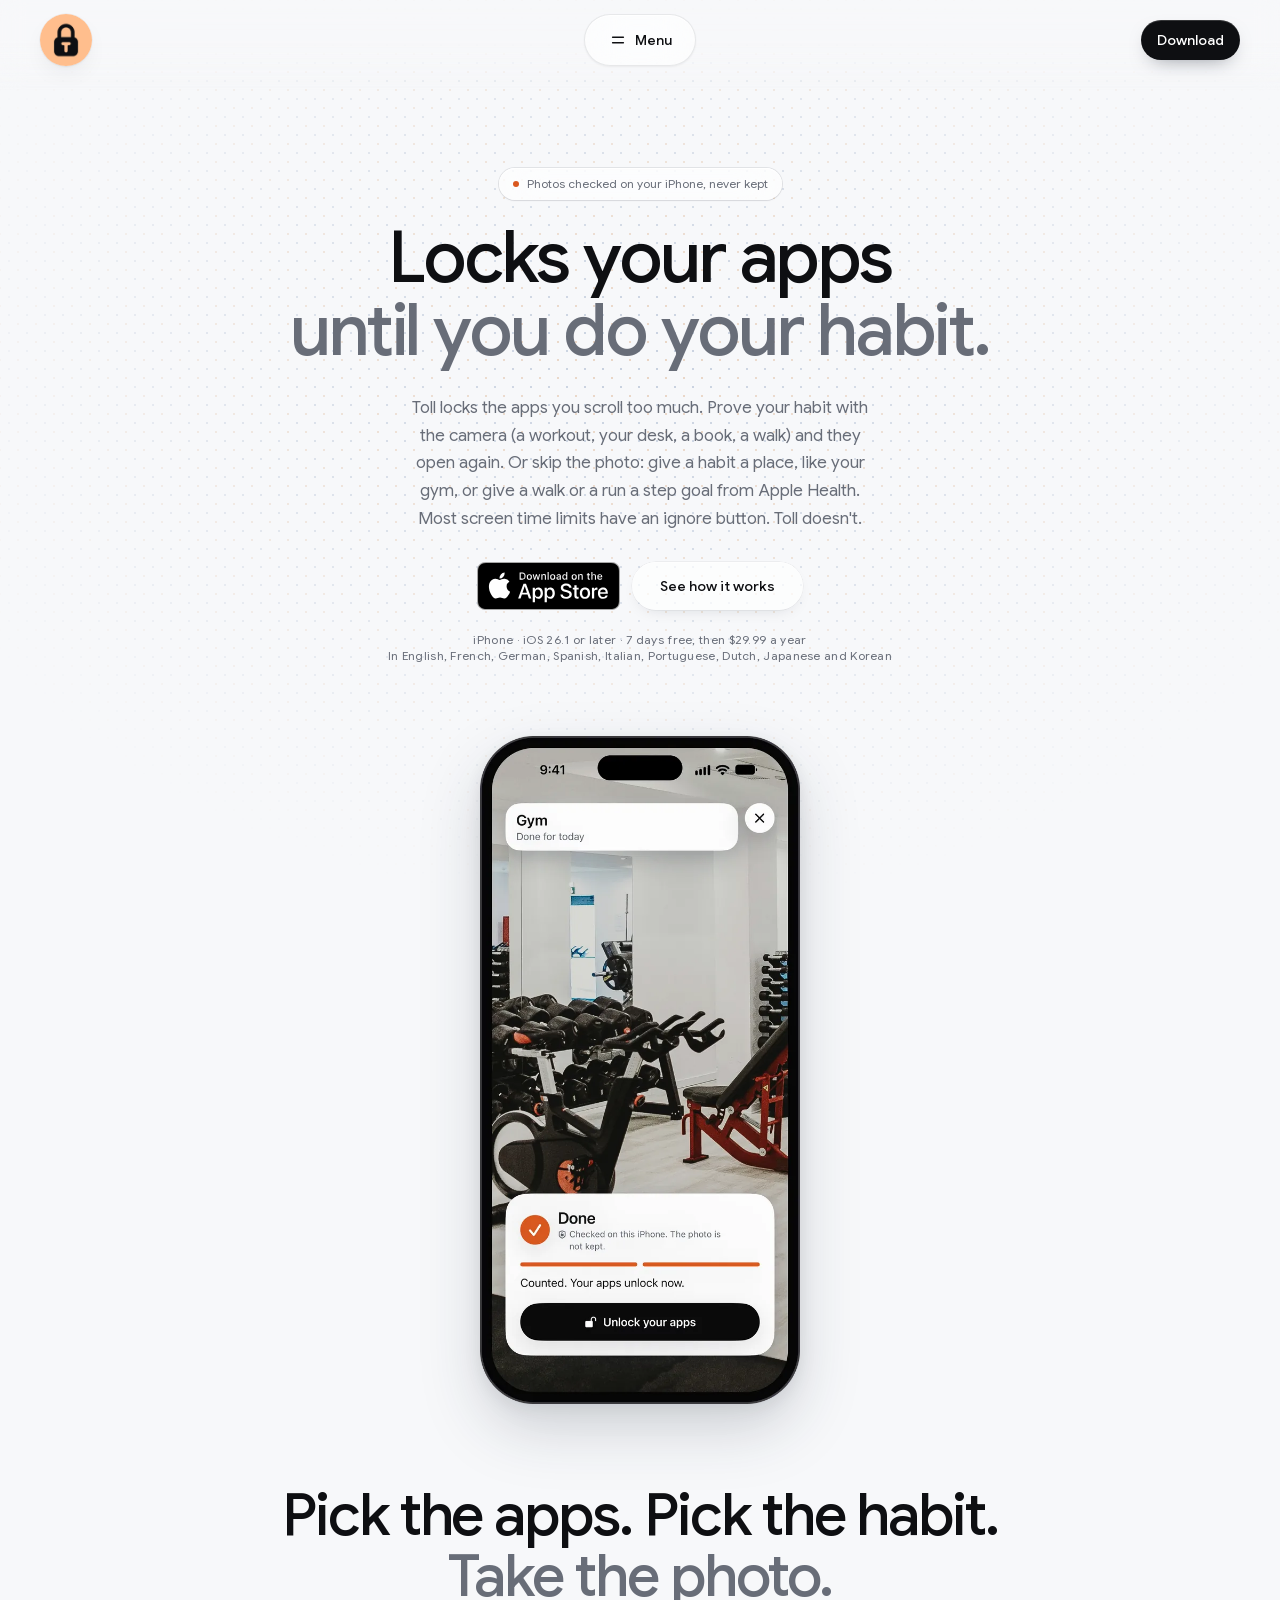
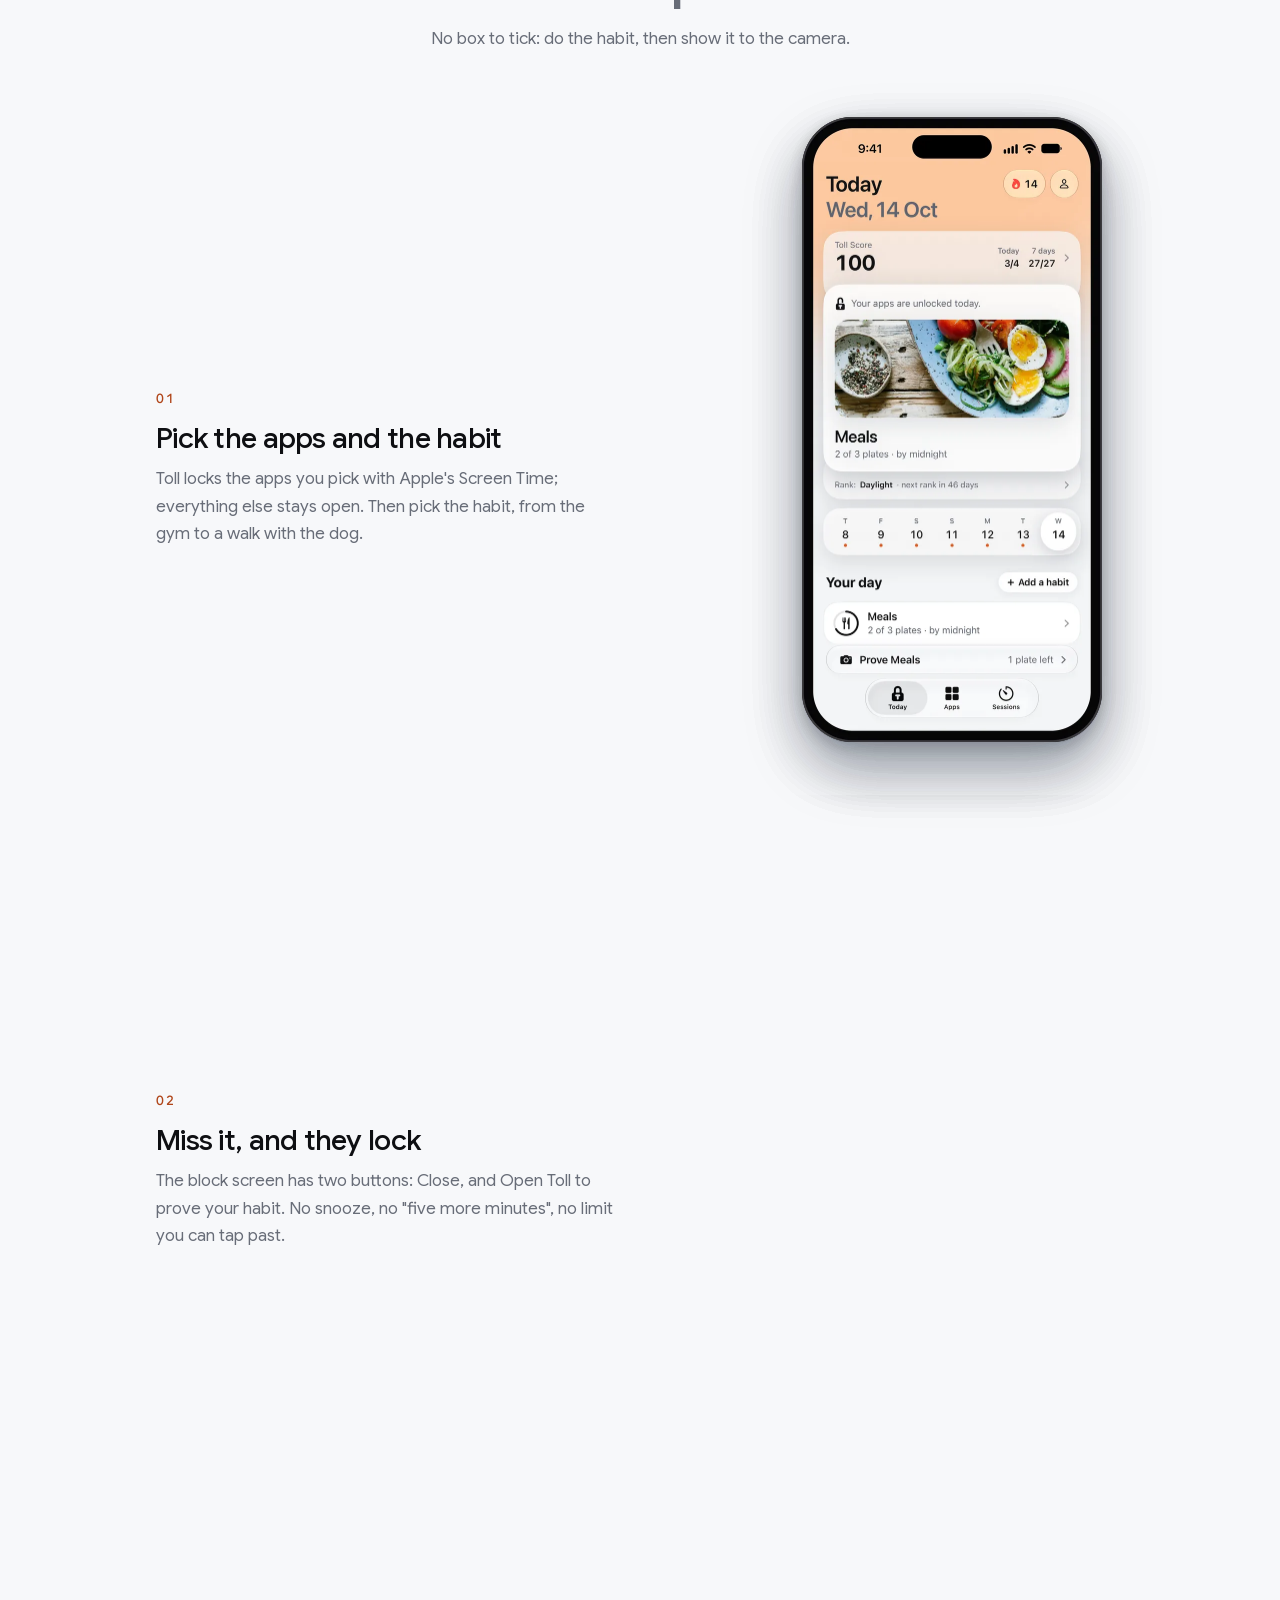
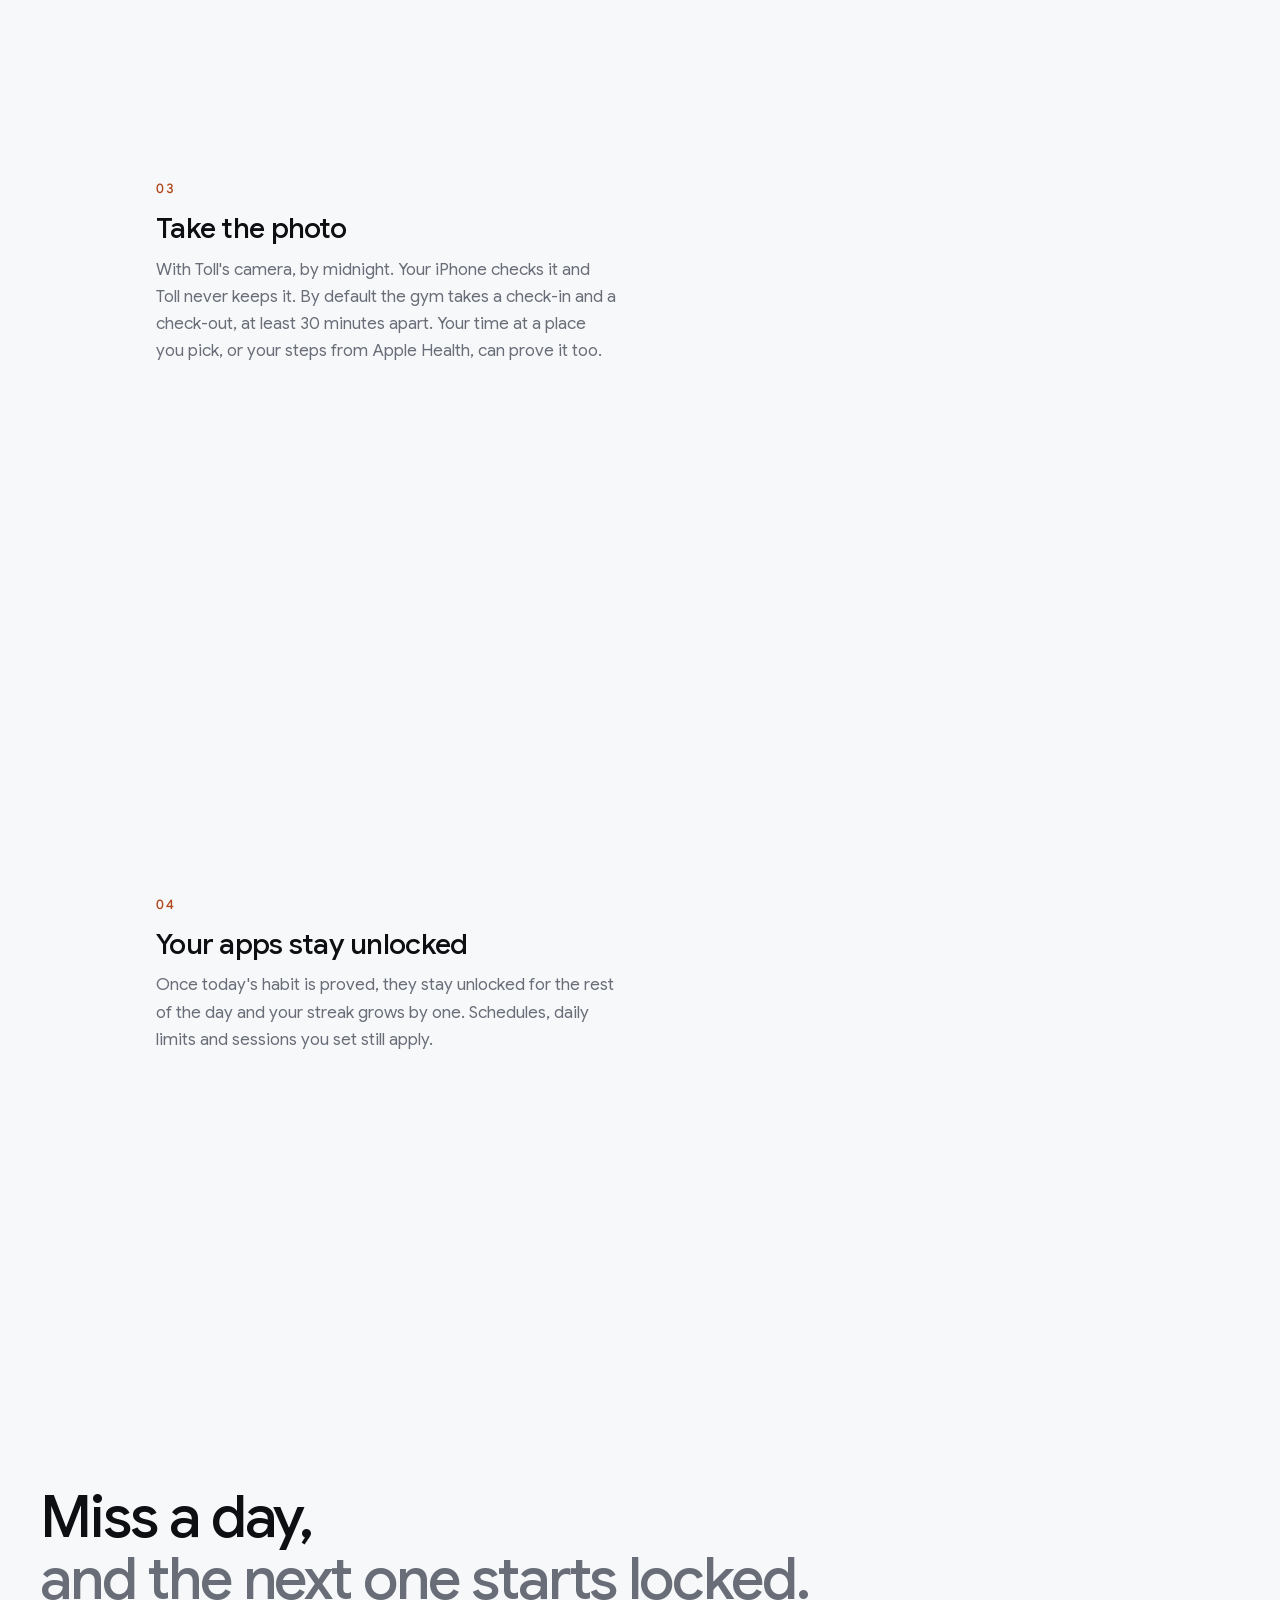
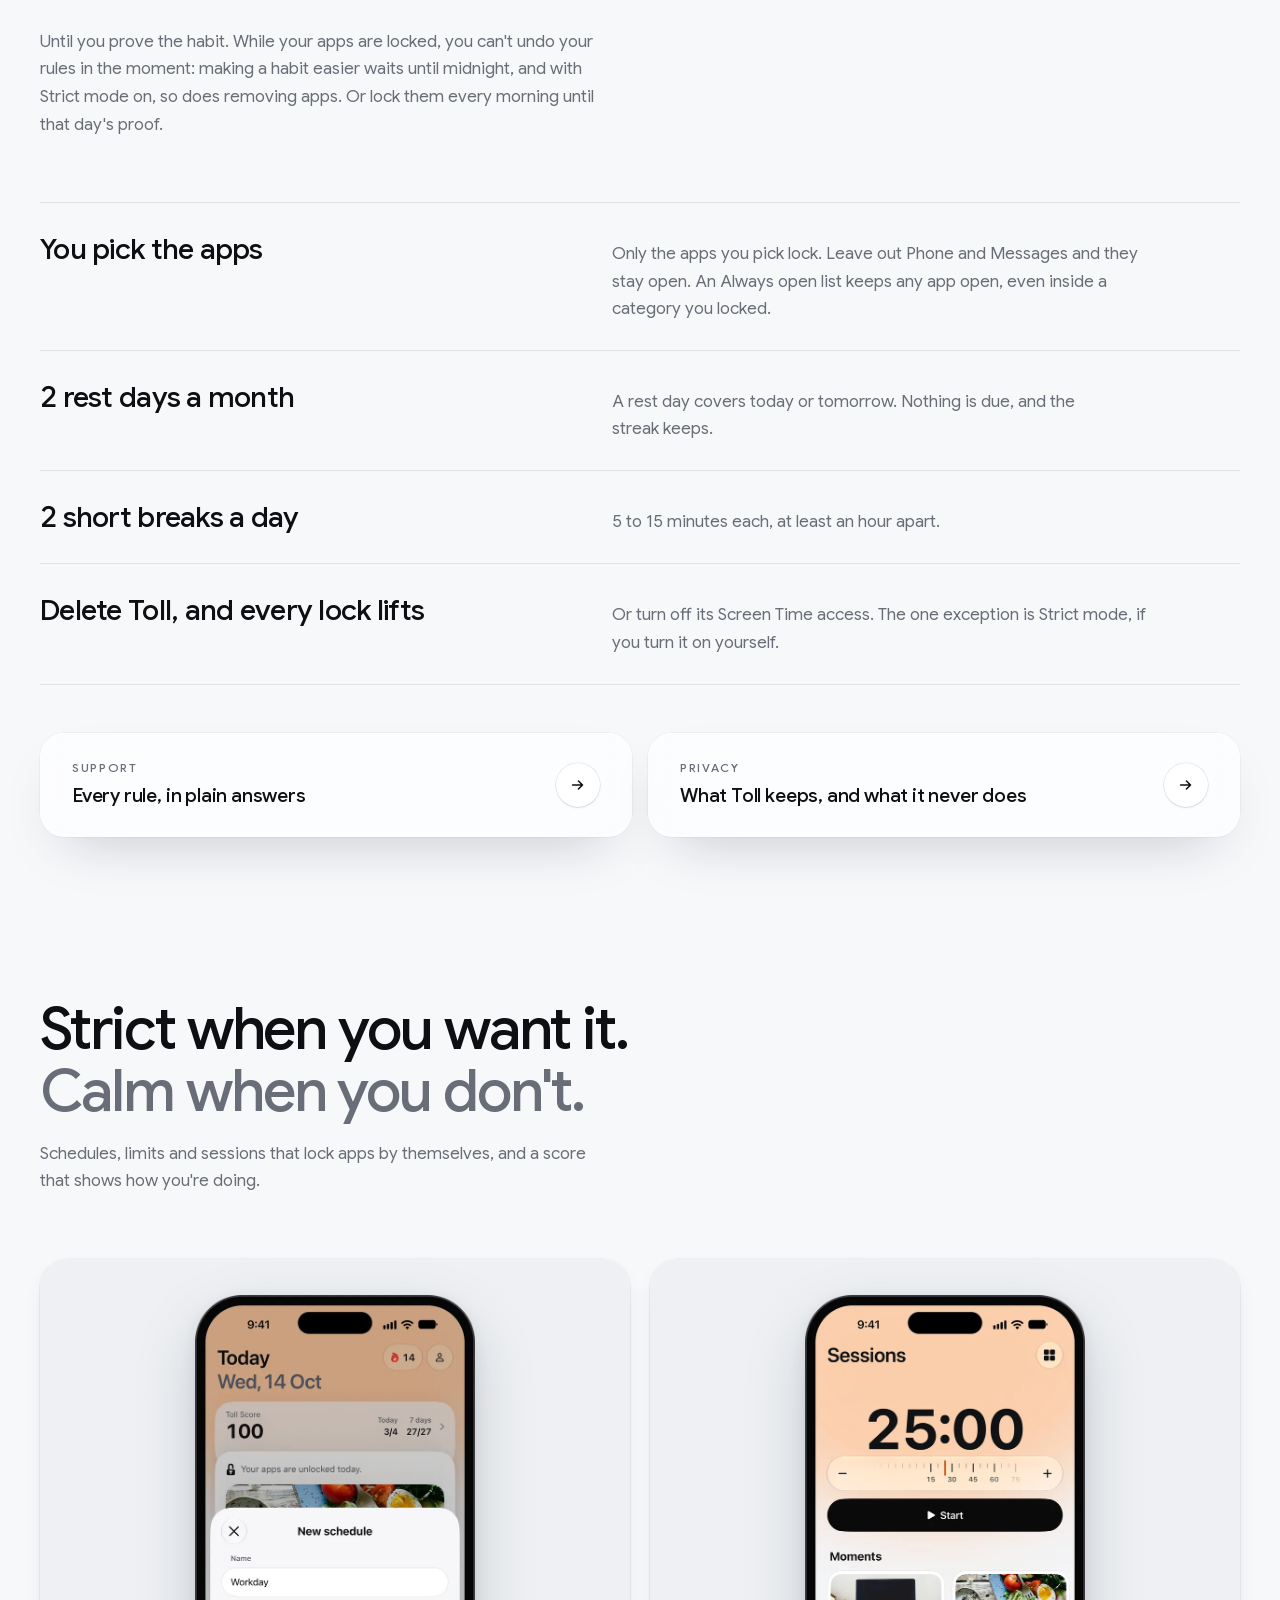
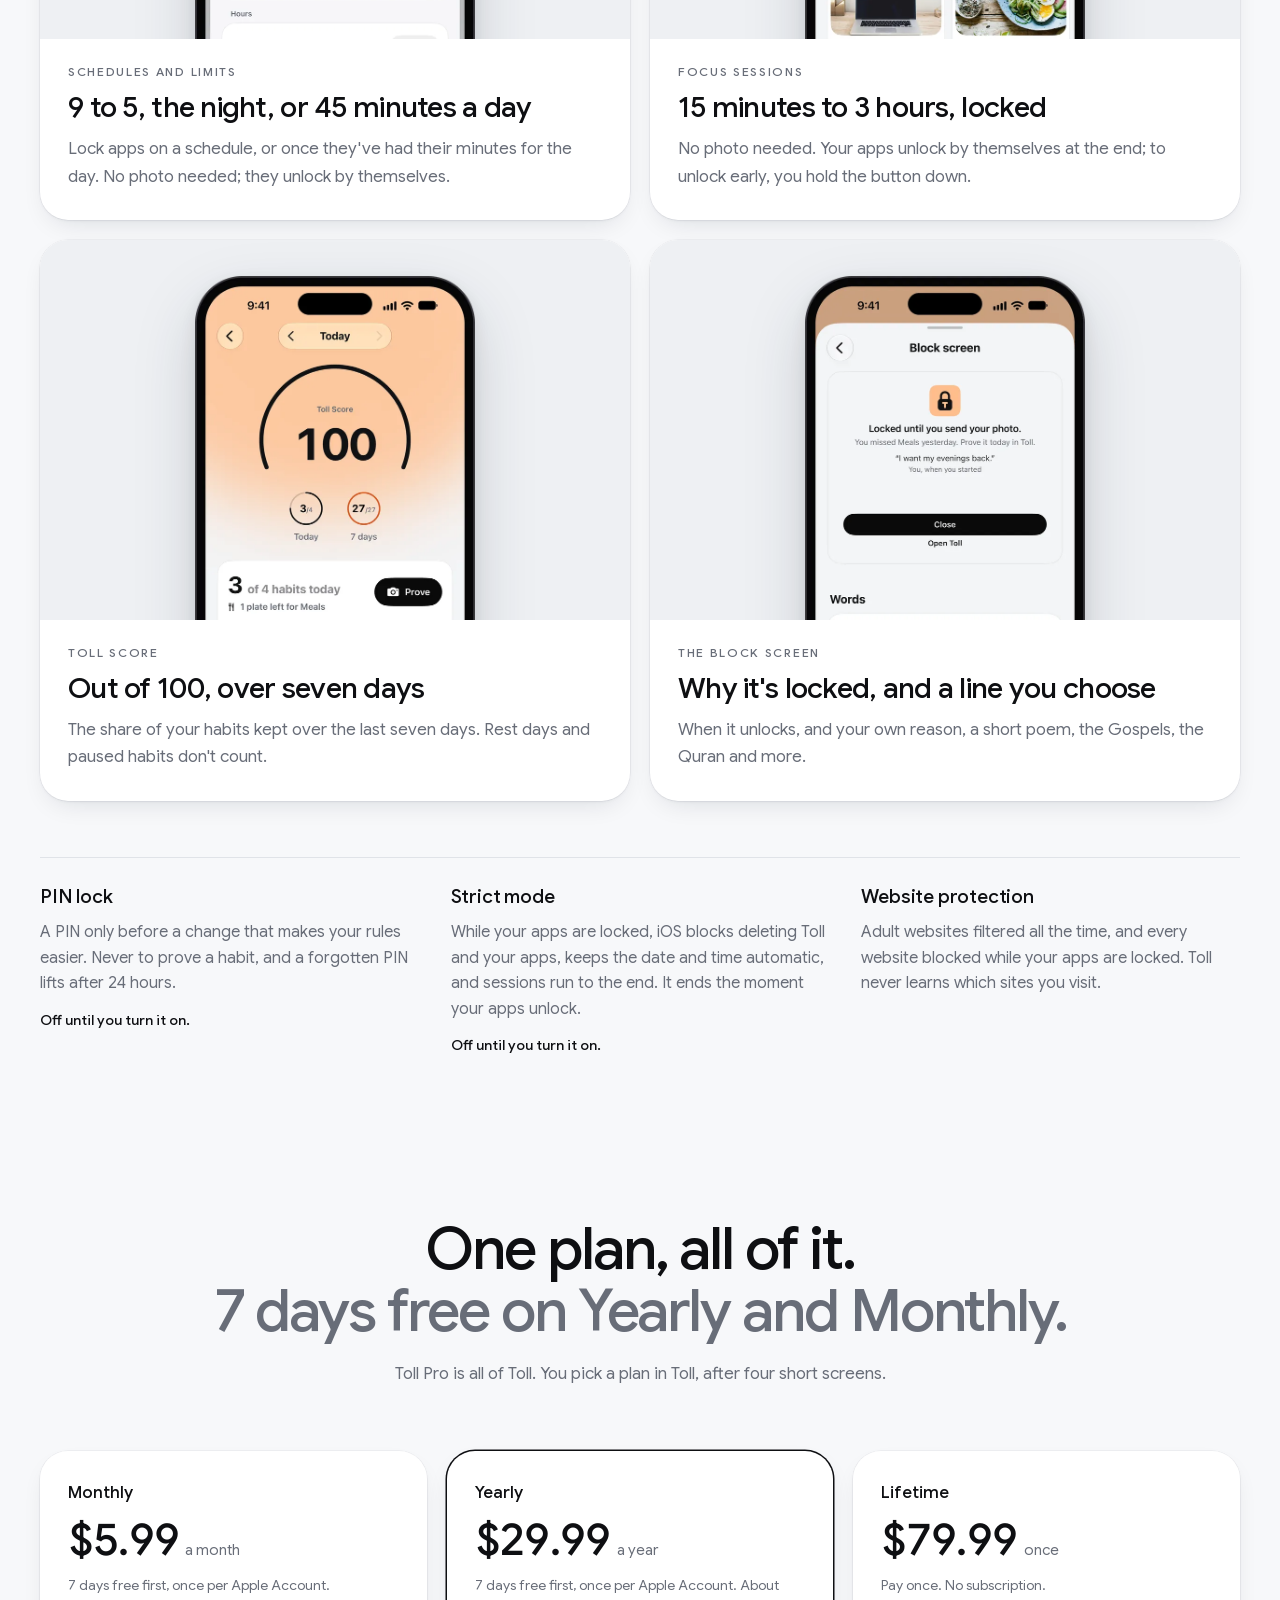
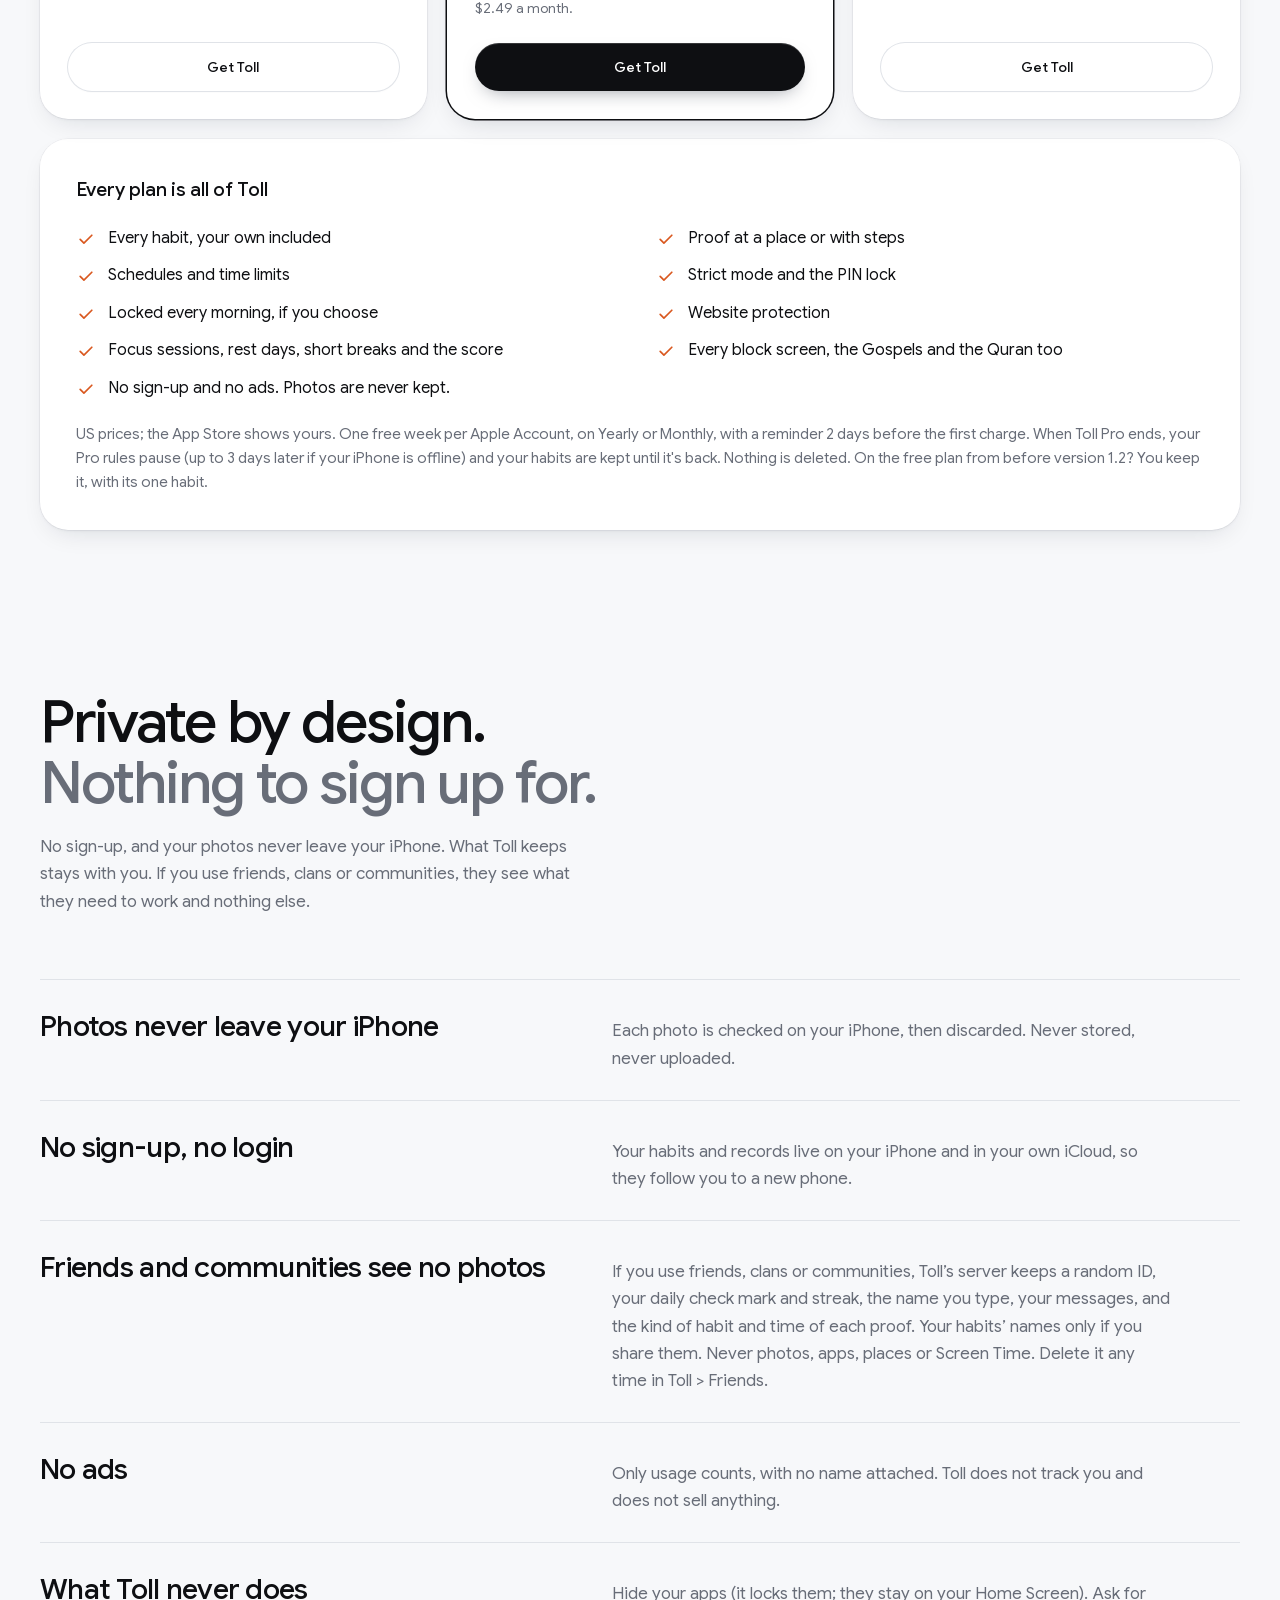
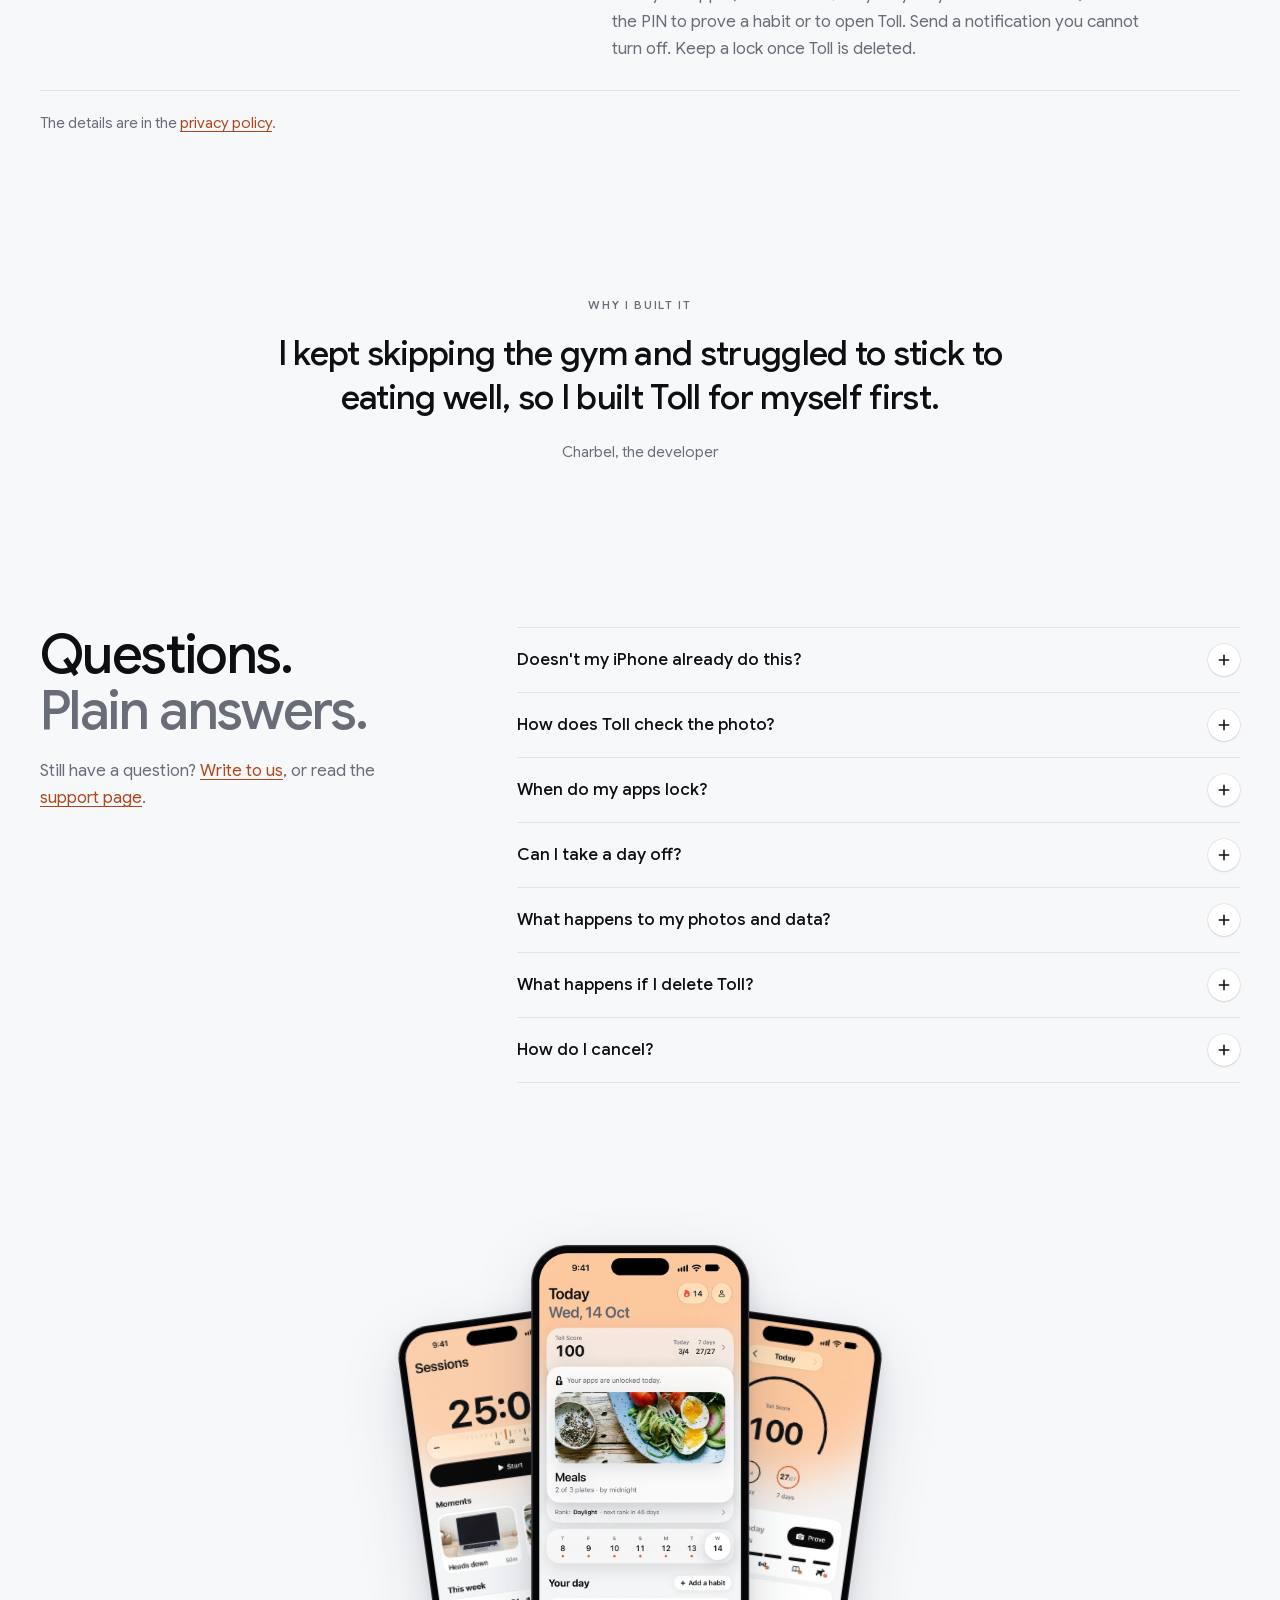
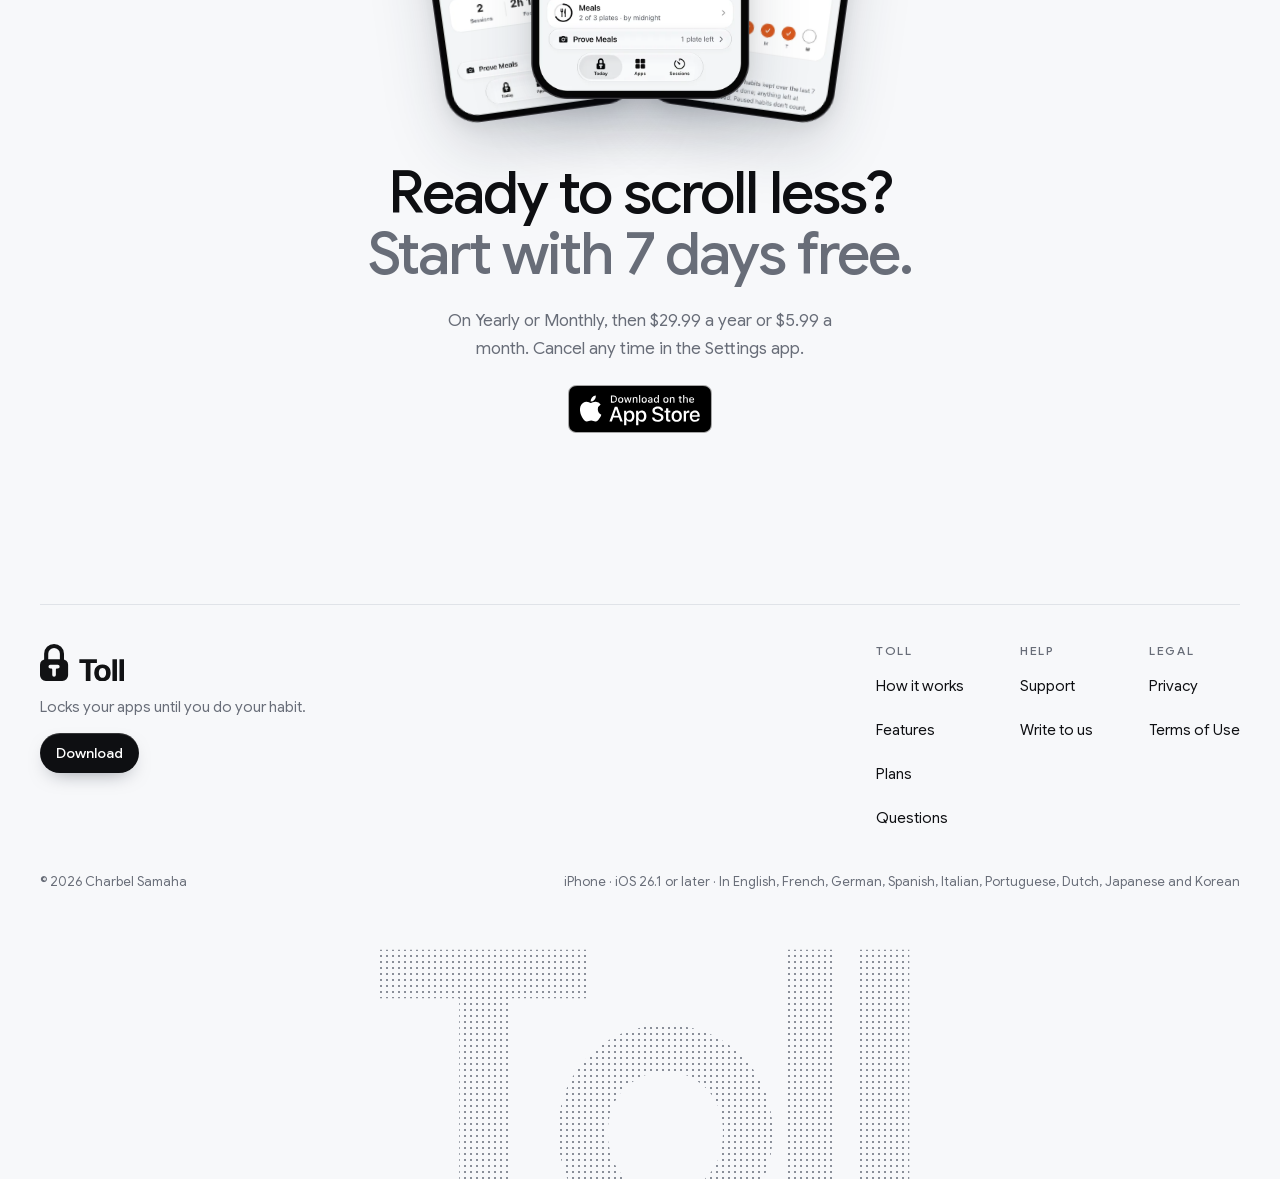
<file: index.html>
<!doctype html>
<html lang="en" data-theme="light">
<head>
  <meta charset="utf-8">
  <meta name="viewport" content="width=device-width, initial-scale=1, viewport-fit=cover">
  <title>Toll · Habit photos unlock your apps</title>
  <meta name="description" content="Toll locks the apps you scroll too much until you prove your habit with the camera, at a place like your gym, or with your steps. No ignore button. 7 days free, then $29.99 a year.">
  <link rel="canonical" href="https://tollapp.github.io/">
  <meta name="apple-itunes-app" content="app-id=6814730604">
  <meta name="theme-color" content="#F7F8FA">
  <meta name="color-scheme" content="light">
  <meta property="og:title" content="Toll: Habit Photos Unlock Apps">
  <meta property="og:description" content="It locks the apps you scroll too much until you prove your habit with the camera, at a place like your gym, or with your steps.">
  <meta property="og:type" content="website">
  <meta property="og:url" content="https://tollapp.github.io/">
  <meta property="og:image" content="https://tollapp.github.io/assets/og.png">
  <meta property="og:image:width" content="1200">
  <meta property="og:image:height" content="630">
  <meta property="og:image:alt" content="Toll's lock beside the line: Locks your apps until you do your habit. An iPhone shows a gym photo checked, with the button Unlock your apps.">
  <meta name="twitter:card" content="summary_large_image">
  <link rel="icon" href="assets/favicon.svg" type="image/svg+xml">
  <link rel="icon" href="assets/favicon-32.png" type="image/png" sizes="32x32">
  <link rel="apple-touch-icon" href="assets/apple-touch-icon.png">
  <link rel="preload" href="assets/fonts/google-sans-latin.woff2" as="font" type="font/woff2" crossorigin>
  <link rel="stylesheet" href="assets/style.css">
</head>
<body>
  <a class="skip" href="#main">Skip to the page</a>

  <div class="feather" aria-hidden="true"></div>
  <header class="nav">
    <a class="logo" href="./" aria-label="Toll, home"><img src="assets/icon.webp" width="52" height="52" alt=""></a>
    <button class="menu-pill glass-control" type="button" popovertarget="menu">
      <svg viewBox="0 0 20 20" aria-hidden="true"><path d="M4 7h12M4 13h12" stroke="currentColor" stroke-width="1.6" stroke-linecap="round"/></svg>
      <span>Menu</span>
    </button>
    <a class="btn btn-primary btn-sm nav-get" href="https://apps.apple.com/app/id6814730604">Download</a>
  </header>
  <div class="menu" id="menu" popover>
    <button class="menu-close" type="button" popovertarget="menu" popovertargetaction="hide">
      <svg viewBox="0 0 20 20" aria-hidden="true"><path d="M5.5 5.5l9 9M14.5 5.5l-9 9" stroke="currentColor" stroke-width="1.6" stroke-linecap="round"/></svg>
      <span>Close</span>
    </button>
    <nav class="menu-body" aria-label="Pages">
      <div class="menu-group">
        <p class="label item" style="--i:0">Toll</p>
        <a class="item" style="--i:1" href="./?to=how#how">How it works</a>
        <a class="item" style="--i:2" href="./?to=features#features">Features</a>
        <a class="item" style="--i:3" href="./?to=plans#plans">Plans</a>
        <a class="item" style="--i:4" href="./?to=questions#questions">Questions</a>
      </div>
      <div class="menu-group">
        <p class="label item" style="--i:1">Help</p>
        <a class="item" style="--i:2" href="support/">Support</a>
        <a class="item" style="--i:3" href="privacy/">Privacy</a>
        <a class="item" style="--i:4" href="mailto:csamaha655@gmail.com?subject=Toll">Write to us</a>
      </div>
      <div class="menu-foot item" style="--i:5">
        <a href="https://apps.apple.com/app/id6814730604">Download on the App Store</a>
        <a href="https://www.apple.com/legal/internet-services/itunes/dev/stdeula/">Terms of Use</a>
      </div>
    </nav>
  </div>

  <main id="main">
    <section class="hero" id="top" aria-labelledby="hero-title">
      <div class="hero-field" aria-hidden="true"></div>
      <div class="wrap hero-copy">
        <p class="chip rise" style="--d:0"><span class="chip-dot" aria-hidden="true"></span>Photos checked on your iPhone, never kept</p>
        <h1 id="hero-title" class="display two-tone rise" style="--d:1"><span>Locks your apps</span> <span>until you do your habit.</span></h1>
        <p class="lede rise" style="--d:2">Toll locks the apps you scroll too much. Prove your habit with the camera (a workout, your desk, a book, a walk) and they open again. Or skip the photo: give a habit a place, like your gym, or give a walk or a run a step goal from Apple Health. Most screen time limits have an ignore button. Toll doesn't.</p>
        <div class="hero-actions rise" style="--d:3">
          <a class="store-badge" href="https://apps.apple.com/app/id6814730604"><img src="assets/app-store-badge.svg" width="144" height="48" alt="Download on the App Store"></a>
          <a class="btn btn-glass" href="#how">See how it works</a>
        </div>
        <p class="meta rise" style="--d:4">iPhone · iOS 26.1 or later · 7 days free, then $29.99 a year<br>In English, French, German, Spanish, Italian, Portuguese, Dutch, Japanese and Korean</p>
      </div>
      <div class="hero-phone rise" style="--d:5">
        <img class="phone" src="assets/screens/unlock.webp" srcset="assets/screens/unlock.webp 600w, assets/screens/unlock-840.webp 840w" sizes="(max-width: 639px) 280px, 320px" width="600" height="1251" fetchpriority="high" alt="Toll's camera in a gym: a photo of dumbbell racks, a spin bike and a weight bench, marked Done and checked on this iPhone, the photo not kept. Counted. Your apps unlock now. A black button: Unlock your apps.">
      </div>
    </section>

    <section class="section story" id="how" aria-labelledby="how-title">
      <div class="wrap">
        <div class="head center reveal">
          <h2 id="how-title" class="title two-tone"><span>Pick the apps. Pick the habit.</span> <span>Take the photo.</span></h2>
          <p class="lede">No box to tick: do the habit, then show it to the camera.</p>
        </div>
        <div class="story-grid">
          <ol class="story-steps">
            <li class="story-step">
              <img class="phone step-phone" src="assets/screens/habits.webp" srcset="assets/screens/habits.webp 600w, assets/screens/habits-840.webp 840w" sizes="280px" width="600" height="1251" loading="lazy" decoding="async" alt="What will you prove? Pick one or more: Gym, Study, Read, Run, Outside, Meals, Walk the dog and Journal, each with what its photo shows.">
              <div class="step-text">
                <p class="step-num"><span class="sr">Step </span>01</p>
                <h3 class="heading">Pick the apps and the habit</h3>
                <p>Toll locks the apps you pick with Apple's Screen Time; everything else stays open. Then pick the habit, from the gym to a walk with the dog.</p>
              </div>
            </li>
            <li class="story-step">
              <img class="phone step-phone" src="assets/screens/shield.webp" srcset="assets/screens/shield.webp 600w, assets/screens/shield-840.webp 840w" sizes="280px" width="600" height="1251" loading="lazy" decoding="async" alt="Toll's block screen over a locked app: the Toll lock, Instagram is locked. Gym is still due today. Open Toll to prove it. Two buttons: Close and Open Toll.">
              <div class="step-text">
                <p class="step-num"><span class="sr">Step </span>02</p>
                <h3 class="heading">Miss it, and they lock</h3>
                <p>The block screen has two buttons: Close, and Open Toll to prove your habit. No snooze, no "five more minutes", no limit you can tap past.</p>
              </div>
            </li>
            <li class="story-step">
              <img class="phone step-phone" src="assets/screens/checkin.webp" srcset="assets/screens/checkin.webp 600w, assets/screens/checkin-840.webp 840w" sizes="280px" width="600" height="1251" loading="lazy" decoding="async" alt="Toll's camera in a gym: a photo of dumbbell racks, a spin bike and a weight bench, Checked in, checked on this iPhone, the photo not kept. Counted. Check out after 10:11 AM to finish.">
              <div class="step-text">
                <p class="step-num"><span class="sr">Step </span>03</p>
                <h3 class="heading">Take the photo</h3>
                <p>With Toll's camera, by midnight. Your iPhone checks it and Toll never keeps it. By default the gym takes a check-in and a check-out, at least 30 minutes apart. Your time at a place you pick, or your steps from Apple Health, can prove it too.</p>
              </div>
            </li>
            <li class="story-step">
              <img class="phone step-phone" src="assets/screens/home.webp" srcset="assets/screens/home.webp 600w, assets/screens/home-840.webp 840w" sizes="280px" width="600" height="1251" loading="lazy" decoding="async" alt="Toll's Today page: a 14-day streak, a score of 100, Your apps are unlocked today, a photo of Meals at 2 of 3 plates by midnight, the week strip with every day kept, and Prove Meals in the bar at the bottom.">
              <div class="step-text">
                <p class="step-num"><span class="sr">Step </span>04</p>
                <h3 class="heading">Your apps stay unlocked</h3>
                <p>Once today's habit is proved, they stay unlocked for the rest of the day and your streak grows by one. Schedules, daily limits and sessions you set still apply.</p>
              </div>
            </li>
          </ol>
          <div class="story-stage" aria-hidden="true">
            <div class="stage-pin">
              <div class="stage-dots"></div>
              <div class="stage-progress"><span><i></i></span><span><i></i></span><span><i></i></span><span><i></i></span></div>
              <div class="stage-phone">
                <img class="phone s1" src="assets/screens/habits.webp" srcset="assets/screens/habits.webp 600w, assets/screens/habits-840.webp 840w" sizes="300px" width="600" height="1251" loading="lazy" decoding="async" alt="">
                <img class="phone s2" src="assets/screens/shield.webp" srcset="assets/screens/shield.webp 600w, assets/screens/shield-840.webp 840w" sizes="300px" width="600" height="1251" loading="lazy" decoding="async" alt="">
                <img class="phone s3" src="assets/screens/checkin.webp" srcset="assets/screens/checkin.webp 600w, assets/screens/checkin-840.webp 840w" sizes="300px" width="600" height="1251" loading="lazy" decoding="async" alt="">
                <img class="phone s4" src="assets/screens/home.webp" srcset="assets/screens/home.webp 600w, assets/screens/home-840.webp 840w" sizes="300px" width="600" height="1251" loading="lazy" decoding="async" alt="">
              </div>
              <div class="stage-captions">
                <div class="stage-cap c1"><p class="step-num">01</p><h3 class="heading">Pick the apps and the habit</h3><p>Toll locks the apps you pick with Apple's Screen Time; everything else stays open. Then pick the habit, from the gym to a walk with the dog.</p></div>
                <div class="stage-cap c2"><p class="step-num">02</p><h3 class="heading">Miss it, and they lock</h3><p>The block screen has two buttons: Close, and Open Toll to prove your habit. No snooze, no "five more minutes", no limit you can tap past.</p></div>
                <div class="stage-cap c3"><p class="step-num">03</p><h3 class="heading">Take the photo</h3><p>With Toll's camera, by midnight. Your iPhone checks it and Toll never keeps it. By default the gym takes a check-in and a check-out, at least 30 minutes apart. Your time at a place you pick, or your steps from Apple Health, can prove it too.</p></div>
                <div class="stage-cap c4"><p class="step-num">04</p><h3 class="heading">Your apps stay unlocked</h3><p>Once today's habit is proved, they stay unlocked for the rest of the day and your streak grows by one. Schedules, daily limits and sessions you set still apply.</p></div>
              </div>
            </div>
          </div>
        </div>
      </div>
    </section>

    <section class="section" id="rules" aria-labelledby="rules-title">
      <div class="wrap">
        <div class="head reveal">
          <h2 id="rules-title" class="title two-tone"><span>Miss a day,</span> <span>and the next one starts locked.</span></h2>
          <p class="lede">Until you prove the habit. While your apps are locked, you can't undo your rules in the moment: making a habit easier waits until midnight, and with Strict mode on, so does removing apps. Or lock them every morning until that day's proof.</p>
        </div>
        <ul class="rows">
          <li class="row reveal"><h3 class="heading">You pick the apps</h3><p>Only the apps you pick lock. Leave out Phone and Messages and they stay open. An Always open list keeps any app open, even inside a category you locked.</p></li>
          <li class="row reveal"><h3 class="heading"><span class="num">2</span> rest days a month</h3><p>A rest day covers today or tomorrow. Nothing is due, and the streak keeps.</p></li>
          <li class="row reveal"><h3 class="heading"><span class="num">2</span> short breaks a day</h3><p>5 to 15 minutes each, at least an hour apart.</p></li>
          <li class="row reveal"><h3 class="heading">Delete Toll, and every lock lifts</h3><p>Or turn off its Screen Time access. The one exception is Strict mode, if you turn it on yourself.</p></li>
        </ul>
        <div class="link-cards">
          <a class="glass-card link-card reveal" href="support/">
            <span><span class="label">Support</span><b>Every rule, in plain answers</b></span>
            <span class="circle-arrow" aria-hidden="true"><svg class="arrow" viewBox="0 0 20 20"><path d="M4 10h11M10.5 5.5 15 10l-4.5 4.5" fill="none" stroke="currentColor" stroke-width="1.7" stroke-linecap="round" stroke-linejoin="round"/></svg></span>
          </a>
          <a class="glass-card link-card reveal" href="privacy/">
            <span><span class="label">Privacy</span><b>What Toll keeps, and what it never does</b></span>
            <span class="circle-arrow" aria-hidden="true"><svg class="arrow" viewBox="0 0 20 20"><path d="M4 10h11M10.5 5.5 15 10l-4.5 4.5" fill="none" stroke="currentColor" stroke-width="1.7" stroke-linecap="round" stroke-linejoin="round"/></svg></span>
          </a>
        </div>
      </div>
    </section>

    <section class="section" id="features" aria-labelledby="features-title">
      <div class="wrap">
        <div class="head reveal">
          <h2 id="features-title" class="title two-tone"><span>Strict when you want it.</span> <span>Calm when you don't.</span></h2>
          <p class="lede">Schedules, limits and sessions that lock apps by themselves, and a score that shows how you're doing.</p>
        </div>
        <div class="feature-grid">
          <article class="card feature reveal">
            <div class="feature-well"><img class="phone" src="assets/screens/schedule.webp" srcset="assets/screens/schedule.webp 600w, assets/screens/schedule-840.webp 840w" sizes="(max-width: 759px) 240px, 280px" width="600" height="1251" loading="lazy" decoding="async" alt="A new schedule in Toll: Workday, from 9:00 AM to 5:00 PM, Monday to Friday. Your apps lock from 9:00 AM to 5:00 PM on weekdays. They unlock by themselves after."></div>
            <div class="feature-text">
              <p class="label">Schedules and limits</p>
              <h3 class="heading">9 to 5, the night, or 45 minutes a day</h3>
              <p>Lock apps on a schedule, or once they've had their minutes for the day. No photo needed; they unlock by themselves.</p>
            </div>
          </article>
          <article class="card feature reveal">
            <div class="feature-well"><img class="phone" src="assets/screens/sessions.webp" srcset="assets/screens/sessions.webp 600w, assets/screens/sessions-840.webp 840w" sizes="(max-width: 759px) 240px, 280px" width="600" height="1251" loading="lazy" decoding="async" alt="Sessions in Toll: 25:00 on a dial of minutes and a Start button, Moments such as Heads down for 50 minutes and At the table for 45, and this week's 2 sessions, 2 hours 15 minutes of focus."></div>
            <div class="feature-text">
              <p class="label">Focus sessions</p>
              <h3 class="heading">15 minutes to 3 hours, locked</h3>
              <p>No photo needed. Your apps unlock by themselves at the end; to unlock early, you hold the button down.</p>
            </div>
          </article>
          <article class="card feature reveal">
            <div class="feature-well"><img class="phone" src="assets/screens/score.webp" srcset="assets/screens/score.webp 600w, assets/screens/score-840.webp 840w" sizes="(max-width: 759px) 240px, 280px" width="600" height="1251" loading="lazy" decoding="async" alt="Toll Score in Toll: 100, with 3 of 4 habits today and 27 of 27 kept over the last 7 days, a Prove button for the plate Meals still needs, and how the score works."></div>
            <div class="feature-text">
              <p class="label">Toll Score</p>
              <h3 class="heading">Out of 100, over seven days</h3>
              <p>The share of your habits kept over the last seven days. Rest days and paused habits don't count.</p>
            </div>
          </article>
          <article class="card feature reveal">
            <div class="feature-well"><img class="phone" src="assets/screens/blockscreens.webp" srcset="assets/screens/blockscreens.webp 600w, assets/screens/blockscreens-840.webp 840w" sizes="(max-width: 759px) 240px, 280px" width="600" height="1251" loading="lazy" decoding="async" alt="The Block screen page in Toll: a preview, Locked until you send your photo, with your own reason quoted, then the words to choose from: Just the basics, Your reason, Short poems, Did you know, The Gospels, The Quran."></div>
            <div class="feature-text">
              <p class="label">The block screen</p>
              <h3 class="heading">Why it's locked, and a line you choose</h3>
              <p>When it unlocks, and your own reason, a short poem, the Gospels, the Quran and more.</p>
            </div>
          </article>
        </div>
        <ul class="notes">
          <li class="reveal"><h3>PIN lock</h3><p>A PIN only before a change that makes your rules easier. Never to prove a habit, and a forgotten PIN lifts after 24 hours.</p><p class="off">Off until you turn it on.</p></li>
          <li class="reveal"><h3>Strict mode</h3><p>While your apps are locked, iOS blocks deleting Toll and your apps, keeps the date and time automatic, and sessions run to the end. It ends the moment your apps unlock.</p><p class="off">Off until you turn it on.</p></li>
          <li class="reveal"><h3>Website protection</h3><p>Adult websites filtered all the time, and every website blocked while your apps are locked. Toll never learns which sites you visit.</p></li>
        </ul>
      </div>
    </section>

    <section class="section" id="plans" aria-labelledby="plans-title">
      <div class="wrap">
        <div class="head center reveal">
          <h2 id="plans-title" class="title two-tone"><span>One plan, all of it.</span> <span>7 days free on Yearly and Monthly.</span></h2>
          <p class="lede">Toll Pro is all of Toll. You pick a plan in Toll, after four short screens.</p>
        </div>
        <div class="plans">
          <article class="card plan featured reveal">
            <h3>Yearly</h3>
            <p class="amount"><span class="num">$29.99</span> a year</p>
            <p class="plan-note">7 days free first, once per Apple Account. About $2.49 a month.</p>
            <a class="btn btn-primary" href="https://apps.apple.com/app/id6814730604">Get Toll</a>
          </article>
          <article class="card plan reveal">
            <h3>Monthly</h3>
            <p class="amount"><span class="num">$5.99</span> a month</p>
            <p class="plan-note">7 days free first, once per Apple Account.</p>
            <a class="btn btn-white" href="https://apps.apple.com/app/id6814730604">Get Toll</a>
          </article>
          <article class="card plan reveal">
            <h3>Lifetime</h3>
            <p class="amount"><span class="num">$79.99</span> once</p>
            <p class="plan-note">Pay once. No subscription.</p>
            <a class="btn btn-white" href="https://apps.apple.com/app/id6814730604">Get Toll</a>
          </article>
        </div>
        <div class="card included reveal">
          <h3>Every plan is all of Toll</h3>
          <ul class="checks">
            <li><svg viewBox="0 0 24 24" fill="none" stroke="currentColor" stroke-width="2" stroke-linecap="round" stroke-linejoin="round" aria-hidden="true"><path d="M5 12.5l4.5 4.5L19 7.5"/></svg><span>Every habit, your own included</span></li>
            <li><svg viewBox="0 0 24 24" fill="none" stroke="currentColor" stroke-width="2" stroke-linecap="round" stroke-linejoin="round" aria-hidden="true"><path d="M5 12.5l4.5 4.5L19 7.5"/></svg><span>Proof at a place or with steps</span></li>
            <li><svg viewBox="0 0 24 24" fill="none" stroke="currentColor" stroke-width="2" stroke-linecap="round" stroke-linejoin="round" aria-hidden="true"><path d="M5 12.5l4.5 4.5L19 7.5"/></svg><span>Schedules and time limits</span></li>
            <li><svg viewBox="0 0 24 24" fill="none" stroke="currentColor" stroke-width="2" stroke-linecap="round" stroke-linejoin="round" aria-hidden="true"><path d="M5 12.5l4.5 4.5L19 7.5"/></svg><span>Strict mode and the PIN lock</span></li>
            <li><svg viewBox="0 0 24 24" fill="none" stroke="currentColor" stroke-width="2" stroke-linecap="round" stroke-linejoin="round" aria-hidden="true"><path d="M5 12.5l4.5 4.5L19 7.5"/></svg><span>Locked every morning, if you choose</span></li>
            <li><svg viewBox="0 0 24 24" fill="none" stroke="currentColor" stroke-width="2" stroke-linecap="round" stroke-linejoin="round" aria-hidden="true"><path d="M5 12.5l4.5 4.5L19 7.5"/></svg><span>Website protection</span></li>
            <li><svg viewBox="0 0 24 24" fill="none" stroke="currentColor" stroke-width="2" stroke-linecap="round" stroke-linejoin="round" aria-hidden="true"><path d="M5 12.5l4.5 4.5L19 7.5"/></svg><span>Focus sessions, rest days, short breaks and the score</span></li>
            <li><svg viewBox="0 0 24 24" fill="none" stroke="currentColor" stroke-width="2" stroke-linecap="round" stroke-linejoin="round" aria-hidden="true"><path d="M5 12.5l4.5 4.5L19 7.5"/></svg><span>Every block screen, the Gospels and the Quran too</span></li>
            <li><svg viewBox="0 0 24 24" fill="none" stroke="currentColor" stroke-width="2" stroke-linecap="round" stroke-linejoin="round" aria-hidden="true"><path d="M5 12.5l4.5 4.5L19 7.5"/></svg><span>No sign-up and no ads. Photos are never kept.</span></li>
          </ul>
          <p class="small">US prices; the App Store shows yours. One free week per Apple Account, on Yearly or Monthly, with a reminder 2 days before the first charge. When Toll Pro ends, your Pro rules pause (up to 3 days later if your iPhone is offline) and your habits are kept until it's back. Nothing is deleted. On the free plan from before version 1.2? You keep it, with its one habit.</p>
        </div>
      </div>
    </section>

    <section class="section" id="private" aria-labelledby="private-title">
      <div class="wrap">
        <div class="head reveal">
          <h2 id="private-title" class="title two-tone"><span>Private by design.</span> <span>Nothing to sign up for.</span></h2>
          <p class="lede">No sign-up, and your photos never leave your iPhone. What Toll keeps stays with you. If you use friends, clans or communities, they see what they need to work and nothing else.</p>
        </div>
        <ul class="rows">
          <li class="row reveal"><h3 class="heading">Photos never leave your iPhone</h3><p>Each photo is checked on your iPhone, then discarded. Never stored, never uploaded.</p></li>
          <li class="row reveal"><h3 class="heading">No sign-up, no login</h3><p>Your habits and records live on your iPhone and in your own iCloud, so they follow you to a new phone.</p></li>
          <li class="row reveal"><h3 class="heading">Friends and communities see no photos</h3><p>If you use friends, clans or communities, Toll&rsquo;s server keeps a random ID, your daily check mark and streak, the name you type, your messages, and the kind of habit and time of each proof. Your habits&rsquo; names only if you share them. Never photos, apps, places or Screen&nbsp;Time. Delete it any time in Toll&nbsp;&gt;&nbsp;Friends.</p></li>
          <li class="row reveal"><h3 class="heading">No ads</h3><p>Only usage counts, with no name attached. Toll does not track you and does not sell anything.</p></li>
          <li class="row reveal"><h3 class="heading">What Toll never does</h3><p>Hide your apps (it locks them; they stay on your Home Screen). Ask for the PIN to prove a habit or to open Toll. Send a notification you cannot turn off. Keep a lock once Toll is deleted.</p></li>
        </ul>
        <p class="small after-rows">The details are in the <a class="link" href="privacy/">privacy policy</a>.</p>
      </div>
    </section>

    <section class="section" aria-labelledby="why-title">
      <div class="wrap">
        <figure class="founder reveal">
          <h2 id="why-title" class="label">Why I built it</h2>
          <blockquote><p>I kept skipping the gym and struggled to stick to eating well, so I built Toll for myself first.</p></blockquote>
          <figcaption>Charbel, the developer</figcaption>
        </figure>
      </div>
    </section>

    <section class="section" id="questions" aria-labelledby="questions-title">
      <div class="wrap faq-layout">
        <div class="faq-side">
          <h2 id="questions-title" class="title-2 two-tone"><span>Questions.</span> <span>Plain answers.</span></h2>
          <p class="muted">Still have a question? <a class="link" href="mailto:csamaha655@gmail.com?subject=Toll">Write to us</a>, or read the <a class="link" href="support/">support page</a>.</p>
        </div>
        <div class="faq">
          <details>
            <summary>Doesn't my iPhone already do this?<i aria-hidden="true"><svg viewBox="0 0 14 14" fill="none" stroke="currentColor" stroke-width="1.8" stroke-linecap="round"><path d="M7 1.5v11M1.5 7h11"/></svg></i></summary>
            <div><p>Screen Time's own limits come with Ignore Limit: one more minute, or the rest of the day. Toll uses Screen Time to lock the apps, but its block screen has no such button: Close, or Open Toll to take the photo.</p></div>
          </details>
          <details>
            <summary>How does Toll check the photo?<i aria-hidden="true"><svg viewBox="0 0 14 14" fill="none" stroke="currentColor" stroke-width="1.8" stroke-linecap="round"><path d="M7 1.5v11M1.5 7h11"/></svg></i></summary>
            <div><p>With Toll's own camera, live only: there is no photo library, so an old photo can't count. Your iPhone checks that the photo shows the habit, with Apple's on-device model on iPhones with Apple Intelligence and Apple's on-device image analysis on others. Then the photo is discarded.</p><p>By default the gym takes a check-in and a check-out at least 30 minutes apart, meals one photo per meal, study one photo of your desk with a laptop, book or notes.</p><p>Or skip the photo. At a place: Toll checks you in when you arrive, and the habit is done once you've stayed 15 minutes to 2 hours, as you choose. With steps: a walk or a run is done once Apple Health counts your goal, from 3,000 to 15,000 steps a day; steps typed into Health by hand don't count.</p></div>
          </details>
          <details>
            <summary>When do my apps lock?<i aria-hidden="true"><svg viewBox="0 0 14 14" fill="none" stroke="currentColor" stroke-width="1.8" stroke-linecap="round"><path d="M7 1.5v11M1.5 7h11"/></svg></i></summary>
            <div><p>After a missed day: take each day's photos by midnight and the next day starts unlocked; miss one, and the next day starts locked until that day's habits are done. A habit never locks anything on the day it was made. To lock every morning until that day's photo instead: Settings, When apps lock, Every morning.</p><p>Schedules lock between their times, time limits once their minutes are used, and sessions until they end.</p></div>
          </details>
          <details>
            <summary>Can I take a day off?<i aria-hidden="true"><svg viewBox="0 0 14 14" fill="none" stroke="currentColor" stroke-width="1.8" stroke-linecap="round"><path d="M7 1.5v11M1.5 7h11"/></svg></i></summary>
            <div><p>Two rest days a month. A rest day covers one day: nothing is due and the streak keeps. For a few minutes instead, take a short break: up to two a day, 5 to 15 minutes each, at least an hour apart (not while Strict mode holds your apps).</p></div>
          </details>
          <details>
            <summary>What happens to my photos and data?<i aria-hidden="true"><svg viewBox="0 0 14 14" fill="none" stroke="currentColor" stroke-width="1.8" stroke-linecap="round"><path d="M7 1.5v11M1.5 7h11"/></svg></i></summary>
            <div><p>Photos are checked on your iPhone and never stored or uploaded. Your habits and records stay on your iPhone and in your own iCloud. Toll has no sign-up and no ads; its usage counts carry no name. If you use friends, clans or communities, Toll&rsquo;s server keeps a random ID, your daily check mark and streak, the name you type, your messages, and the kind of habit and time of each proof; your habits&rsquo; names only if you share them; never photos, apps, places or Screen&nbsp;Time. Delete it any time in Toll&nbsp;&gt;&nbsp;Friends. The <a class="link" href="privacy/">privacy policy</a> lists every count.</p></div>
          </details>
          <details>
            <summary>What happens if I delete Toll?<i aria-hidden="true"><svg viewBox="0 0 14 14" fill="none" stroke="currentColor" stroke-width="1.8" stroke-linecap="round"><path d="M7 1.5v11M1.5 7h11"/></svg></i></summary>
            <div><p>Every lock goes with it. With Strict mode on, iOS lets you delete apps only while they're unlocked. With iCloud on, your habits, rules and photo records come back when you install Toll again; you pick the apps to lock again.</p></div>
          </details>
          <details>
            <summary>How do I cancel?<i aria-hidden="true"><svg viewBox="0 0 14 14" fill="none" stroke="currentColor" stroke-width="1.8" stroke-linecap="round"><path d="M7 1.5v11M1.5 7h11"/></svg></i></summary>
            <div><p>Open the Settings app, tap your name, then Subscriptions, then Toll. During a free week, Toll reminds you 2 days before the first charge. Cancel at least 24 hours before the period ends to avoid the next charge.</p></div>
          </details>
        </div>
      </div>
    </section>

    <section class="final" aria-labelledby="final-title">
      <div class="wrap final-inner">
        <div class="fan" aria-hidden="true">
          <img class="phone f1" src="assets/screens/sessions.webp" srcset="assets/screens/sessions.webp 600w, assets/screens/sessions-840.webp 840w" sizes="220px" width="600" height="1251" loading="lazy" decoding="async" alt="">
          <img class="phone f3" src="assets/screens/score.webp" srcset="assets/screens/score.webp 600w, assets/screens/score-840.webp 840w" sizes="220px" width="600" height="1251" loading="lazy" decoding="async" alt="">
          <img class="phone f2" src="assets/screens/home.webp" srcset="assets/screens/home.webp 600w, assets/screens/home-840.webp 840w" sizes="240px" width="600" height="1251" loading="lazy" decoding="async" alt="">
        </div>
        <div class="final-copy reveal">
          <h2 id="final-title" class="title two-tone"><span>Ready to scroll less?</span> <span>Start with 7 days free.</span></h2>
          <p class="lede">On Yearly or Monthly, then $29.99 a year or $5.99 a month. Cancel any time in the Settings app.</p>
          <a class="store-badge" href="https://apps.apple.com/app/id6814730604"><img src="assets/app-store-badge.svg" width="144" height="48" loading="lazy" alt="Download on the App Store"></a>
        </div>
      </div>
    </section>
  </main>

  <footer class="footer">
    <div class="wrap foot-grid">
      <div class="foot-brand">
        <img src="assets/lockup.svg" width="222" height="100" alt="Toll">
        <p>Locks your apps until you do your habit.</p>
        <a class="btn btn-primary btn-sm" href="https://apps.apple.com/app/id6814730604">Download</a>
      </div>
      <nav class="foot-cols" aria-label="More">
        <div><p class="label">Toll</p><a href="#how">How it works</a><a href="#features">Features</a><a href="#plans">Plans</a><a href="#questions">Questions</a></div>
        <div><p class="label">Help</p><a href="support/">Support</a><a href="mailto:csamaha655@gmail.com?subject=Toll">Write to us</a></div>
        <div><p class="label">Legal</p><a href="privacy/">Privacy</a><a href="https://www.apple.com/legal/internet-services/itunes/dev/stdeula/">Terms of Use</a></div>
      </nav>
    </div>
    <div class="wrap foot-row"><p>© 2026 Charbel Samaha</p><p>iPhone · iOS 26.1 or later · In English, French, German, Spanish, Italian, Portuguese, Dutch, Japanese and Korean</p></div>
    <div class="wordmark dot-matrix" aria-hidden="true">Toll</div>
  </footer>
</body>
</html>
</file>
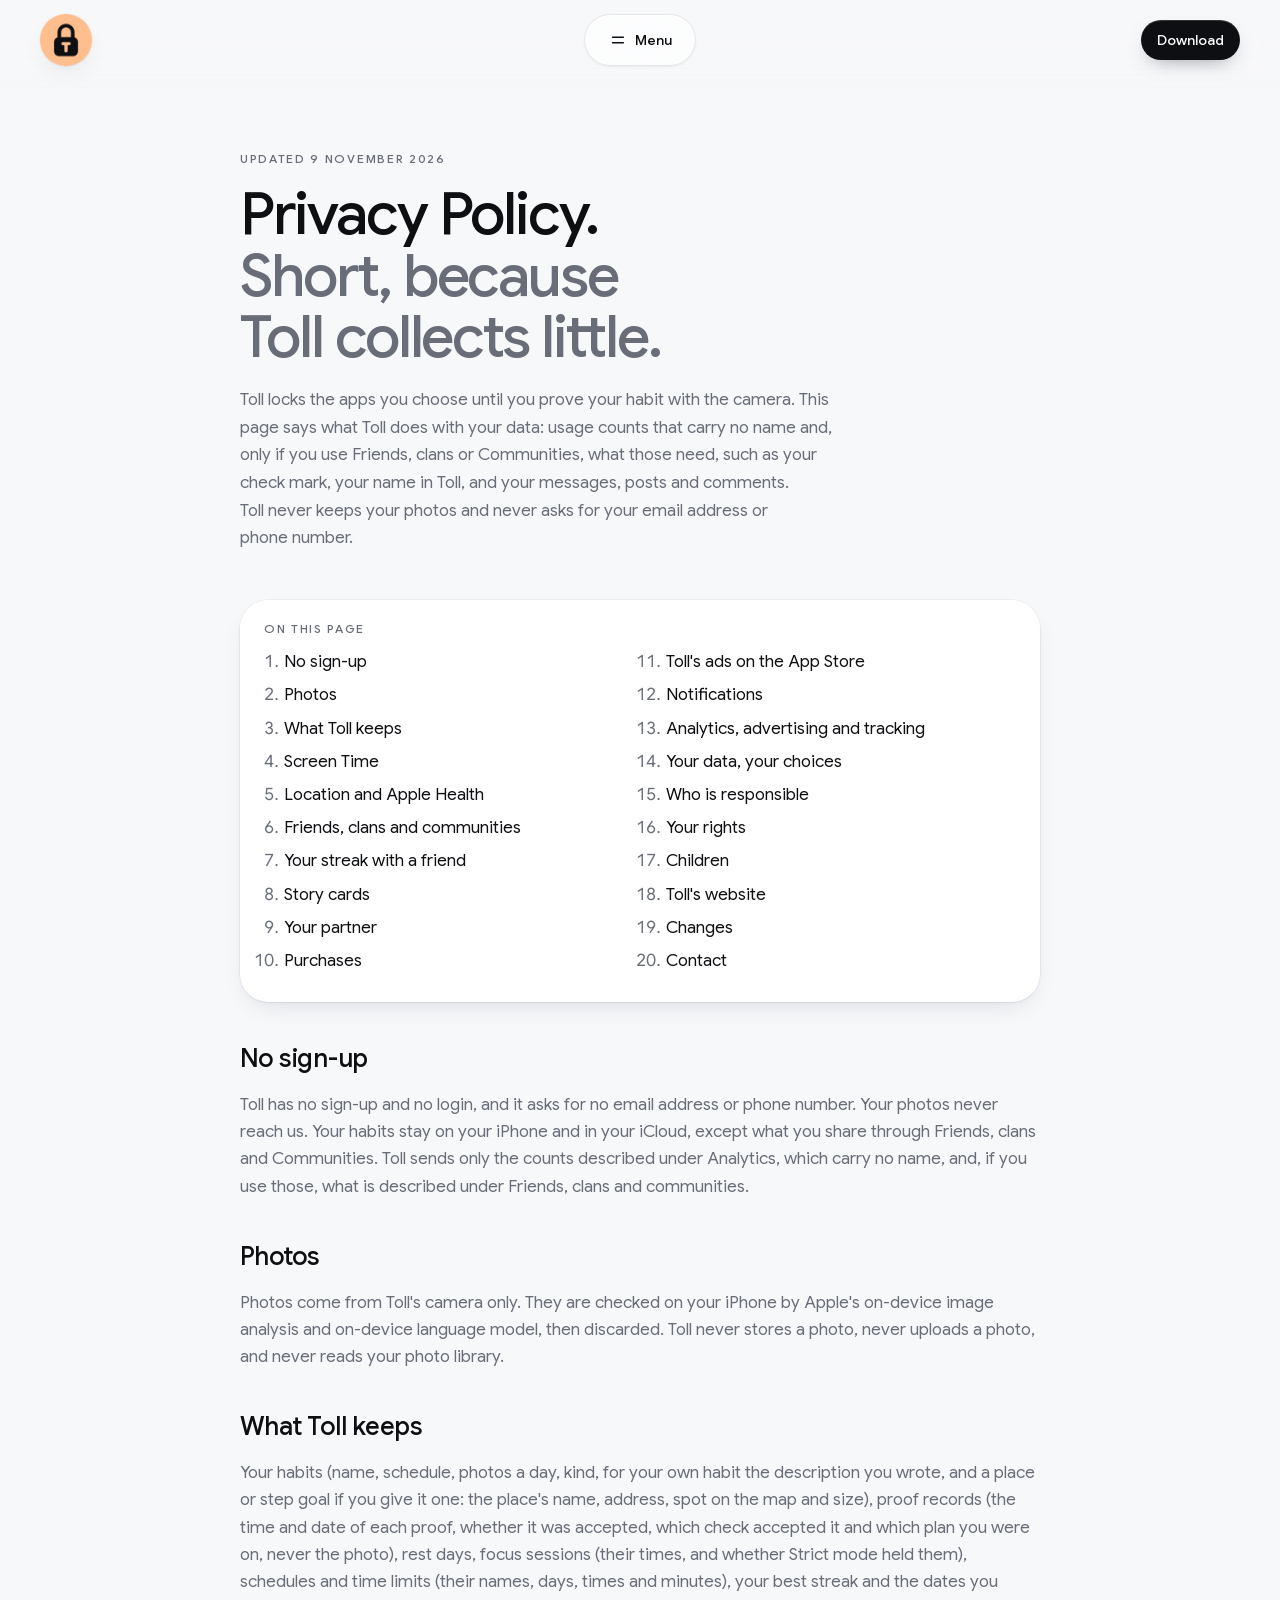
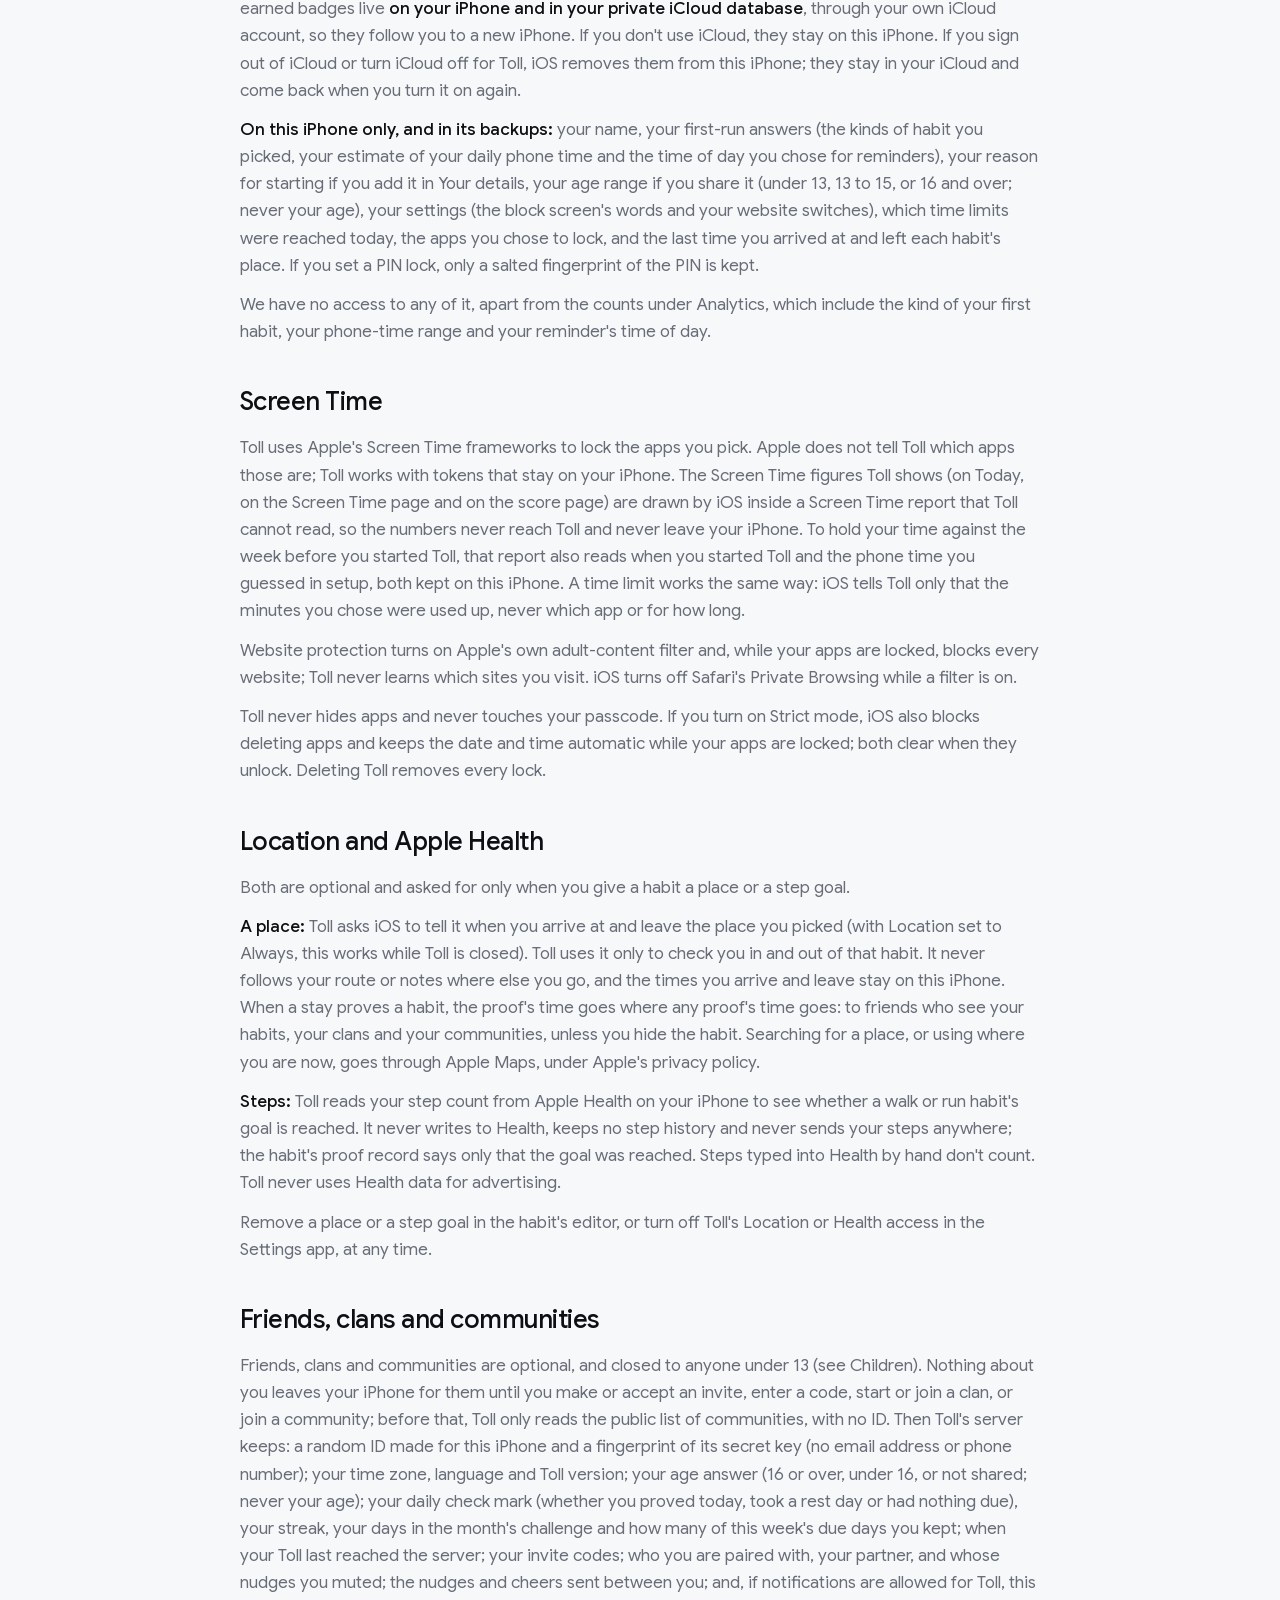
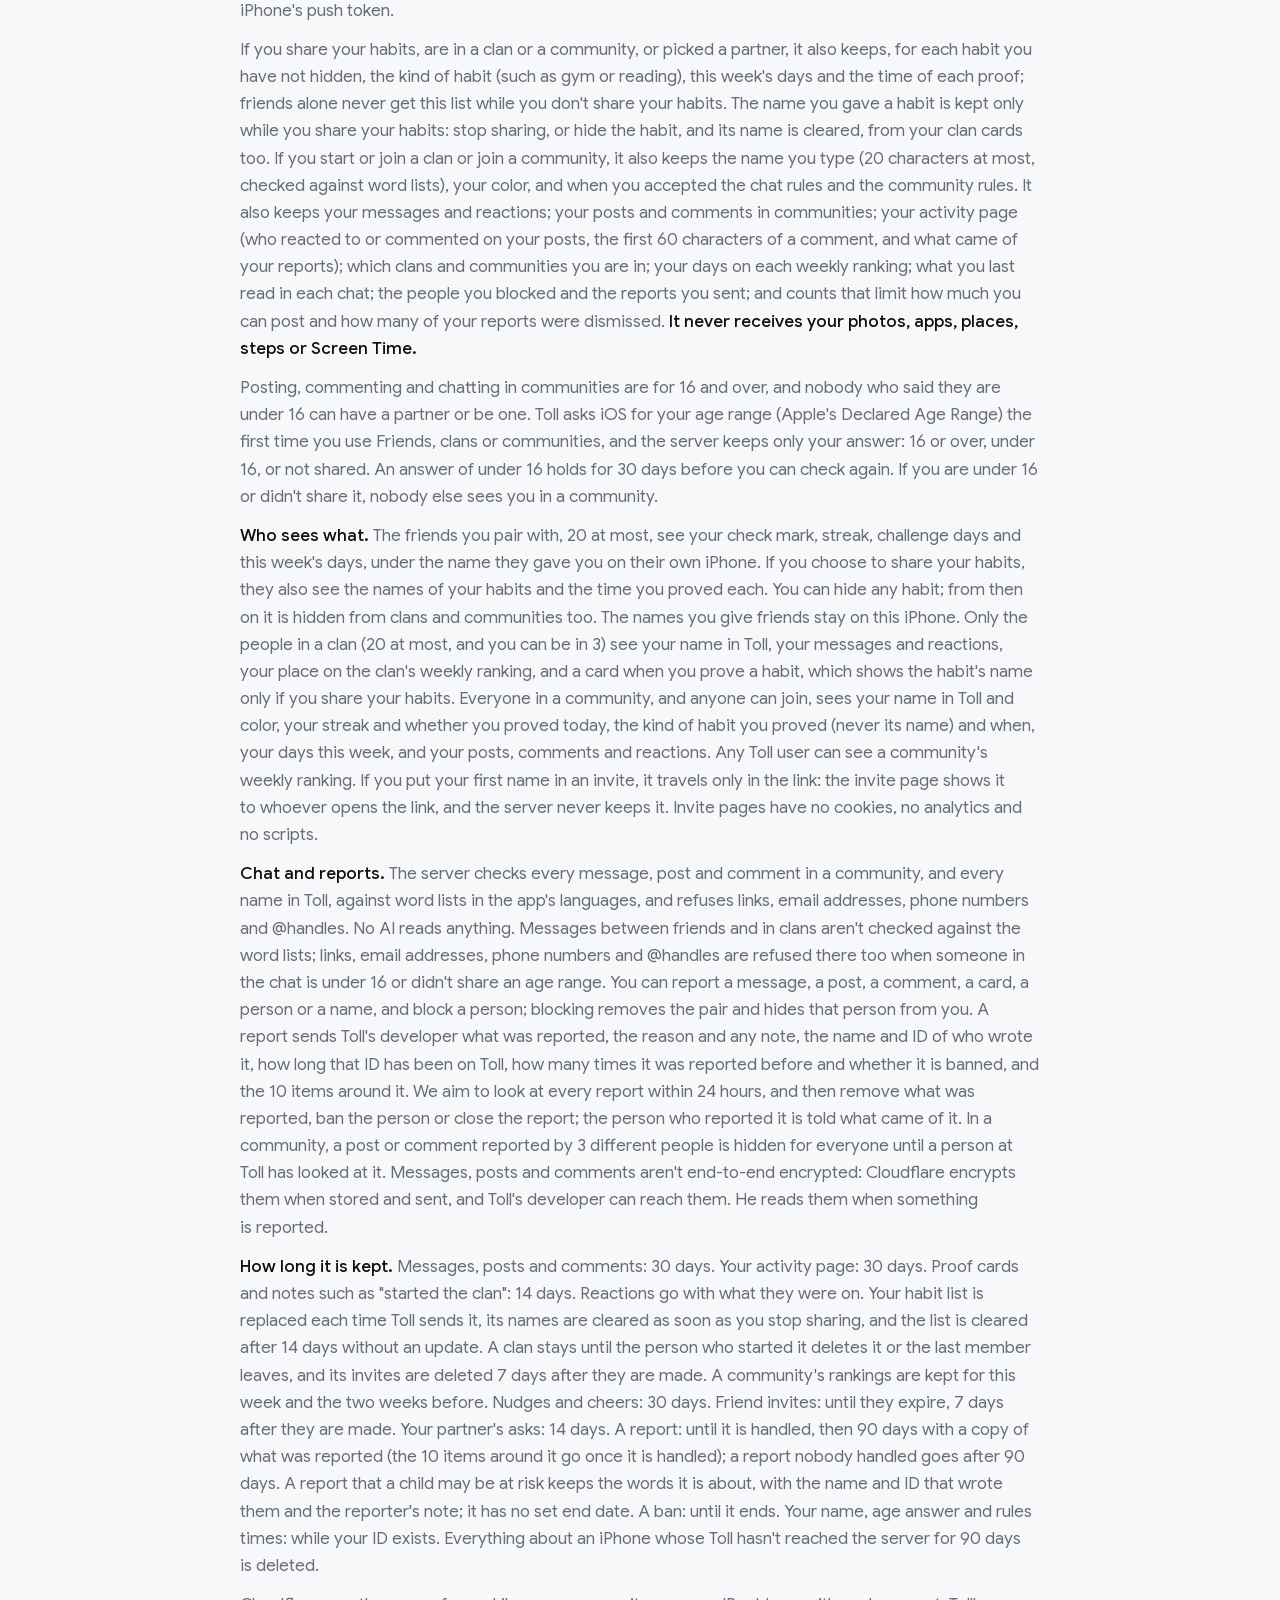
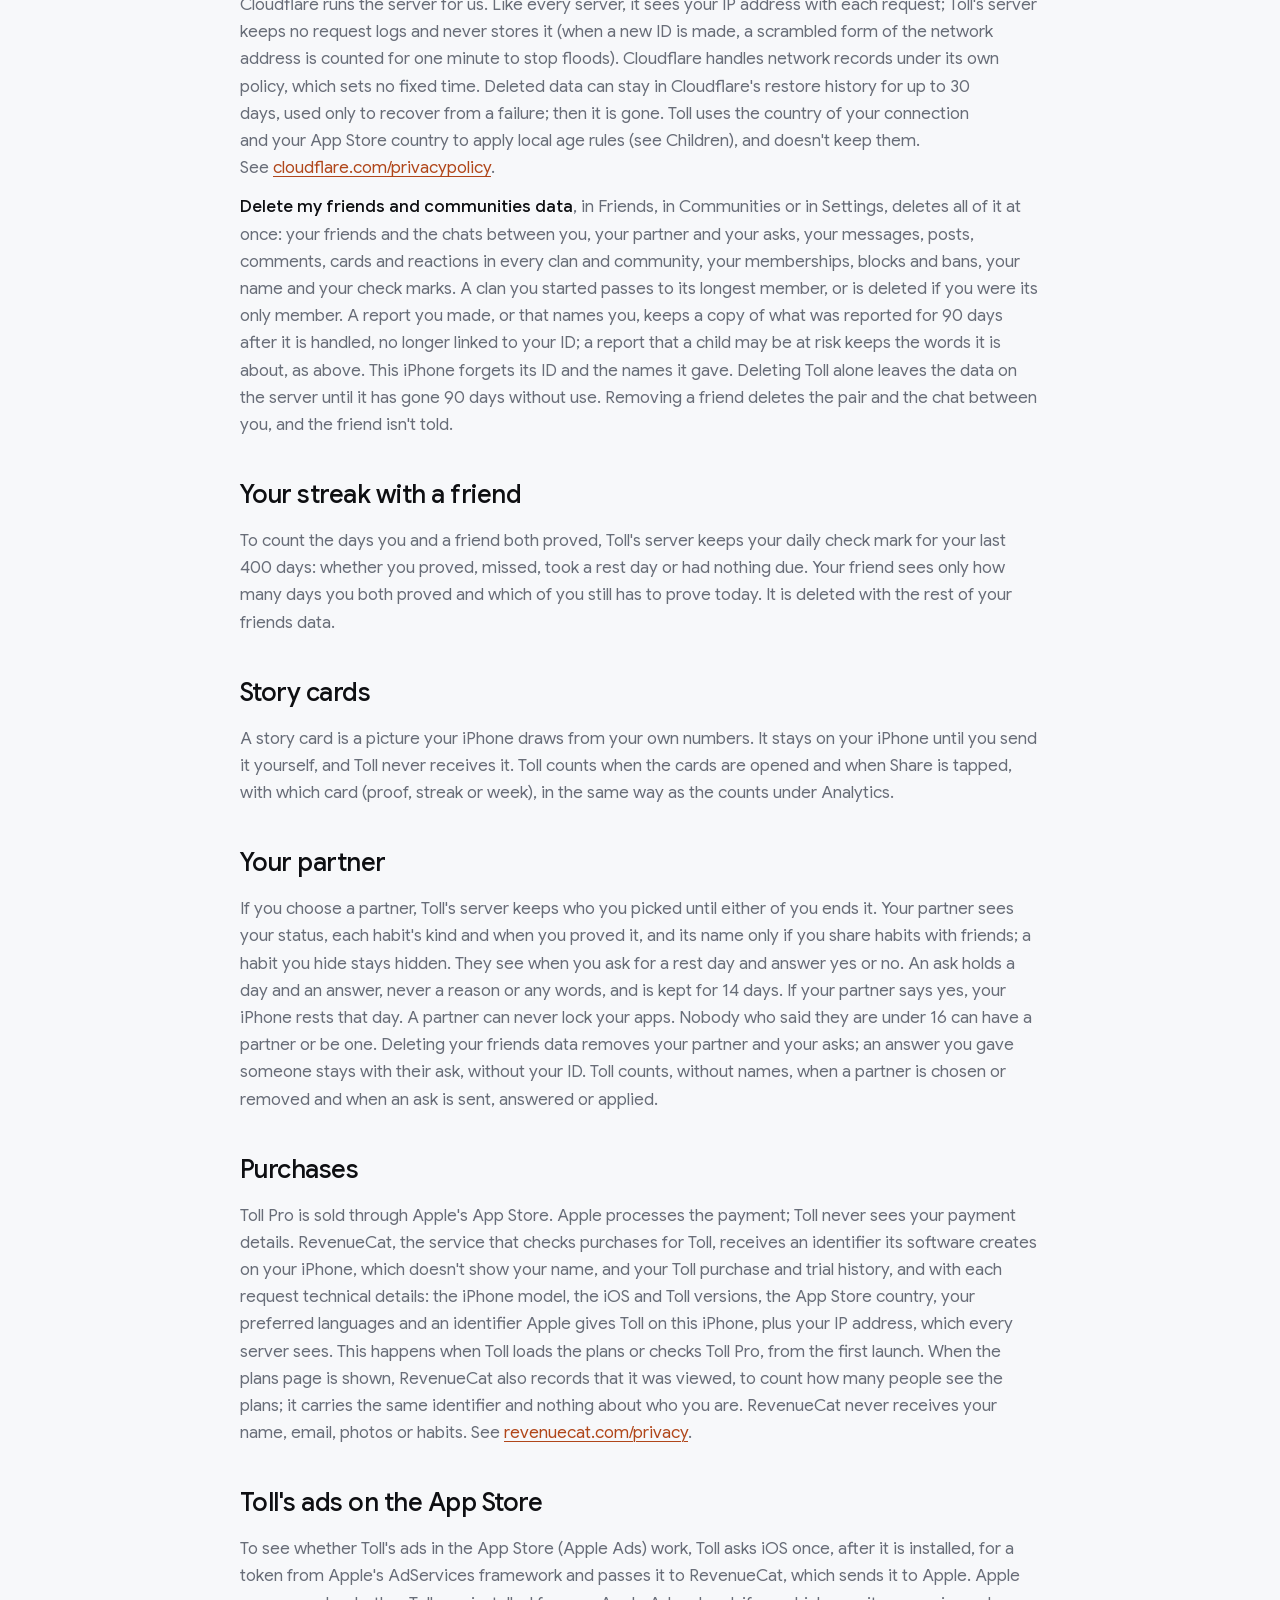
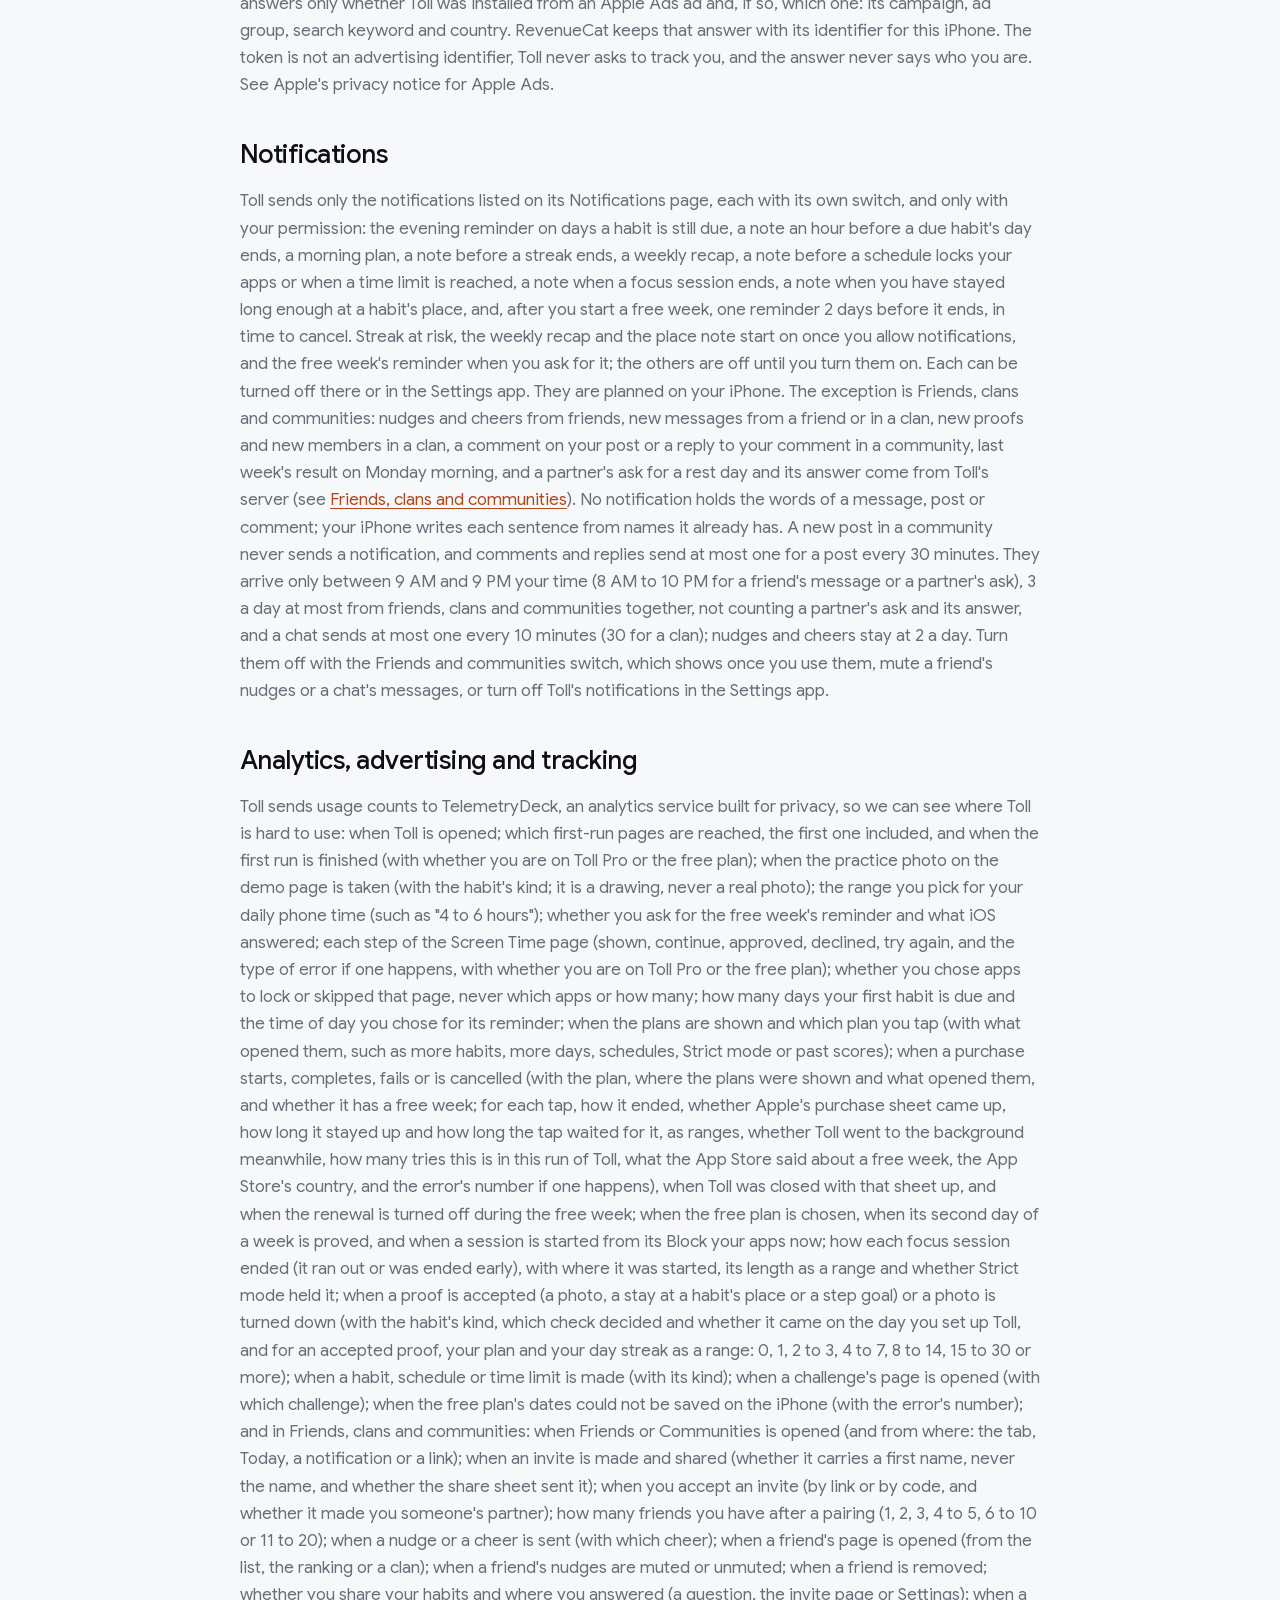
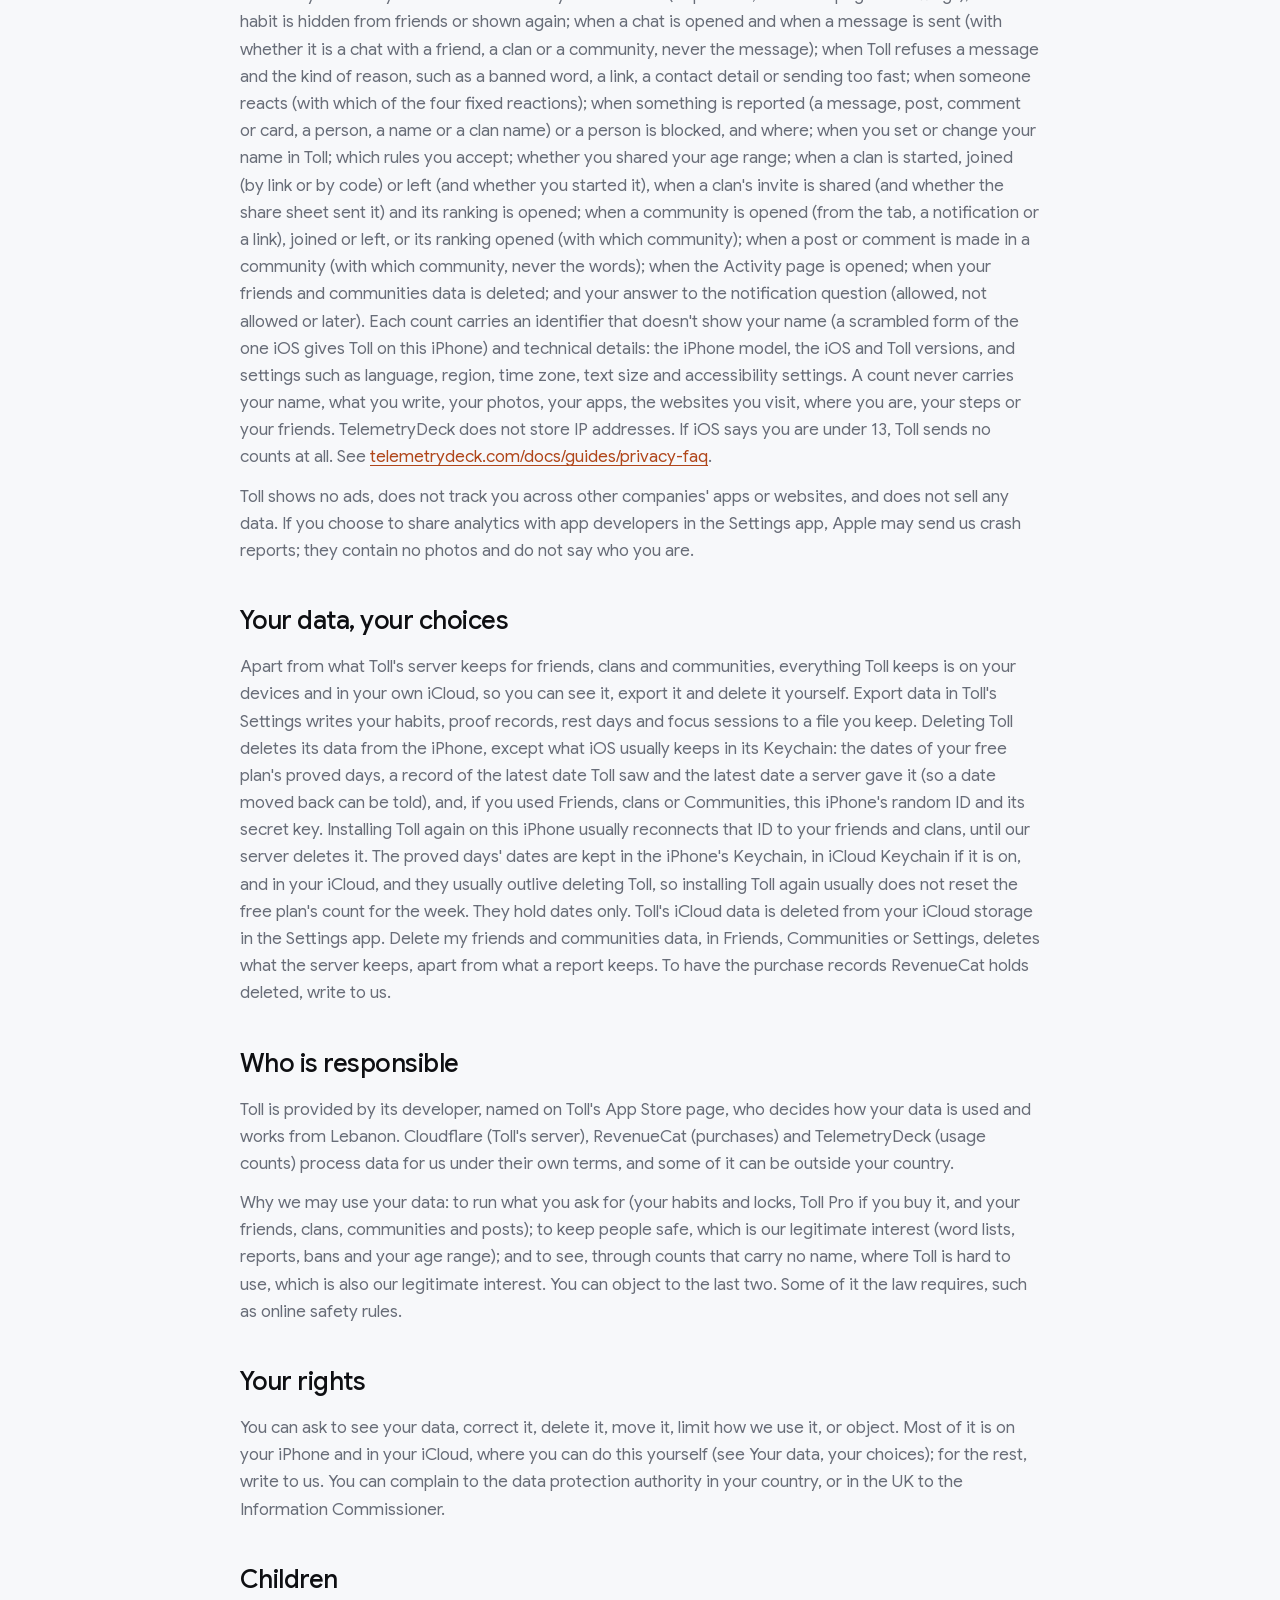
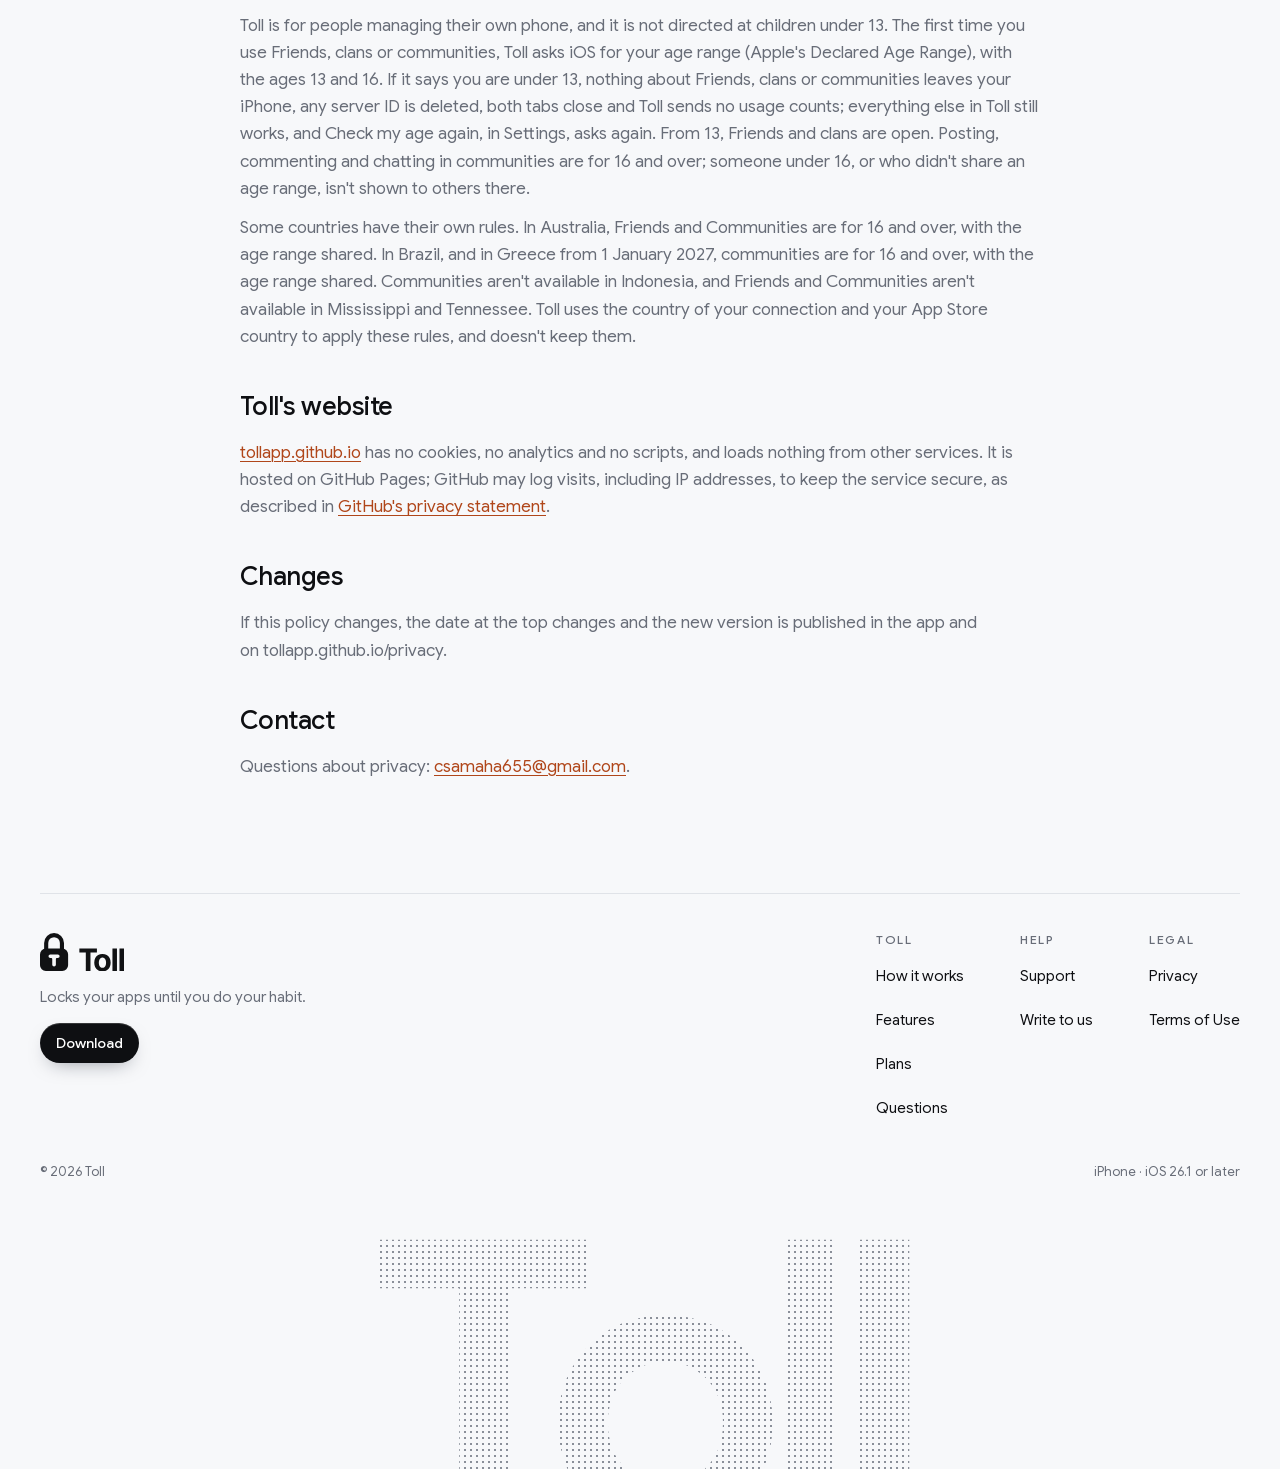
<file: privacy/index.html>
<!doctype html>
<html lang="en" data-theme="light">
<head>
  <meta charset="utf-8">
  <meta name="viewport" content="width=device-width, initial-scale=1, viewport-fit=cover">
  <title>Privacy Policy · Toll</title>
  <meta name="description" content="What Toll does with your data. No sign-up, photos checked on your iPhone and never stored, and for friends, clans and communities only what they need to work.">
  <meta name="theme-color" content="#F7F8FA">
  <meta name="color-scheme" content="light">
  <link rel="icon" href="../assets/favicon.svg" type="image/svg+xml">
  <link rel="icon" href="../assets/favicon-32.png" type="image/png" sizes="32x32">
  <link rel="apple-touch-icon" href="../assets/apple-touch-icon.png">
  <link rel="preload" href="../assets/fonts/google-sans-latin.woff2" as="font" type="font/woff2" crossorigin>
  <link rel="stylesheet" href="../assets/style.css">
</head>
<body>
  <a class="skip" href="#main">Skip to the policy</a>

  <div class="feather" aria-hidden="true"></div>
  <header class="nav">
    <a class="logo" href="../" aria-label="Toll, home"><img src="../assets/icon.webp" width="52" height="52" alt=""></a>
    <button class="menu-pill glass-control" type="button" popovertarget="menu">
      <svg viewBox="0 0 20 20" aria-hidden="true"><path d="M4 7h12M4 13h12" stroke="currentColor" stroke-width="1.6" stroke-linecap="round"/></svg>
      <span>Menu</span>
    </button>
    <a class="btn btn-primary btn-sm nav-get" href="https://apps.apple.com/app/id6814730604">Download</a>
  </header>
  <div class="menu" id="menu" popover>
    <button class="menu-close" type="button" popovertarget="menu" popovertargetaction="hide">
      <svg viewBox="0 0 20 20" aria-hidden="true"><path d="M5.5 5.5l9 9M14.5 5.5l-9 9" stroke="currentColor" stroke-width="1.6" stroke-linecap="round"/></svg>
      <span>Close</span>
    </button>
    <nav class="menu-body" aria-label="Pages">
      <div class="menu-group">
        <p class="label item" style="--i:0">Toll</p>
        <a class="item" style="--i:1" href="../#how">How it works</a>
        <a class="item" style="--i:2" href="../#features">Features</a>
        <a class="item" style="--i:3" href="../#plans">Plans</a>
        <a class="item" style="--i:4" href="../#questions">Questions</a>
      </div>
      <div class="menu-group">
        <p class="label item" style="--i:1">Help</p>
        <a class="item" style="--i:2" href="../support/">Support</a>
        <a class="item" style="--i:3" href="../privacy/" aria-current="page">Privacy</a>
        <a class="item" style="--i:4" href="mailto:csamaha655@gmail.com?subject=Toll">Write to us</a>
      </div>
      <div class="menu-foot item" style="--i:5">
        <a href="https://apps.apple.com/app/id6814730604">Download on the App Store</a>
        <a href="https://www.apple.com/legal/internet-services/itunes/dev/stdeula/">Terms of Use</a>
      </div>
    </nav>
  </div>

  <main id="main" class="page">
    <div class="wrap narrow">
      <div class="page-head">
        <p class="label">Updated 9 November 2026</p>
        <h1 class="title two-tone"><span>Privacy Policy.</span> <span>Short, because Toll collects little.</span></h1>
        <p class="lede">Toll locks the apps you choose until you prove your habit with the camera. This page says what Toll does with your data: usage counts that carry no name and, only if you use Friends, clans or Communities, what those need, such as your check mark, your name in Toll, and your messages, posts and comments. Toll never keeps your photos and never asks for your email address or phone number.</p>
      </div>
      <nav class="card toc" aria-label="On this page">
        <p class="label" style="margin-bottom:12px">On this page</p>
        <ol>
            <li><a href="#no-account">No sign-up</a></li>
            <li><a href="#photos">Photos</a></li>
            <li><a href="#keeps">What Toll keeps</a></li>
            <li><a href="#screen-time">Screen Time</a></li>
            <li><a href="#location-health">Location and Apple Health</a></li>
            <li><a href="#friends">Friends, clans and communities</a></li>
            <li><a href="#friend-streak">Your streak with a friend</a></li>
            <li><a href="#story-cards">Story cards</a></li>
            <li><a href="#partner">Your partner</a></li>
            <li><a href="#purchases">Purchases</a></li>
            <li><a href="#apple-ads">Toll's ads on the App Store</a></li>
            <li><a href="#notifications">Notifications</a></li>
            <li><a href="#analytics">Analytics, advertising and tracking</a></li>
            <li><a href="#choices">Your data, your choices</a></li>
            <li><a href="#responsible">Who is responsible</a></li>
            <li><a href="#rights">Your rights</a></li>
            <li><a href="#children">Children</a></li>
            <li><a href="#website">Toll's website</a></li>
            <li><a href="#changes">Changes</a></li>
            <li><a href="#contact">Contact</a></li>
        </ol>
      </nav>
      <div class="prose">
        <section aria-labelledby="no-account-t"><h2 id="no-account" class="sr-anchor"><span id="no-account-t">No sign-up</span></h2><p>Toll has no sign-up and no login, and it asks for no email address or phone number. Your photos never reach us. Your habits stay on your iPhone and in your iCloud, except what you share through Friends, clans and Communities. Toll sends only the counts described under Analytics, which carry no name, and, if you use those, what is described under Friends, clans and communities.</p></section>
        <section aria-labelledby="photos-t"><h2 id="photos" class="sr-anchor"><span id="photos-t">Photos</span></h2><p>Photos come from Toll's camera only. They are checked on your iPhone by Apple's on-device image analysis and on-device language model, then discarded. Toll never stores a photo, never uploads a photo, and never reads your photo library.</p></section>
        <section aria-labelledby="keeps-t"><h2 id="keeps" class="sr-anchor"><span id="keeps-t">What Toll keeps</span></h2><p>Your habits (name, schedule, photos a day, kind, for your own habit the description you wrote, and a place or step goal if you give it one: the place's name, address, spot on the map and size), proof records (the time and date of each proof, whether it was accepted, which check accepted it and which plan you were on, never the photo), rest days, focus sessions (their times, and whether Strict mode held them), schedules and time limits (their names, days, times and minutes), your best streak and the dates you earned badges live <strong>on your iPhone and in your private iCloud database</strong>, through your own iCloud account, so they follow you to a new iPhone. If you don't use iCloud, they stay on this iPhone. If you sign out of iCloud or turn iCloud off for Toll, iOS removes them from this iPhone; they stay in your iCloud and come back when you turn it on again.</p><p><strong>On this iPhone only, and in its backups:</strong> your name, your first-run answers (the kinds of habit you picked, your estimate of your daily phone time and the time of day you chose for reminders), your reason for starting if you add it in Your details, your age range if you share it (under 13, 13 to 15, or 16 and over; never your age), your settings (the block screen's words and your website switches), which time limits were reached today, the apps you chose to lock, and the last time you arrived at and left each habit's place. If you set a PIN lock, only a salted fingerprint of the PIN is kept.</p><p>We have no access to any of it, apart from the counts under Analytics, which include the kind of your first habit, your phone-time range and your reminder's time of day.</p></section>
        <section aria-labelledby="screen-time-t"><h2 id="screen-time" class="sr-anchor"><span id="screen-time-t">Screen Time</span></h2><p>Toll uses Apple's Screen Time frameworks to lock the apps you pick. Apple does not tell Toll which apps those are; Toll works with tokens that stay on your iPhone. The Screen Time figures Toll shows (on Today, on the Screen Time page and on the score page) are drawn by iOS inside a Screen Time report that Toll cannot read, so the numbers never reach Toll and never leave your iPhone. To hold your time against the week before you started Toll, that report also reads when you started Toll and the phone time you guessed in setup, both kept on this iPhone. A time limit works the same way: iOS tells Toll only that the minutes you chose were used up, never which app or for how long.</p><p>Website protection turns on Apple's own adult-content filter and, while your apps are locked, blocks every website; Toll never learns which sites you visit. iOS turns off Safari's Private Browsing while a filter is on.</p><p>Toll never hides apps and never touches your passcode. If you turn on Strict mode, iOS also blocks deleting apps and keeps the date and time automatic while your apps are locked; both clear when they unlock. Deleting Toll removes every lock.</p></section>
        <section aria-labelledby="location-health-t"><h2 id="location-health" class="sr-anchor"><span id="location-health-t">Location and Apple Health</span></h2><p>Both are optional and asked for only when you give a habit a place or a step goal.</p><p><strong>A place:</strong> Toll asks iOS to tell it when you arrive at and leave the place you picked (with Location set to Always, this works while Toll is closed). Toll uses it only to check you in and out of that habit. It never follows your route or notes where else you go, and the times you arrive and leave stay on this iPhone. When a stay proves a habit, the proof's time goes where any proof's time goes: to friends who see your habits, your clans and your communities, unless you hide the habit. Searching for a place, or using where you are now, goes through Apple Maps, under Apple's privacy policy.</p><p><strong>Steps:</strong> Toll reads your step count from Apple Health on your iPhone to see whether a walk or run habit's goal is reached. It never writes to Health, keeps no step history and never sends your steps anywhere; the habit's proof record says only that the goal was reached. Steps typed into Health by hand don't count. Toll never uses Health data for advertising.</p><p>Remove a place or a step goal in the habit's editor, or turn off Toll's Location or Health access in the Settings app, at any time.</p></section>
        <section aria-labelledby="friends-t"><h2 id="friends" class="sr-anchor"><span id="friends-t">Friends, clans and communities</span></h2><p>Friends, clans and communities are optional, and closed to anyone under 13 (see Children). Nothing about you leaves your iPhone for them until you make or accept an invite, enter a code, start or join a clan, or join a community; before that, Toll only reads the public list of communities, with no ID. Then Toll's server keeps: a random ID made for this iPhone and a fingerprint of its secret key (no email address or phone number); your time zone, language and Toll version; your age answer (16 or over, under 16, or not shared; never your age); your daily check mark (whether you proved today, took a rest day or had nothing due), your streak, your days in the month's challenge and how many of this week's due days you kept; when your Toll last reached the server; your invite codes; who you are paired with, your partner, and whose nudges you muted; the nudges and cheers sent between you; and, if notifications are allowed for Toll, this iPhone's push token.</p><p>If you share your habits, are in a clan or a community, or picked a partner, it also keeps, for each habit you have not hidden, the kind of habit (such as gym or reading), this week's days and the time of each proof; friends alone never get this list while you don't share your habits. The name you gave a habit is kept only while you share your habits: stop sharing, or hide the habit, and its name is cleared, from your clan cards too. If you start or join a clan or join a community, it also keeps the name you type (20 characters at most, checked against word lists), your color, and when you accepted the chat rules and the community rules. It also keeps your messages and reactions; your posts and comments in communities; your activity page (who reacted to or commented on your posts, the first 60 characters of a comment, and what came of your reports); which clans and communities you are in; your days on each weekly ranking; what you last read in each chat; the people you blocked and the reports you sent; and counts that limit how much you can post and how many of your reports were dismissed. <strong>It never receives your photos, apps, places, steps or Screen Time.</strong></p><p>Posting, commenting and chatting in communities are for 16 and over, and nobody who said they are under 16 can have a partner or be one. Toll asks iOS for your age range (Apple's Declared Age Range) the first time you use Friends, clans or communities, and the server keeps only your answer: 16 or over, under 16, or not shared. An answer of under 16 holds for 30 days before you can check again. If you are under 16 or didn't share it, nobody else sees you in a community.</p><p><strong>Who sees what.</strong> The friends you pair with, 20 at most, see your check mark, streak, challenge days and this week's days, under the name they gave you on their own iPhone. If you choose to share your habits, they also see the names of your habits and the time you proved each. You can hide any habit; from then on it is hidden from clans and communities too. The names you give friends stay on this iPhone. Only the people in a clan (20 at most, and you can be in 3) see your name in Toll, your messages and reactions, your place on the clan's weekly ranking, and a card when you prove a habit, which shows the habit's name only if you share your habits. Everyone in a community, and anyone can join, sees your name in Toll and color, your streak and whether you proved today, the kind of habit you proved (never its name) and when, your days this week, and your posts, comments and reactions. Any Toll user can see a community's weekly ranking. If you put your first name in an invite, it travels only in the link: the invite page shows it to whoever opens the link, and the server never keeps it. Invite pages have no cookies, no analytics and no scripts.</p><p><strong>Chat and reports.</strong> The server checks every message, post and comment in a community, and every name in Toll, against word lists in the app's languages, and refuses links, email addresses, phone numbers and @handles. No AI reads anything. Messages between friends and in clans aren't checked against the word lists; links, email addresses, phone numbers and @handles are refused there too when someone in the chat is under 16 or didn't share an age range. You can report a message, a post, a comment, a card, a person or a name, and block a person; blocking removes the pair and hides that person from you. A report sends Toll's developer what was reported, the reason and any note, the name and ID of who wrote it, how long that ID has been on Toll, how many times it was reported before and whether it is banned, and the 10 items around it. We aim to look at every report within 24 hours, and then remove what was reported, ban the person or close the report; the person who reported it is told what came of it. In a community, a post or comment reported by 3 different people is hidden for everyone until a person at Toll has looked at it. Messages, posts and comments aren't end-to-end encrypted: Cloudflare encrypts them when stored and sent, and Toll's developer can reach them. He reads them when something is reported.</p><p><strong>How long it is kept.</strong> Messages, posts and comments: 30 days. Your activity page: 30 days. Proof cards and notes such as "started the clan": 14 days. Reactions go with what they were on. Your habit list is replaced each time Toll sends it, its names are cleared as soon as you stop sharing, and the list is cleared after 14 days without an update. A clan stays until the person who started it deletes it or the last member leaves, and its invites are deleted 7 days after they are made. A community's rankings are kept for this week and the two weeks before. Nudges and cheers: 30 days. Friend invites: until they expire, 7 days after they are made. Your partner's asks: 14 days. A report: until it is handled, then 90 days with a copy of what was reported (the 10 items around it go once it is handled); a report nobody handled goes after 90 days. A report that a child may be at risk keeps the words it is about, with the name and ID that wrote them and the reporter's note; it has no set end date. A ban: until it ends. Your name, age answer and rules times: while your ID exists. Everything about an iPhone whose Toll hasn't reached the server for 90 days is deleted.</p><p>Cloudflare runs the server for us. Like every server, it sees your IP address with each request; Toll's server keeps no request logs and never stores it (when a new ID is made, a scrambled form of the network address is counted for one minute to stop floods). Cloudflare handles network records under its own policy, which sets no fixed time. Deleted data can stay in Cloudflare's restore history for up to 30 days, used only to recover from a failure; then it is gone. Toll uses the country of your connection and your App Store country to apply local age rules (see Children), and doesn't keep them. See <a class="link" href="https://www.cloudflare.com/privacypolicy/">cloudflare.com/privacypolicy</a>.</p><p><strong>Delete my friends and communities data</strong>, in Friends, in Communities or in Settings, deletes all of it at once: your friends and the chats between you, your partner and your asks, your messages, posts, comments, cards and reactions in every clan and community, your memberships, blocks and bans, your name and your check marks. A clan you started passes to its longest member, or is deleted if you were its only member. A report you made, or that names you, keeps a copy of what was reported for 90 days after it is handled, no longer linked to your ID; a report that a child may be at risk keeps the words it is about, as above. This iPhone forgets its ID and the names it gave. Deleting Toll alone leaves the data on the server until it has gone 90 days without use. Removing a friend deletes the pair and the chat between you, and the friend isn't told.</p></section>
        <section aria-labelledby="friend-streak-t"><h2 id="friend-streak" class="sr-anchor"><span id="friend-streak-t">Your streak with a friend</span></h2><p>To count the days you and a friend both proved, Toll's server keeps your daily check mark for your last 400 days: whether you proved, missed, took a rest day or had nothing due. Your friend sees only how many days you both proved and which of you still has to prove today. It is deleted with the rest of your friends data.</p></section>
        <section aria-labelledby="story-cards-t"><h2 id="story-cards" class="sr-anchor"><span id="story-cards-t">Story cards</span></h2><p>A story card is a picture your iPhone draws from your own numbers. It stays on your iPhone until you send it yourself, and Toll never receives it. Toll counts when the cards are opened and when Share is tapped, with which card (proof, streak or week), in the same way as the counts under Analytics.</p></section>
        <section aria-labelledby="partner-t"><h2 id="partner" class="sr-anchor"><span id="partner-t">Your partner</span></h2><p>If you choose a partner, Toll's server keeps who you picked until either of you ends it. Your partner sees your status, each habit's kind and when you proved it, and its name only if you share habits with friends; a habit you hide stays hidden. They see when you ask for a rest day and answer yes or no. An ask holds a day and an answer, never a reason or any words, and is kept for 14 days. If your partner says yes, your iPhone rests that day. A partner can never lock your apps. Nobody who said they are under 16 can have a partner or be one. Deleting your friends data removes your partner and your asks; an answer you gave someone stays with their ask, without your ID. Toll counts, without names, when a partner is chosen or removed and when an ask is sent, answered or applied.</p></section>
        <section aria-labelledby="purchases-t"><h2 id="purchases" class="sr-anchor"><span id="purchases-t">Purchases</span></h2><p>Toll Pro is sold through Apple's App Store. Apple processes the payment; Toll never sees your payment details. RevenueCat, the service that checks purchases for Toll, receives an identifier its software creates on your iPhone, which doesn't show your name, and your Toll purchase and trial history, and with each request technical details: the iPhone model, the iOS and Toll versions, the App Store country, your preferred languages and an identifier Apple gives Toll on this iPhone, plus your IP address, which every server sees. This happens when Toll loads the plans or checks Toll Pro, from the first launch. When the plans page is shown, RevenueCat also records that it was viewed, to count how many people see the plans; it carries the same identifier and nothing about who you are. RevenueCat never receives your name, email, photos or habits. See <a class="link" href="https://www.revenuecat.com/privacy">revenuecat.com/privacy</a>.</p></section>
        <section aria-labelledby="apple-ads-t"><h2 id="apple-ads" class="sr-anchor"><span id="apple-ads-t">Toll's ads on the App Store</span></h2><p>To see whether Toll's ads in the App Store (Apple Ads) work, Toll asks iOS once, after it is installed, for a token from Apple's AdServices framework and passes it to RevenueCat, which sends it to Apple. Apple answers only whether Toll was installed from an Apple Ads ad and, if so, which one: its campaign, ad group, search keyword and country. RevenueCat keeps that answer with its identifier for this iPhone. The token is not an advertising identifier, Toll never asks to track you, and the answer never says who you are. See Apple's privacy notice for Apple Ads.</p></section>
        <section aria-labelledby="notifications-t"><h2 id="notifications" class="sr-anchor"><span id="notifications-t">Notifications</span></h2><p>Toll sends only the notifications listed on its Notifications page, each with its own switch, and only with your permission: the evening reminder on days a habit is still due, a note an hour before a due habit's day ends, a morning plan, a note before a streak ends, a weekly recap, a note before a schedule locks your apps or when a time limit is reached, a note when a focus session ends, a note when you have stayed long enough at a habit's place, and, after you start a free week, one reminder 2 days before it ends, in time to cancel. Streak at risk, the weekly recap and the place note start on once you allow notifications, and the free week's reminder when you ask for it; the others are off until you turn them on. Each can be turned off there or in the Settings app. They are planned on your iPhone. The exception is Friends, clans and communities: nudges and cheers from friends, new messages from a friend or in a clan, new proofs and new members in a clan, a comment on your post or a reply to your comment in a community, last week's result on Monday morning, and a partner's ask for a rest day and its answer come from Toll's server (see <a class="link" href="#friends">Friends, clans and communities</a>). No notification holds the words of a message, post or comment; your iPhone writes each sentence from names it already has. A new post in a community never sends a notification, and comments and replies send at most one for a post every 30 minutes. They arrive only between 9 AM and 9 PM your time (8 AM to 10 PM for a friend's message or a partner's ask), 3 a day at most from friends, clans and communities together, not counting a partner's ask and its answer, and a chat sends at most one every 10 minutes (30 for a clan); nudges and cheers stay at 2 a day. Turn them off with the Friends and communities switch, which shows once you use them, mute a friend's nudges or a chat's messages, or turn off Toll's notifications in the Settings app.</p></section>
        <section aria-labelledby="analytics-t"><h2 id="analytics" class="sr-anchor"><span id="analytics-t">Analytics, advertising and tracking</span></h2><p>Toll sends usage counts to TelemetryDeck, an analytics service built for privacy, so we can see where Toll is hard to use: when Toll is opened; which first-run pages are reached, the first one included, and when the first run is finished (with whether you are on Toll Pro or the free plan); when the practice photo on the demo page is taken (with the habit's kind; it is a drawing, never a real photo); the range you pick for your daily phone time (such as "4 to 6 hours"); whether you ask for the free week's reminder and what iOS answered; each step of the Screen Time page (shown, continue, approved, declined, try again, and the type of error if one happens, with whether you are on Toll Pro or the free plan); whether you chose apps to lock or skipped that page, never which apps or how many; how many days your first habit is due and the time of day you chose for its reminder; when the plans are shown and which plan you tap (with what opened them, such as more habits, more days, schedules, Strict mode or past scores); when a purchase starts, completes, fails or is cancelled (with the plan, where the plans were shown and what opened them, and whether it has a free week; for each tap, how it ended, whether Apple's purchase sheet came up, how long it stayed up and how long the tap waited for it, as ranges, whether Toll went to the background meanwhile, how many tries this is in this run of Toll, what the App Store said about a free week, the App Store's country, and the error's number if one happens), when Toll was closed with that sheet up, and when the renewal is turned off during the free week; when the free plan is chosen, when its second day of a week is proved, and when a session is started from its Block your apps now; how each focus session ended (it ran out or was ended early), with where it was started, its length as a range and whether Strict mode held it; when a proof is accepted (a photo, a stay at a habit's place or a step goal) or a photo is turned down (with the habit's kind, which check decided and whether it came on the day you set up Toll, and for an accepted proof, your plan and your day streak as a range: 0, 1, 2 to 3, 4 to 7, 8 to 14, 15 to 30 or more); when a habit, schedule or time limit is made (with its kind); when a challenge's page is opened (with which challenge); when the free plan's dates could not be saved on the iPhone (with the error's number); and in Friends, clans and communities: when Friends or Communities is opened (and from where: the tab, Today, a notification or a link); when an invite is made and shared (whether it carries a first name, never the name, and whether the share sheet sent it); when you accept an invite (by link or by code, and whether it made you someone's partner); how many friends you have after a pairing (1, 2, 3, 4 to 5, 6 to 10 or 11 to 20); when a nudge or a cheer is sent (with which cheer); when a friend's page is opened (from the list, the ranking or a clan); when a friend's nudges are muted or unmuted; when a friend is removed; whether you share your habits and where you answered (a question, the invite page or Settings); when a habit is hidden from friends or shown again; when a chat is opened and when a message is sent (with whether it is a chat with a friend, a clan or a community, never the message); when Toll refuses a message and the kind of reason, such as a banned word, a link, a contact detail or sending too fast; when someone reacts (with which of the four fixed reactions); when something is reported (a message, post, comment or card, a person, a name or a clan name) or a person is blocked, and where; when you set or change your name in Toll; which rules you accept; whether you shared your age range; when a clan is started, joined (by link or by code) or left (and whether you started it), when a clan's invite is shared (and whether the share sheet sent it) and its ranking is opened; when a community is opened (from the tab, a notification or a link), joined or left, or its ranking opened (with which community); when a post or comment is made in a community (with which community, never the words); when the Activity page is opened; when your friends and communities data is deleted; and your answer to the notification question (allowed, not allowed or later). Each count carries an identifier that doesn't show your name (a scrambled form of the one iOS gives Toll on this iPhone) and technical details: the iPhone model, the iOS and Toll versions, and settings such as language, region, time zone, text size and accessibility settings. A count never carries your name, what you write, your photos, your apps, the websites you visit, where you are, your steps or your friends. TelemetryDeck does not store IP addresses. If iOS says you are under 13, Toll sends no counts at all. See <a class="link" href="https://telemetrydeck.com/docs/guides/privacy-faq/">telemetrydeck.com/docs/guides/privacy-faq</a>.</p><p>Toll shows no ads, does not track you across other companies' apps or websites, and does not sell any data. If you choose to share analytics with app developers in the Settings app, Apple may send us crash reports; they contain no photos and do not say who you are.</p></section>
        <section aria-labelledby="choices-t"><h2 id="choices" class="sr-anchor"><span id="choices-t">Your data, your choices</span></h2><p>Apart from what Toll's server keeps for friends, clans and communities, everything Toll keeps is on your devices and in your own iCloud, so you can see it, export it and delete it yourself. Export data in Toll's Settings writes your habits, proof records, rest days and focus sessions to a file you keep. Deleting Toll deletes its data from the iPhone, except what iOS usually keeps in its Keychain: the dates of your free plan's proved days, a record of the latest date Toll saw and the latest date a server gave it (so a date moved back can be told), and, if you used Friends, clans or Communities, this iPhone's random ID and its secret key. Installing Toll again on this iPhone usually reconnects that ID to your friends and clans, until our server deletes it. The proved days' dates are kept in the iPhone's Keychain, in iCloud Keychain if it is on, and in your iCloud, and they usually outlive deleting Toll, so installing Toll again usually does not reset the free plan's count for the week. They hold dates only. Toll's iCloud data is deleted from your iCloud storage in the Settings app. Delete my friends and communities data, in Friends, Communities or Settings, deletes what the server keeps, apart from what a report keeps. To have the purchase records RevenueCat holds deleted, write to us.</p></section>
        <section aria-labelledby="responsible-t"><h2 id="responsible" class="sr-anchor"><span id="responsible-t">Who is responsible</span></h2><p>Toll is provided by its developer, named on Toll's App Store page, who decides how your data is used and works from Lebanon. Cloudflare (Toll's server), RevenueCat (purchases) and TelemetryDeck (usage counts) process data for us under their own terms, and some of it can be outside your country.</p><p>Why we may use your data: to run what you ask for (your habits and locks, Toll Pro if you buy it, and your friends, clans, communities and posts); to keep people safe, which is our legitimate interest (word lists, reports, bans and your age range); and to see, through counts that carry no name, where Toll is hard to use, which is also our legitimate interest. You can object to the last two. Some of it the law requires, such as online safety rules.</p></section>
        <section aria-labelledby="rights-t"><h2 id="rights" class="sr-anchor"><span id="rights-t">Your rights</span></h2><p>You can ask to see your data, correct it, delete it, move it, limit how we use it, or object. Most of it is on your iPhone and in your iCloud, where you can do this yourself (see Your data, your choices); for the rest, write to us. You can complain to the data protection authority in your country, or in the UK to the Information Commissioner.</p></section>
        <section aria-labelledby="children-t"><h2 id="children" class="sr-anchor"><span id="children-t">Children</span></h2><p>Toll is for people managing their own phone, and it is not directed at children under 13. The first time you use Friends, clans or communities, Toll asks iOS for your age range (Apple's Declared Age Range), with the ages 13 and 16. If it says you are under 13, nothing about Friends, clans or communities leaves your iPhone, any server ID is deleted, both tabs close and Toll sends no usage counts; everything else in Toll still works, and Check my age again, in Settings, asks again. From 13, Friends and clans are open. Posting, commenting and chatting in communities are for 16 and over; someone under 16, or who didn't share an age range, isn't shown to others there.</p><p>Some countries have their own rules. In Australia, Friends and Communities are for 16 and over, with the age range shared. In Brazil, and in Greece from 1 January 2027, communities are for 16 and over, with the age range shared. Communities aren't available in Indonesia, and Friends and Communities aren't available in Mississippi and Tennessee. Toll uses the country of your connection and your App Store country to apply these rules, and doesn't keep them.</p></section>
        <section aria-labelledby="website-t"><h2 id="website" class="sr-anchor"><span id="website-t">Toll's website</span></h2><p><a class="link" href="https://tollapp.github.io">tollapp.github.io</a> has no cookies, no analytics and no scripts, and loads nothing from other services. It is hosted on GitHub Pages; GitHub may log visits, including IP addresses, to keep the service secure, as described in <a class="link" href="https://docs.github.com/site-policy/privacy-policies/github-general-privacy-statement">GitHub's privacy statement</a>.</p></section>
        <section aria-labelledby="changes-t"><h2 id="changes" class="sr-anchor"><span id="changes-t">Changes</span></h2><p>If this policy changes, the date at the top changes and the new version is published in the app and on tollapp.github.io/privacy.</p></section>
        <section aria-labelledby="contact-t"><h2 id="contact" class="sr-anchor"><span id="contact-t">Contact</span></h2><p>Questions about privacy: <a class="link" href="mailto:csamaha655@gmail.com">csamaha655@gmail.com</a>.</p></section>
      </div>
    </div>
  </main>

  <footer class="footer">
    <div class="wrap foot-grid">
      <div class="foot-brand">
        <img src="../assets/lockup.svg" width="222" height="100" alt="Toll">
        <p>Locks your apps until you do your habit.</p>
        <a class="btn btn-primary btn-sm" href="https://apps.apple.com/app/id6814730604">Download</a>
      </div>
      <nav class="foot-cols" aria-label="More">
        <div><p class="label">Toll</p><a href="../#how">How it works</a><a href="../#features">Features</a><a href="../#plans">Plans</a><a href="../#questions">Questions</a></div>
        <div><p class="label">Help</p><a href="../support/">Support</a><a href="mailto:csamaha655@gmail.com?subject=Toll">Write to us</a></div>
        <div><p class="label">Legal</p><a href="../privacy/">Privacy</a><a href="https://www.apple.com/legal/internet-services/itunes/dev/stdeula/">Terms of Use</a></div>
      </nav>
    </div>
    <div class="wrap foot-row"><p>© 2026 Toll</p><p>iPhone · iOS 26.1 or later</p></div>
    <div class="wordmark dot-matrix" aria-hidden="true">Toll</div>
  </footer>
</body>
</html>
</file>
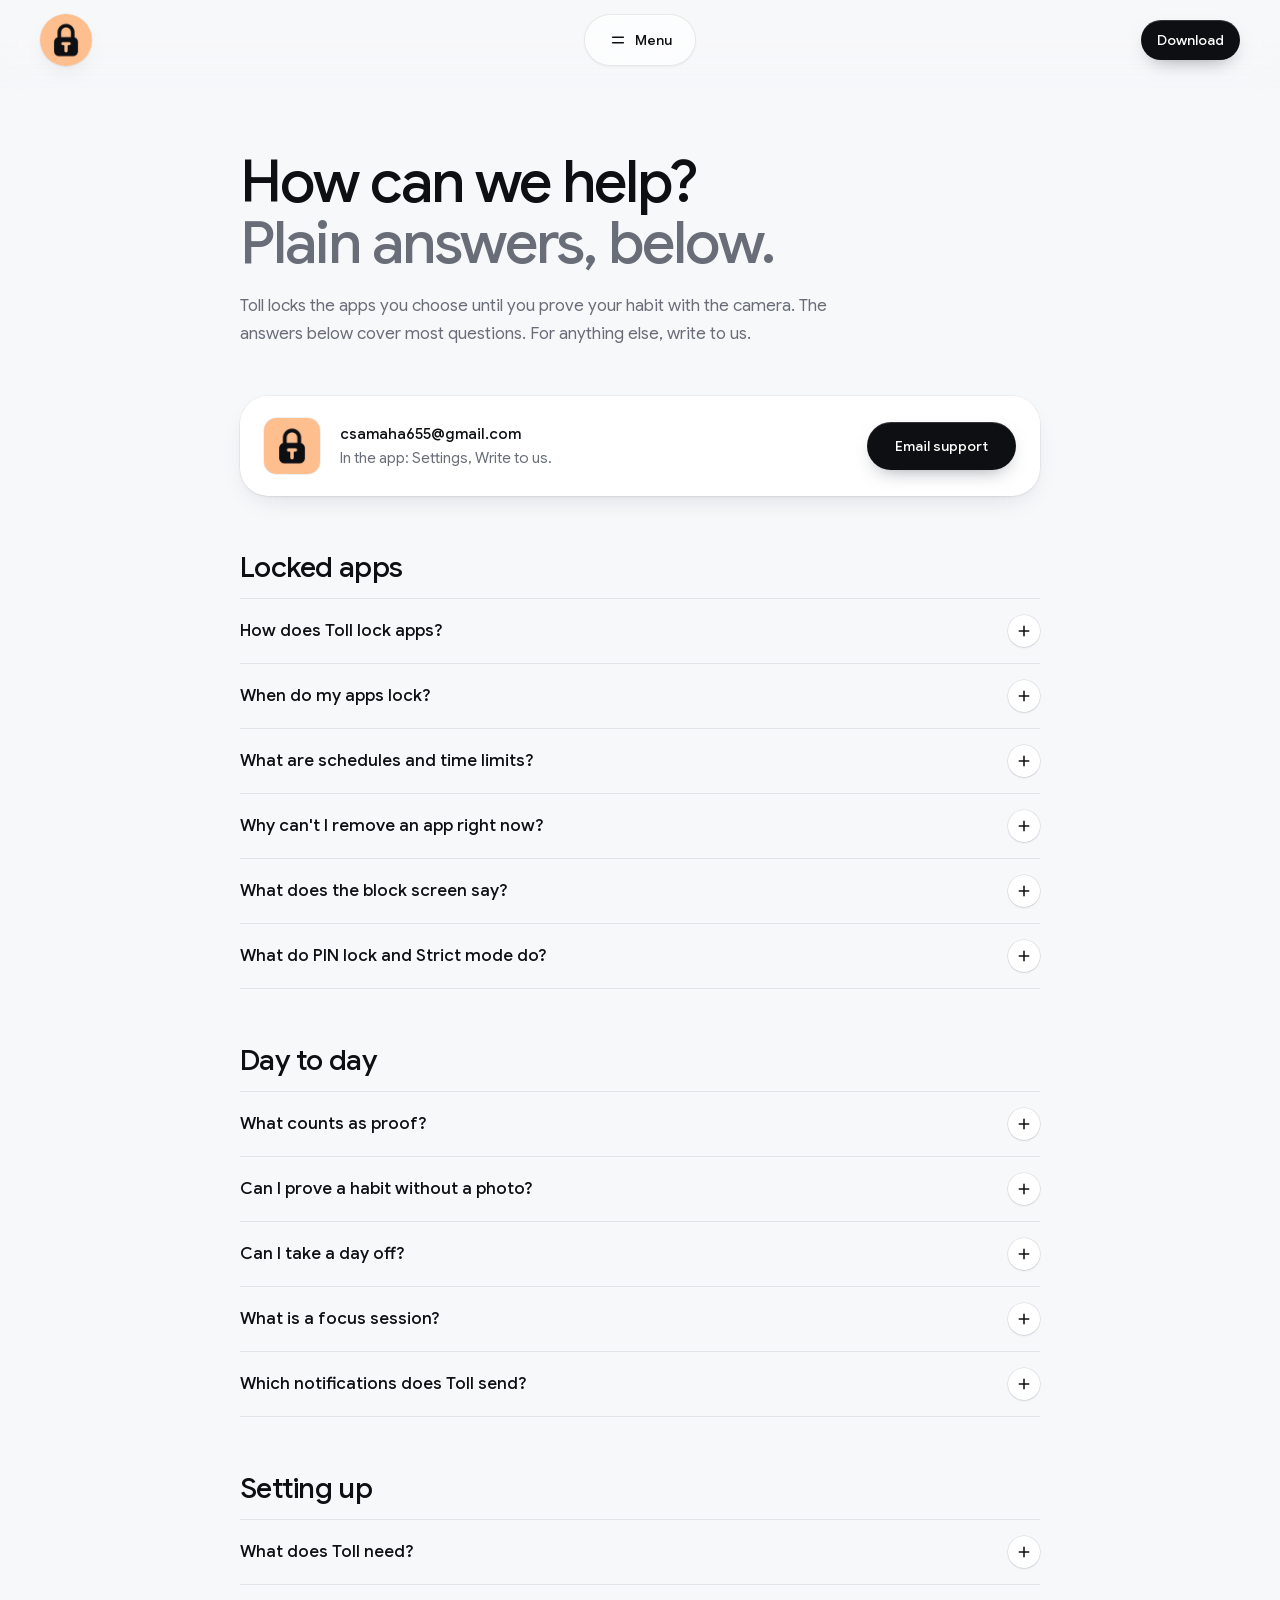
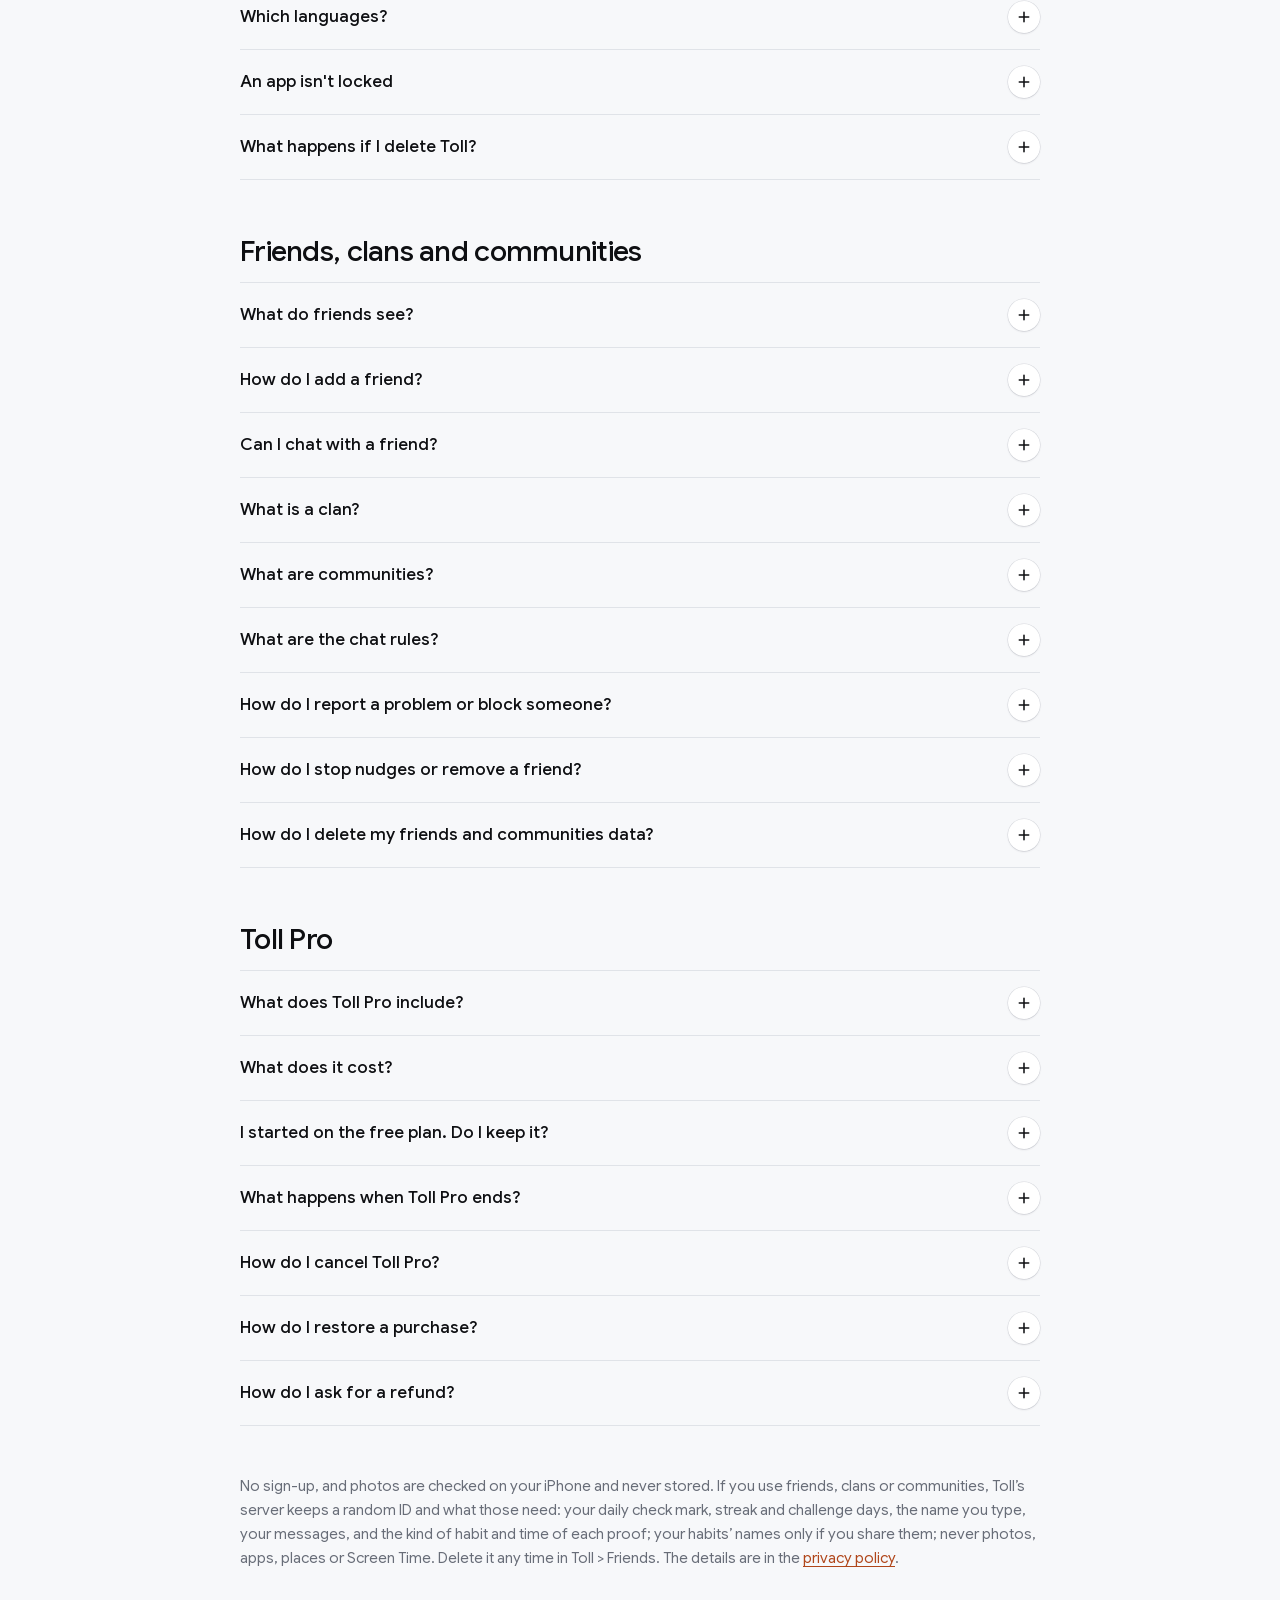
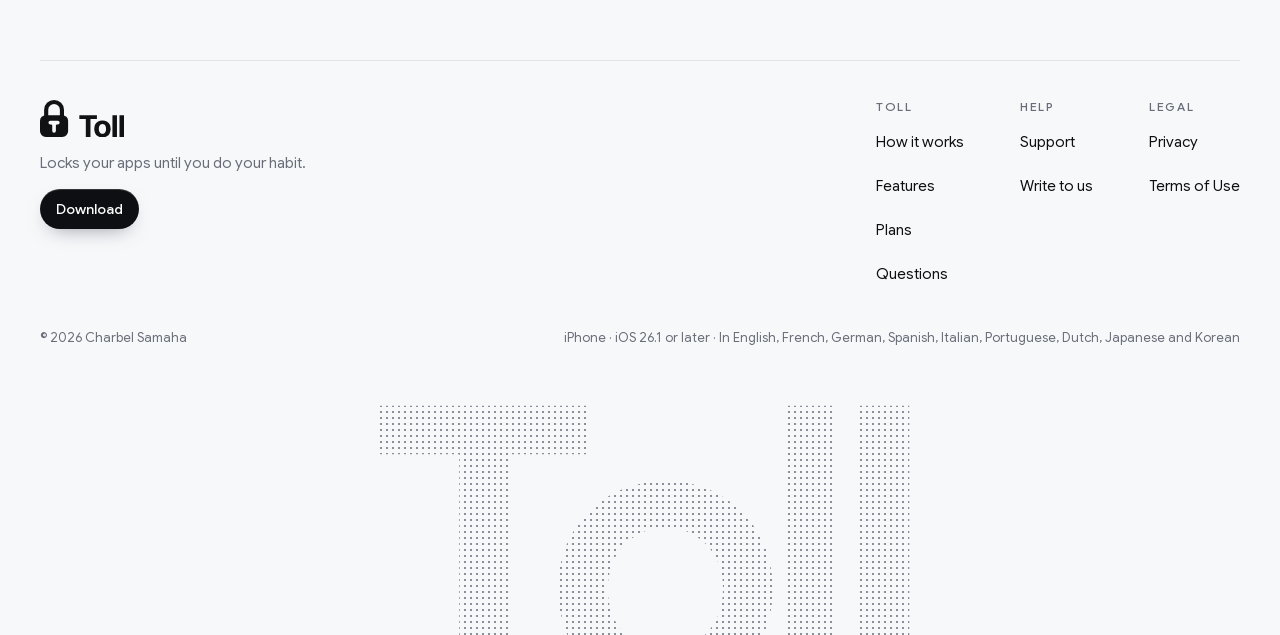
<file: support/index.html>
<!doctype html>
<html lang="en" data-theme="light">
<head>
  <meta charset="utf-8">
  <meta name="viewport" content="width=device-width, initial-scale=1, viewport-fit=cover">
  <title>Support · Toll</title>
  <meta name="description" content="Help with Toll: how apps lock and unlock, photos, places and steps, rest days, breaks, focus sessions, PIN lock and Strict mode, friends, subscriptions.">
  <meta name="theme-color" content="#F7F8FA">
  <meta name="color-scheme" content="light">
  <link rel="icon" href="../assets/favicon.svg" type="image/svg+xml">
  <link rel="icon" href="../assets/favicon-32.png" type="image/png" sizes="32x32">
  <link rel="apple-touch-icon" href="../assets/apple-touch-icon.png">
  <link rel="preload" href="../assets/fonts/google-sans-latin.woff2" as="font" type="font/woff2" crossorigin>
  <link rel="stylesheet" href="../assets/style.css">
</head>
<body>
  <a class="skip" href="#main">Skip to support</a>

  <div class="feather" aria-hidden="true"></div>
  <header class="nav">
    <a class="logo" href="../" aria-label="Toll, home"><img src="../assets/icon.webp" width="52" height="52" alt=""></a>
    <button class="menu-pill glass-control" type="button" popovertarget="menu">
      <svg viewBox="0 0 20 20" aria-hidden="true"><path d="M4 7h12M4 13h12" stroke="currentColor" stroke-width="1.6" stroke-linecap="round"/></svg>
      <span>Menu</span>
    </button>
    <a class="btn btn-primary btn-sm nav-get" href="https://apps.apple.com/app/id6814730604">Download</a>
  </header>
  <div class="menu" id="menu" popover>
    <button class="menu-close" type="button" popovertarget="menu" popovertargetaction="hide">
      <svg viewBox="0 0 20 20" aria-hidden="true"><path d="M5.5 5.5l9 9M14.5 5.5l-9 9" stroke="currentColor" stroke-width="1.6" stroke-linecap="round"/></svg>
      <span>Close</span>
    </button>
    <nav class="menu-body" aria-label="Pages">
      <div class="menu-group">
        <p class="label item" style="--i:0">Toll</p>
        <a class="item" style="--i:1" href="../#how">How it works</a>
        <a class="item" style="--i:2" href="../#features">Features</a>
        <a class="item" style="--i:3" href="../#plans">Plans</a>
        <a class="item" style="--i:4" href="../#questions">Questions</a>
      </div>
      <div class="menu-group">
        <p class="label item" style="--i:1">Help</p>
        <a class="item" style="--i:2" href="../support/" aria-current="page">Support</a>
        <a class="item" style="--i:3" href="../privacy/">Privacy</a>
        <a class="item" style="--i:4" href="mailto:csamaha655@gmail.com?subject=Toll">Write to us</a>
      </div>
      <div class="menu-foot item" style="--i:5">
        <a href="https://apps.apple.com/app/id6814730604">Download on the App Store</a>
        <a href="https://www.apple.com/legal/internet-services/itunes/dev/stdeula/">Terms of Use</a>
      </div>
    </nav>
  </div>

  <main id="main" class="page">
    <div class="wrap narrow">
      <div class="page-head">
        <h1 class="title two-tone"><span>How can we help?</span> <span>Plain answers, below.</span></h1>
        <p class="lede">Toll locks the apps you choose until you prove your habit with the camera. The answers below cover most questions. For anything else, write to us.</p>
      </div>
      <div class="card contact">
        <img src="../assets/icon.webp" width="240" height="240" alt="">
        <div>
          <h2 class="sr">Write to us</h2>
          <p><strong style="color:var(--ink)">csamaha655@gmail.com</strong><br>In the app: Settings, Write to us.</p>
        </div>
        <a class="btn btn-primary" href="mailto:csamaha655@gmail.com?subject=Toll">Email support</a>
      </div>
        <section class="faq-group" aria-labelledby="g-locked-apps">
          <h2 id="g-locked-apps">Locked apps</h2>
          <div class="faq">
            <details><summary>How does Toll lock apps?<i aria-hidden="true"><svg viewBox="0 0 14 14" fill="none" stroke="currentColor" stroke-width="1.8" stroke-linecap="round"><path d="M7 1.5v11M1.5 7h11"/></svg></i></summary><div><p>Pick the apps to lock and the rules that lock them: habits you prove with a photo, schedules and time limits. While a rule holds, those apps are locked. Take the habit's photo and they unlock, unless a schedule or a limit still holds them.</p></div></details>
            <details><summary>When do my apps lock?<i aria-hidden="true"><svg viewBox="0 0 14 14" fill="none" stroke="currentColor" stroke-width="1.8" stroke-linecap="round"><path d="M7 1.5v11M1.5 7h11"/></svg></i></summary><div><p>A schedule locks them between its times, a time limit once its minutes are used, a session until it ends. Habits lock them after a missed day: take each day's photos by midnight and the next day starts unlocked; miss one, and the next day starts locked until that day's habits are done, or, on a day with none due, until one photo of the habit you missed. A habit never locks anything on the day it was made.</p><p>To lock every morning until that day's photo instead: Settings, When apps lock, Every morning.</p></div></details>
            <details><summary>What are schedules and time limits?<i aria-hidden="true"><svg viewBox="0 0 14 14" fill="none" stroke="currentColor" stroke-width="1.8" stroke-linecap="round"><path d="M7 1.5v11M1.5 7h11"/></svg></i></summary><div><p>A schedule locks your apps between two times on the days you pick, like a workday or the night. A time limit locks them for the rest of the day once they've been used for its minutes. Neither asks for a photo; both unlock by themselves.</p></div></details>
            <details><summary>Why can't I remove an app right now?<i aria-hidden="true"><svg viewBox="0 0 14 14" fill="none" stroke="currentColor" stroke-width="1.8" stroke-linecap="round"><path d="M7 1.5v11M1.5 7h11"/></svg></i></summary><div><p>With Strict mode on or in a Strict session, removing apps while they are locked waits until midnight; with a PIN lock, removing apps asks for the PIN first. While your apps are locked, making a habit easier waits until midnight, and making a schedule or a limit that holds them easier waits until it ends, so you can't undo your rules in the moment. Adding apps works at once.</p></div></details>
            <details><summary>What does the block screen say?<i aria-hidden="true"><svg viewBox="0 0 14 14" fill="none" stroke="currentColor" stroke-width="1.8" stroke-linecap="round"><path d="M7 1.5v11M1.5 7h11"/></svg></i></summary><div><p>Why the app is locked and when it unlocks, and a line from the words you pick in Settings, Block screen: Your reason, Short poems, Did you know, The Gospels, The Quran, Old wisdom, Something else (a small thing to do instead), Night sky, Groaners or Classic novels. Open Toll takes you back to take the photo.</p></div></details>
            <details><summary>What do PIN lock and Strict mode do?<i aria-hidden="true"><svg viewBox="0 0 14 14" fill="none" stroke="currentColor" stroke-width="1.8" stroke-linecap="round"><path d="M7 1.5v11M1.5 7h11"/></svg></i></summary><div><p>Both are off unless you turn them on. PIN lock asks for its PIN only before a change that makes your rules easier, never to prove a habit or to open Toll; a forgotten PIN lifts after 24 hours.</p><p>Strict mode stops Toll and every app from being deleted, keeps the date and time automatic and keeps sessions locked to the end while your apps are locked.</p></div></details>
          </div>
        </section>
        <section class="faq-group" aria-labelledby="g-day-to-day">
          <h2 id="g-day-to-day">Day to day</h2>
          <div class="faq">
            <details><summary>What counts as proof?<i aria-hidden="true"><svg viewBox="0 0 14 14" fill="none" stroke="currentColor" stroke-width="1.8" stroke-linecap="round"><path d="M7 1.5v11M1.5 7h11"/></svg></i></summary><div><p>A photo from Toll's camera, checked on your iPhone. By default the gym takes a check-in and a check-out at least 30 minutes apart, meals one photo per meal, study one photo of your desk with a laptop, book or notes. The other kinds, from a run to a glass of water, and a habit of your own take a photo that shows it done. Photos are never stored.</p><p>A habit can also count without a photo: by your stay at a place you pick, or by your steps from Apple Health. See the next answer.</p></div></details>
            <details><summary>Can I prove a habit without a photo?<i aria-hidden="true"><svg viewBox="0 0 14 14" fill="none" stroke="currentColor" stroke-width="1.8" stroke-linecap="round"><path d="M7 1.5v11M1.5 7h11"/></svg></i></summary><div><p>Yes, if you want to. Edit the habit, then under Proof without a photo, pick At a place or With steps. Both are optional, and the photo always works too.</p><p>At a place: search for the place, like your gym or a library, or use where you are now. Toll checks you in when you arrive, and the habit is done once you've stayed 15 minutes to 2 hours, as you choose. iPhone then asks for your location: pick Allow While Using App, then Change to Always Allow, so it works with Toll closed.</p><p>With steps, for a walk or a run: pick a goal from 3,000 to 15,000 steps a day and allow Apple Health. The habit is done once Health counts your goal. Steps typed into Health by hand don't count.</p><p>A new place or goal, or an easier one, saved while the habit is due, counts from midnight.</p></div></details>
            <details><summary>Can I take a day off?<i aria-hidden="true"><svg viewBox="0 0 14 14" fill="none" stroke="currentColor" stroke-width="1.8" stroke-linecap="round"><path d="M7 1.5v11M1.5 7h11"/></svg></i></summary><div><p>Two rest days a month, under Rest days. A rest day covers one day: today's counts from the moment you take it, tomorrow's from midnight. Nothing is due that day and the streak keeps.</p><p>For a few minutes instead, take a short break: up to two a day, 5 to 15 minutes each, at least an hour apart (not while Strict mode holds your apps).</p></div></details>
            <details><summary>What is a focus session?<i aria-hidden="true"><svg viewBox="0 0 14 14" fill="none" stroke="currentColor" stroke-width="1.8" stroke-linecap="round"><path d="M7 1.5v11M1.5 7h11"/></svg></i></summary><div><p>A session locks your apps for a set time, 15 minutes to 3 hours, no photo needed. Start one from Sessions. They unlock by themselves at the end; to unlock early, you hold the button down.</p></div></details>
            <details><summary>Which notifications does Toll send?<i aria-hidden="true"><svg viewBox="0 0 14 14" fill="none" stroke="currentColor" stroke-width="1.8" stroke-linecap="round"><path d="M7 1.5v11M1.5 7h11"/></svg></i></summary><div><p>Only the ones switched on in Settings, Notifications. There are nine, each with its own switch: Evening reminder, on days a habit is still due; Due soon, an hour before midnight if a habit is still due; Streak at risk, before a streak ends; Morning plan, today's habits each morning; Weekly recap, your week on Sunday evening; Rules, before a schedule locks your apps and when a time limit is reached; Session over, when a focus session ends; At a place, when you've stayed long enough at a habit's place; and Trial reminder, 2 days before a free week ends.</p><p>Streak at risk, Weekly recap and At a place are on once you allow notifications, and Trial reminder when you ask for it. The others are off until you turn them on.</p></div></details>
          </div>
        </section>
        <section class="faq-group" aria-labelledby="g-setting-up">
          <h2 id="g-setting-up">Setting up</h2>
          <div class="faq">
            <details><summary>What does Toll need?<i aria-hidden="true"><svg viewBox="0 0 14 14" fill="none" stroke="currentColor" stroke-width="1.8" stroke-linecap="round"><path d="M7 1.5v11M1.5 7h11"/></svg></i></summary><div><p>An iPhone with iOS 26.1 or later and Screen Time access for Toll, which iOS asks for once: tap Continue, then Face ID or your passcode. It's your own Screen Time, not parental control. On iPhones with Apple Intelligence the photo check uses Apple's on-device model; on other iPhones it uses Apple's on-device image analysis.</p><p>Location and Apple Health, only if you give a habit a place or a step goal.</p></div></details>
            <details><summary>Which languages?<i aria-hidden="true"><svg viewBox="0 0 14 14" fill="none" stroke="currentColor" stroke-width="1.8" stroke-linecap="round"><path d="M7 1.5v11M1.5 7h11"/></svg></i></summary><div><p>English, French, German, Spanish, Italian, Portuguese, Dutch, Japanese and Korean. Toll follows your iPhone's language.</p></div></details>
            <details><summary>An app isn't locked<i aria-hidden="true"><svg viewBox="0 0 14 14" fill="none" stroke="currentColor" stroke-width="1.8" stroke-linecap="round"><path d="M7 1.5v11M1.5 7h11"/></svg></i></summary><div><p>In Toll, open Settings and tap Lock again. If it says it couldn't, open the Settings app, then Screen Time, then Apps with Screen Time Access, and make sure Toll is on.</p></div></details>
            <details><summary>What happens if I delete Toll?<i aria-hidden="true"><svg viewBox="0 0 14 14" fill="none" stroke="currentColor" stroke-width="1.8" stroke-linecap="round"><path d="M7 1.5v11M1.5 7h11"/></svg></i></summary><div><p>Every lock goes with it. With Strict mode on, iOS lets you delete apps only while they're unlocked. With iCloud on, your habits, rules and photo records come back when you install Toll again; you pick the apps to lock again.</p></div></details>
          </div>
        </section>
        <section class="faq-group" aria-labelledby="g-friends">
          <h2 id="g-friends">Friends, clans and communities</h2>
          <div class="faq">
            <details><summary>What do friends see?<i aria-hidden="true"><svg viewBox="0 0 14 14" fill="none" stroke="currentColor" stroke-width="1.8" stroke-linecap="round"><path d="M7 1.5v11M1.5 7h11"/></svg></i></summary><div><p>Pair with up to 20 friends. Each of you sees whether the other proved today, the streak, the days in the month's challenge and this week's count, under the name you give each other on your own iPhone. If you choose to share your habits, a friend's page also shows the names of your habits and the time you proved each; you can hide any habit. Never photos, apps or places.</p></div></details>
            <details><summary>How do I add a friend?<i aria-hidden="true"><svg viewBox="0 0 14 14" fill="none" stroke="currentColor" stroke-width="1.8" stroke-linecap="round"><path d="M7 1.5v11M1.5 7h11"/></svg></i></summary><div><p>In Toll, open the Friends tab, tap Add a friend, and share the link or the code. Your friend taps the link, or opens the Friends tab, taps Have a code? and types it. An invite works once and lasts 7 days.</p></div></details>
            <details><summary>Can I chat with a friend?<i aria-hidden="true"><svg viewBox="0 0 14 14" fill="none" stroke="currentColor" stroke-width="1.8" stroke-linecap="round"><path d="M7 1.5v11M1.5 7h11"/></svg></i></summary><div><p>Yes. Open a friend's page and tap Message. You can write to the friends you paired with and to the people in a clan you share. Messages are kept for 30 days. The chat rules are under Chat rules at the bottom of Friends.</p></div></details>
            <details><summary>What is a clan?<i aria-hidden="true"><svg viewBox="0 0 14 14" fill="none" stroke="currentColor" stroke-width="1.8" stroke-linecap="round"><path d="M7 1.5v11M1.5 7h11"/></svg></i></summary><div><p>A clan is a private group of up to 20 friends with a weekly ranking, a card each time someone proves a habit, and a chat. In Friends, tap Start a clan, then share its link or code. You can be in 3 clans. Only its members see it.</p></div></details>
            <details><summary>What are communities?<i aria-hidden="true"><svg viewBox="0 0 14 14" fill="none" stroke="currentColor" stroke-width="1.8" stroke-linecap="round"><path d="M7 1.5v11M1.5 7h11"/></svg></i></summary><div><p>Toll makes six communities: Gym, Study, Reading, Walking, Early risers and Less scrolling. Anyone can join with one tap and leave the same way. Each shows this week's ranking, cards that show only the kind of habit someone proved, and a chat. Everyone in a community sees your name in Toll, your days this week and your messages. Chat is for people 16 and over: Toll asks iOS for your age range, and without it you can still see the ranking and react.</p></div></details>
            <details><summary>What are the chat rules?<i aria-hidden="true"><svg viewBox="0 0 14 14" fill="none" stroke="currentColor" stroke-width="1.8" stroke-linecap="round"><path d="M7 1.5v11M1.5 7h11"/></svg></i></summary><div><p>Be kind, with no threats, hate, harassment or bullying. No sexual content, and nothing sexual about anyone under 18. Nothing that encourages suicide, self-harm or an eating disorder. No spam, scams or selling. Toll has no tolerance for offensive content or abusive people. Communities also refuse links, emails, phone numbers and usernames from other apps, and a post or comment reported by 3 people is hidden until we check it. We aim to look at every report within 24 hours. We remove what breaks the rules and ban the people who post it. To appeal a ban, write to us.</p></div></details>
            <details><summary>How do I report a problem or block someone?<i aria-hidden="true"><svg viewBox="0 0 14 14" fill="none" stroke="currentColor" stroke-width="1.8" stroke-linecap="round"><path d="M7 1.5v11M1.5 7h11"/></svg></i></summary><div><p>In a chat, press and hold a message or a card and tap Report, or Block (Remove, for a friend). On a person's page, tap the ... button, then Report. To write to us, tap Report a problem at the bottom of Friends or Communities, or email csamaha655@gmail.com. A report sends us what you reported and the messages around it, and it disappears for you at once. People you block can't message you or join your clans, and they aren't told. Blocked people lists them at the bottom of Friends.</p></div></details>
            <details><summary>How do I stop nudges or remove a friend?<i aria-hidden="true"><svg viewBox="0 0 14 14" fill="none" stroke="currentColor" stroke-width="1.8" stroke-linecap="round"><path d="M7 1.5v11M1.5 7h11"/></svg></i></summary><div><p>On a friend's page, tap the ... button: Mute nudges, Mute messages, or Remove. Removing deletes the pair and the chat between you, for both of you; your friend isn't told. Notifications for friends, clans and communities are optional: switch them off with Friends and communities in Settings, Notifications, or turn off Toll's notifications in the Settings app, and Toll still shows everything.</p></div></details>
            <details><summary>How do I delete my friends and communities data?<i aria-hidden="true"><svg viewBox="0 0 14 14" fill="none" stroke="currentColor" stroke-width="1.8" stroke-linecap="round"><path d="M7 1.5v11M1.5 7h11"/></svg></i></summary><div><p>In Toll, open Friends, Communities or Settings and tap Delete my friends and communities data. It deletes your friends, chats, messages, clans, memberships, check marks and name from Toll's server at once, and your iPhone forgets its ID and the names you gave. The <a class="link" href="../privacy/#friends">privacy policy</a> says what the server keeps and for how long.</p></div></details>
          </div>
        </section>
        <section class="faq-group" aria-labelledby="g-toll-pro">
          <h2 id="g-toll-pro">Toll Pro</h2>
          <div class="faq">
            <details><summary>What does Toll Pro include?<i aria-hidden="true"><svg viewBox="0 0 14 14" fill="none" stroke="currentColor" stroke-width="1.8" stroke-linecap="round"><path d="M7 1.5v11M1.5 7h11"/></svg></i></summary><div><p>All of Toll: every habit, your own included; proof at a place or with steps; schedules and time limits; Strict mode, locking every morning and the PIN lock; website protection; focus sessions, rest days, short breaks and the score; and every block screen, the Gospels and the Quran included. Toll needs it after the first four screens; the yearly plan starts with 7 days free.</p></div></details>
            <details><summary>What does it cost?<i aria-hidden="true"><svg viewBox="0 0 14 14" fill="none" stroke="currentColor" stroke-width="1.8" stroke-linecap="round"><path d="M7 1.5v11M1.5 7h11"/></svg></i></summary><div><p>Yearly: $29.99 a year, after 7 days free. Monthly: $5.99 a month, after 7 days free. Lifetime: $79.99 once, no subscription. These are US prices; the App Store shows yours. One free week per Apple Account.</p></div></details>
            <details><summary>I started on the free plan. Do I keep it?<i aria-hidden="true"><svg viewBox="0 0 14 14" fill="none" stroke="currentColor" stroke-width="1.8" stroke-linecap="round"><path d="M7 1.5v11M1.5 7h11"/></svg></i></summary><div><p>Yes. If you finished setting up Toll before version 1.2, the free plan stays with your iPhone as it was: one habit of Toll's own kinds, locked apps until its photo, focus sessions, rest days, the score and four sets of words for the block screen. Toll Pro adds the rest whenever you like. Deleting Toll ends it.</p></div></details>
            <details><summary>What happens when Toll Pro ends?<i aria-hidden="true"><svg viewBox="0 0 14 14" fill="none" stroke="currentColor" stroke-width="1.8" stroke-linecap="round"><path d="M7 1.5v11M1.5 7h11"/></svg></i></summary><div><p>Your Pro rules pause: their apps unlock, and Strict mode, the PIN and website protection stop. Your habits, rules, photo records and settings are kept and work again the moment Toll Pro is back. Nothing is deleted. On the free plan from before version 1.2, one habit keeps working (the oldest of Toll's own kinds) and the rest wait, paused, until Toll Pro is back.</p><p>If your iPhone is offline when Toll Pro ends, your Pro rules can keep working for up to 3 days, until Toll can check.</p></div></details>
            <details><summary>How do I cancel Toll Pro?<i aria-hidden="true"><svg viewBox="0 0 14 14" fill="none" stroke="currentColor" stroke-width="1.8" stroke-linecap="round"><path d="M7 1.5v11M1.5 7h11"/></svg></i></summary><div><p>Open the Settings app, tap your name, then Subscriptions, then Toll. During a free week, Toll reminds you 2 days before the first charge. Cancel at least 24 hours before the period ends to avoid the next charge.</p></div></details>
            <details><summary>How do I restore a purchase?<i aria-hidden="true"><svg viewBox="0 0 14 14" fill="none" stroke="currentColor" stroke-width="1.8" stroke-linecap="round"><path d="M7 1.5v11M1.5 7h11"/></svg></i></summary><div><p>In Toll, open Settings and tap Restore Purchase, signed in with the Apple Account that bought Toll Pro. There is no Toll account to sign in to.</p></div></details>
            <details><summary>How do I ask for a refund?<i aria-hidden="true"><svg viewBox="0 0 14 14" fill="none" stroke="currentColor" stroke-width="1.8" stroke-linecap="round"><path d="M7 1.5v11M1.5 7h11"/></svg></i></summary><div><p>Apple handles payments and refunds. Ask at <a class="link" href="https://reportaproblem.apple.com">reportaproblem.apple.com</a>.</p></div></details>
          </div>
        </section>
      <p class="small">No sign-up, and photos are checked on your iPhone and never stored. If you use friends, clans or communities, Toll&rsquo;s server keeps a random ID and what those need: your daily check mark, streak and challenge days, the name you type, your messages, and the kind of habit and time of each proof; your habits&rsquo; names only if you share them; never photos, apps, places or Screen&nbsp;Time. Delete it any time in Toll&nbsp;&gt;&nbsp;Friends. The details are in the <a class="link" href="../privacy/">privacy policy</a>.</p>
    </div>
  </main>

  <footer class="footer">
    <div class="wrap foot-grid">
      <div class="foot-brand">
        <img src="../assets/lockup.svg" width="222" height="100" alt="Toll">
        <p>Locks your apps until you do your habit.</p>
        <a class="btn btn-primary btn-sm" href="https://apps.apple.com/app/id6814730604">Download</a>
      </div>
      <nav class="foot-cols" aria-label="More">
        <div><p class="label">Toll</p><a href="../#how">How it works</a><a href="../#features">Features</a><a href="../#plans">Plans</a><a href="../#questions">Questions</a></div>
        <div><p class="label">Help</p><a href="../support/">Support</a><a href="mailto:csamaha655@gmail.com?subject=Toll">Write to us</a></div>
        <div><p class="label">Legal</p><a href="../privacy/">Privacy</a><a href="https://www.apple.com/legal/internet-services/itunes/dev/stdeula/">Terms of Use</a></div>
      </nav>
    </div>
    <div class="wrap foot-row"><p>© 2026 Charbel Samaha</p><p>iPhone · iOS 26.1 or later · In English, French, German, Spanish, Italian, Portuguese, Dutch, Japanese and Korean</p></div>
    <div class="wordmark dot-matrix" aria-hidden="true">Toll</div>
  </footer>
</body>
</html>
</file>
<file: assets/style.css>
/* Toll's site (2026-10-16): the spacefs blueprint from the taste skill (spacefs.md, web.md "App site").
   A cool off-white canvas, ink words with gray second lines, white frosted glass for the floating
   controls, one black pill, the app's real screens. Toll's own parts: the icon, the screens and the
   ember accent for links and checks. Google Sans, served from this site (OFL, fonts/OFL.txt).
   No scripts and nothing loaded from other services: the menu is a popover, the story and the
   reveals are CSS scroll-driven animations, the questions are <details>. */

@font-face {
  font-family: "Google Sans";
  font-style: normal;
  font-weight: 400 700;
  font-display: swap;
  src: url("fonts/google-sans-latin.woff2") format("woff2");
  unicode-range: U+0000-00FF, U+0131, U+0152-0153, U+02BB-02BC, U+02C6, U+02DA, U+02DC, U+0304, U+0308, U+0329, U+2000-206F, U+20AC, U+2122, U+2191, U+2193, U+2212, U+2215, U+FEFF, U+FFFD;
}

:root {
  --canvas: #F7F8FA;
  --surface: #FFFFFF;
  --surface-2: #EEF0F3;
  --ink: #0E0F12;
  --ink-2: #686D78;          /* 4.9:1 on the canvas */
  --ink-3: #8A8F99;          /* decoration only */
  --hairline: #E0E3E8;
  --accent: #B0461A;         /* Toll's ember as words: 5.2:1 on the canvas */
  --ember: #D9581F;          /* checks and dots */
  --primary: #0E0F12;
  --on-primary: #FFFFFF;
  --glass-fill: rgb(255 255 255 / .66);
  --glass-rim: rgb(0 0 0 / .08);
  --glass-highlight: rgb(255 255 255 / .95);
  --control-fill: rgb(255 255 255 / .66);
  --control-fill-hover: rgb(255 255 255 / .9);
  --control-border: rgb(15 23 42 / .09);
  --control-border-hover: rgb(15 23 42 / .14);
  --control-highlight: rgb(255 255 255 / .9);
  --panel-fill: rgb(255 255 255 / .92);
  --shade: 15 23 42;
  --dot-a: #4D6B99;
  --dot-b: #C47A3A;

  --font: "Google Sans", -apple-system, BlinkMacSystemFont, "SF Pro Text", "Segoe UI", Roboto, Helvetica, Arial, sans-serif;
  --r-sm: 12px;
  --r-md: 20px;
  --r-lg: 28px;
  --r-pill: 9999px;
  --shadow-1: 0 0 0 .5px rgb(var(--shade) / .12), 0 1px 2px rgb(var(--shade) / .10);
  --shadow-2: 0 0 0 .5px rgb(var(--shade) / .07), 0 1px 3px rgb(var(--shade) / .05), 0 10px 28px -12px rgb(var(--shade) / .16), inset 0 .5px 0 var(--glass-highlight);
  --ease-out: cubic-bezier(.22, 1, .36, 1);
  --ease-std: cubic-bezier(.4, 0, .2, 1);
  --dur-1: 160ms;
  --dur-2: 320ms;
  --max: 1200px;
  --gutter: clamp(16px, 4vw, 40px);
  --section: clamp(64px, 6.35vw, 96px);
  --nav-top: calc(env(safe-area-inset-top, 0px) + 14px);
  color-scheme: light;
}

/* ---------- base ---------- */
*, *::before, *::after { box-sizing: border-box; }
[hidden] { display: none !important; }
html { background: var(--canvas); -webkit-text-size-adjust: 100%; text-size-adjust: 100%; scroll-padding-top: 96px; }
@media (prefers-reduced-motion: no-preference) { html { scroll-behavior: smooth; } }
body {
  margin: 0; background: var(--canvas); color: var(--ink);
  font: 400 17px/1.6 var(--font);
  -webkit-font-smoothing: antialiased; -moz-osx-font-smoothing: grayscale; text-rendering: optimizeLegibility;
  overflow-x: clip;
}
img, svg { display: block; max-width: 100%; }
img { height: auto; }
a { color: inherit; text-decoration: none; }
p { margin: 0; text-wrap: pretty; }
h1, h2, h3 { margin: 0; text-wrap: balance; }
ul, ol { margin: 0; padding: 0; list-style: none; }
figure, blockquote { margin: 0; }
:focus-visible { outline: 2px solid var(--accent); outline-offset: 2px; border-radius: 8px; }
::selection { background: var(--primary); color: var(--on-primary); }
.sr { position: absolute; width: 1px; height: 1px; overflow: hidden; clip: rect(0 0 0 0); white-space: nowrap; }
.skip { position: absolute; left: 12px; top: -80px; z-index: 80; padding: 12px 18px; border-radius: var(--r-pill); background: var(--primary); color: var(--on-primary); font-size: 14px; font-weight: 500; }
.skip:focus { top: 12px; }

/* ---------- type (spacefs's scale) ---------- */
.display, .title, .title-2, .heading { color: var(--ink); }
.display { font-size: clamp(40px, 10vw, 48px); line-height: 1.02; letter-spacing: -0.035em; font-weight: 500; }
@media (min-width: 640px) { .display { font-size: clamp(48px, 5.6vw, 76px); } }
.title { font-size: clamp(34px, 4.6vw, 60px); line-height: 1.04; letter-spacing: -0.035em; font-weight: 500; }
.title-2 { font-size: clamp(32px, 4.4vw, 54px); line-height: 1.04; letter-spacing: -0.03em; font-weight: 500; }
.heading { font-size: clamp(22px, 2.25vw, 34px); line-height: 1.25; letter-spacing: -0.025em; font-weight: 500; }
.lede { font-size: 17px; line-height: 1.625; color: var(--ink-2); max-width: 480px; }
.meta { font-size: 12px; line-height: 16px; letter-spacing: .3px; color: var(--ink-2); }
.label { font-size: 12px; line-height: 1.2; font-weight: 500; letter-spacing: .14em; text-transform: uppercase; color: var(--ink-2); }
.muted { color: var(--ink-2); }
.small { font-size: 15px; line-height: 1.6; color: var(--ink-2); }
.num { font-variant-numeric: tabular-nums; }
.two-tone > * { display: block; }
.two-tone > :last-child { color: var(--ink-2); }
.link { color: var(--accent); text-decoration: underline; text-underline-offset: 3px; text-decoration-thickness: 1px; }
.link:hover { text-decoration-thickness: 2px; }

/* ---------- layout ---------- */
.wrap { width: 100%; max-width: calc(var(--max) + 2 * var(--gutter)); margin-inline: auto; padding-inline: var(--gutter); }
.section { padding-block: var(--section); }
.head { display: grid; gap: 18px; max-width: 880px; margin-bottom: clamp(40px, 5vw, 64px); }
.head .lede { max-width: 560px; }
.head.center { margin-inline: auto; justify-items: center; text-align: center; }
.card { background: var(--surface); border-radius: var(--r-lg); box-shadow: var(--shadow-2); }
.phone { width: var(--pw, 280px); filter: drop-shadow(0 26px 30px rgb(var(--shade) / .16)) drop-shadow(0 4px 8px rgb(var(--shade) / .08)); }

/* ---------- glass and buttons ---------- */
.glass-control { background: var(--control-fill); -webkit-backdrop-filter: blur(20px) saturate(1.5); backdrop-filter: blur(20px) saturate(1.5); border: 1px solid var(--control-border); box-shadow: inset 0 1px 0 var(--control-highlight), 0 1px 2px rgb(var(--shade) / .05); transition: background-color .2s, border-color .2s; }
.glass-control:hover { background: var(--control-fill-hover); border-color: var(--control-border-hover); }
.btn {
  --h: 48px;
  display: inline-flex; align-items: center; justify-content: center; gap: 8px;
  min-height: var(--h); padding: 0 28px; border: 0; border-radius: var(--r-pill);
  font: 500 14px/20px var(--font); color: var(--ink); background: transparent;
  cursor: pointer; white-space: nowrap; -webkit-tap-highlight-color: transparent;
  transition: transform 90ms var(--ease-out), background-color var(--dur-1) var(--ease-std), opacity var(--dur-1) var(--ease-std);
}
.btn:active { transform: scale(.97); }
.btn-primary { background: var(--primary); color: var(--on-primary); box-shadow: inset 0 1px 0 rgb(255 255 255 / .16), 0 8px 20px -10px rgb(var(--shade) / .5); }
.btn-primary:hover { opacity: .86; }
.btn-glass { background: var(--glass-fill); -webkit-backdrop-filter: blur(24px) saturate(1.6); backdrop-filter: blur(24px) saturate(1.6); box-shadow: 0 0 0 .5px var(--glass-rim), 0 6px 18px -10px rgb(var(--shade) / .2), inset 0 .5px 0 var(--glass-highlight); }
.btn-glass:hover { background: rgb(255 255 255 / .9); }
.btn-white { background: var(--surface); box-shadow: 0 0 0 1px var(--hairline), 0 1px 2px rgb(var(--shade) / .05); }
.btn-white:hover { background: var(--canvas); }
.btn-sm { --h: 40px; padding: 0 16px; }
.store-badge { display: inline-block; border-radius: 9px; transition: opacity var(--dur-1) var(--ease-std), transform 90ms var(--ease-out); }
.store-badge img { height: 48px; width: auto; }
.store-badge:hover { opacity: .86; }
.store-badge:active { transform: scale(.97); }
.chip {
  display: inline-flex; align-items: center; gap: 8px; min-height: 32px; padding: 0 14px; border-radius: var(--r-pill);
  background: var(--glass-fill); -webkit-backdrop-filter: blur(20px) saturate(1.5); backdrop-filter: blur(20px) saturate(1.5);
  box-shadow: inset 0 1px 0 rgb(255 255 255 / .9), 0 1px 2px rgb(var(--shade) / .05), 0 0 0 1px var(--control-border);
  font-size: 12px; line-height: 16px; color: var(--ink-2);
}
.chip-dot { width: 6px; height: 6px; border-radius: 50%; background: var(--ember); flex: none; }
.arrow { transition: transform var(--dur-2) var(--ease-out); }
a:hover .arrow { transform: translateX(4px); }

/* ---------- the floating nav: logo circle, Menu pill, Download pill ---------- */
.feather {
  position: fixed; inset: 0 0 auto; z-index: 49; pointer-events: none;
  height: calc(env(safe-area-inset-top, 0px) + 92px);
  background: color-mix(in srgb, var(--canvas) 55%, transparent);
  -webkit-backdrop-filter: blur(12px); backdrop-filter: blur(12px);
  -webkit-mask-image: linear-gradient(#000 40%, transparent); mask-image: linear-gradient(#000 40%, transparent);
}
.nav { position: fixed; top: var(--nav-top); left: 0; right: 0; z-index: 50; display: flex; align-items: center; justify-content: space-between; padding-inline: var(--gutter); pointer-events: none; }
.nav > * { pointer-events: auto; }
.logo { width: 52px; height: 52px; border-radius: 50%; overflow: hidden; box-shadow: var(--shadow-2); transition: transform .5s ease; }
.logo img { width: 100%; height: 100%; }
@media (hover: hover) and (prefers-reduced-motion: no-preference) { .logo:hover { transform: rotate(360deg); } }
.menu-pill {
  position: absolute; left: 50%; translate: -50% 0; width: 112px; height: 52px; border-radius: 28px;
  display: flex; align-items: center; justify-content: center; gap: 8px; padding: 0 18px;
  color: var(--ink); font: 500 14px/1 var(--font); cursor: pointer; -webkit-tap-highlight-color: transparent;
}
.menu-pill svg, .menu-close svg { width: 18px; height: 18px; flex: none; }
@media (max-width: 639px) { .nav-get { display: none; } }

/* The menu: a popover that grows out of the Menu pill into a frosted panel (spacefs.md, "The menu").
   iOS and every current browser close it on Escape, on a tap outside and on Close. Its section links
   load the page again at that section (the ?to= part), so the panel never stays open over the page. */
.menu {
  position: fixed; inset: var(--nav-top) auto auto 50%; translate: -50% 0; margin: 0; padding: 0; border: 0;
  width: min(520px, 100vw - 32px); height: auto; max-height: calc(100svh - var(--nav-top) - 16px); overflow: clip auto;
  border-radius: 28px; color: var(--ink); background: var(--panel-fill);
  -webkit-backdrop-filter: blur(32px) saturate(1.7); backdrop-filter: blur(32px) saturate(1.7);
  box-shadow: inset 0 1px 0 var(--control-highlight), 0 0 0 1px var(--control-border), 0 32px 80px -32px rgb(30 45 80 / .4);
  interpolate-size: allow-keywords;
  transition: width .25s var(--ease-std), height .25s var(--ease-std), opacity .25s var(--ease-std), overlay .25s allow-discrete, display .25s allow-discrete;
}
.menu::backdrop { background: transparent; }
.menu:popover-open { transition-duration: .45s; transition-timing-function: var(--ease-out); }
@starting-style { .menu:popover-open { width: 112px; height: 52px; opacity: .6; } }
.menu:not(:popover-open) { width: 112px; height: 52px; opacity: 0; }
.menu-close { display: flex; align-items: center; justify-content: center; gap: 8px; width: 100%; height: 52px; padding: 0 18px; border: 0; background: none; color: var(--ink); font: 500 14px/1 var(--font); cursor: pointer; }
.menu-body { display: grid; grid-template-columns: 1fr 1fr; gap: 4px 24px; padding: 6px 28px 22px; }
.menu-group { display: grid; align-content: start; }
.menu-group .label { margin: 0 0 6px; }
.menu-group a { display: flex; align-items: center; min-height: 44px; font-size: 26px; font-weight: 500; letter-spacing: -0.02em; transition: opacity var(--dur-1) var(--ease-std); }
.menu-group a:hover { opacity: .7; }
.menu-foot { grid-column: 1 / -1; display: flex; flex-wrap: wrap; gap: 0 24px; margin-top: 10px; padding-top: 8px; border-top: 1px solid var(--hairline); }
.menu-foot a { display: inline-flex; align-items: center; min-height: 44px; font-size: 15px; color: var(--ink-2); }
.menu-foot a:hover { color: var(--ink); }
.menu .item { transition: opacity .3s, transform .45s var(--ease-out); transition-delay: calc(120ms + var(--i, 0) * 40ms); }
@starting-style { .menu:popover-open .item { opacity: 0; transform: translateY(18px); } }
@media (max-width: 600px) { .menu-body { grid-template-columns: 1fr; } }
@media (prefers-reduced-motion: reduce) { .menu, .menu .item { transition: none; } }

/* ---------- hero ---------- */
.hero { position: relative; isolation: isolate; padding-top: calc(env(safe-area-inset-top, 0px) + clamp(120px, 14vw, 168px)); }
.hero-field {
  position: absolute; inset: 0 0 auto; height: min(980px, 100%); z-index: -1; pointer-events: none;
  background-image: radial-gradient(circle at center, var(--dot-a) 1px, transparent 1.4px), radial-gradient(circle at center, var(--dot-b) 1px, transparent 1.4px);
  background-size: 18px 18px, 18px 18px; background-position: 0 0, 9px 9px; opacity: .28;
  -webkit-mask-image: radial-gradient(60% 55% at 50% 38%, #000 0%, transparent 100%); mask-image: radial-gradient(60% 55% at 50% 38%, #000 0%, transparent 100%);
}
.hero-copy { display: grid; justify-items: center; text-align: center; gap: 22px; }
.hero-copy .lede { margin-top: 4px; }
.hero-actions { display: flex; flex-wrap: wrap; justify-content: center; align-items: center; gap: 10px 12px; margin-top: 8px; }
.hero-phone { display: flex; justify-content: center; margin-top: clamp(48px, 6vw, 72px); }
.hero-phone .phone { --pw: min(320px, 76vw); }
@keyframes rise { from { opacity: 0; transform: translateY(20px); } to { opacity: 1; transform: none; } }
@keyframes drift { to { transform: translateY(-40px); opacity: .5; } }
@media (prefers-reduced-motion: no-preference) {
  .rise { animation: rise 1.1s var(--ease-out) both; animation-delay: calc(50ms + var(--d, 0) * 80ms); }
  @supports (animation-timeline: scroll()) {
    .hero-copy { animation: drift linear both; animation-timeline: scroll(root); animation-range: 0 520px; }
  }
}

/* ---------- the product story: the phone stays while the steps go by ---------- */
.story-steps { display: grid; gap: clamp(48px, 8vw, 72px); max-width: 520px; margin-inline: auto; }
.story-step { display: grid; justify-items: center; gap: 28px; }
.step-phone { --pw: min(280px, 72vw); }
.step-text { display: grid; gap: 10px; width: 100%; }
.step-text p:last-child { color: var(--ink-2); }
.step-num { font-size: 13px; font-weight: 500; letter-spacing: .14em; color: var(--accent); font-variant-numeric: tabular-nums; }
.story-stage { display: none; }
@media (min-width: 960px) {
  .story-steps { max-width: 920px; gap: 72px; }
  .story-step { grid-template-columns: auto minmax(0, 1fr); align-items: center; justify-items: start; gap: 64px; }
  .story-step .step-phone { --pw: 260px; }
}
@keyframes stage-in { from { opacity: 0; } to { opacity: 1; } }
@keyframes stage-rise { from { transform: translateY(72px); } to { transform: none; } }
@keyframes stage-fill { from { transform: scaleX(0); } to { transform: scaleX(1); } }
@keyframes stage-drift { to { background-position: 0 -252px, 9px -243px; } }
@keyframes cap-in { from { opacity: 0; transform: translateY(14px); } to { opacity: 1; transform: none; } }
@keyframes cap-out { from { opacity: 1; transform: none; } to { opacity: 0; transform: translateY(-14px); } }
@keyframes cap-in-out { 0% { opacity: 0; transform: translateY(14px); } 20%, 80% { opacity: 1; transform: none; } 100% { opacity: 0; transform: translateY(-14px); } }
.stage-pin { position: relative; isolation: isolate; }
.stage-phone .phone { position: absolute; inset: 0; --pw: 100%; }
.stage-dots, .stage-progress, .stage-captions { display: none; }

/* Desktop: the steps go by on the left, the phone stays on the right and shows each step's screen. */
@supports (timeline-scope: --s1) and (animation-timeline: view()) {
  @media (min-width: 960px) and (prefers-reduced-motion: no-preference) {
    .story-grid { display: grid; grid-template-columns: minmax(0, 1fr) minmax(0, 1fr); gap: 48px; timeline-scope: --s1, --s2, --s3, --s4; }
    .story-steps { gap: 0; max-width: 460px; margin: 0; justify-self: end; }
    .story-step { grid-template-columns: minmax(0, 1fr); min-height: 78vh; align-content: center; justify-items: start; }
    .story-step .step-phone { display: none; }
    .story-step:nth-child(1) { view-timeline-name: --s1; }
    .story-step:nth-child(2) { view-timeline-name: --s2; }
    .story-step:nth-child(3) { view-timeline-name: --s3; }
    .story-step:nth-child(4) { view-timeline-name: --s4; }
    .story-stage { display: block; }
    .stage-pin { --ph: min(625px, calc(100svh - 150px)); position: sticky; top: calc((100svh - var(--ph)) / 2 + 30px); }
    .stage-phone {
      position: relative; width: calc(var(--ph) * 600 / 1251); height: var(--ph); margin-inline: auto;
      animation: stage-rise linear both; animation-timeline: --s1; animation-range: entry 0% entry 60%;
    }
    .stage-phone .s2, .stage-phone .s3, .stage-phone .s4 { animation: stage-in linear both; animation-range: cover 33% cover 45%; }
    .stage-phone .s2 { animation-timeline: --s2; }
    .stage-phone .s3 { animation-timeline: --s3; }
    .stage-phone .s4 { animation-timeline: --s4; }
  }
}

/* Phones: the phone is pinned to the screen while the story scrolls by underneath. Its screen
   changes at each quarter of the scroll, the caption under it follows, the bar at the top fills
   step by step, and the dots behind it move at their own pace (the depth). The steps' own text
   stays in the page for screen readers; the pinned copy is hidden from them. */
@supports (view-timeline-name: --a) and (animation-timeline: view()) {
  @media (max-width: 959px) and (prefers-reduced-motion: no-preference) {
    .story .head { margin-bottom: 0; }
    .story-grid { display: grid; view-timeline-name: --story; }
    .story-steps, .story-stage { grid-area: 1 / 1; }
    .story-steps { gap: 0; max-width: none; margin: 0; }
    .story-step { height: 80svh; }
    .story-step .step-phone { display: none; }
    .story-step .step-text { position: absolute; width: 1px; height: 1px; overflow: hidden; clip: rect(0 0 0 0); white-space: nowrap; }
    .story-stage { display: block; }
    .stage-pin {
      position: sticky; top: 0; height: 100svh;
      display: grid; grid-template-rows: auto minmax(0, 1fr) auto; justify-items: center; gap: 18px;
      padding: calc(env(safe-area-inset-top, 0px) + 84px) 0 calc(env(safe-area-inset-bottom, 0px) + 20px);
    }
    .stage-dots {
      display: block; position: absolute; inset: 0; z-index: -1; pointer-events: none;
      background-image: radial-gradient(circle at center, var(--dot-a) 1px, transparent 1.4px), radial-gradient(circle at center, var(--dot-b) 1px, transparent 1.4px);
      background-size: 18px 18px, 18px 18px; background-position: 0 0, 9px 9px; opacity: .42;
      -webkit-mask-image: radial-gradient(72% 46% at 50% 44%, #000 0%, transparent 100%); mask-image: radial-gradient(72% 46% at 50% 44%, #000 0%, transparent 100%);
      animation: stage-drift linear both; animation-timeline: --story; animation-range: cover 0% cover 100%;
    }
    .stage-progress { display: flex; gap: 6px; width: min(220px, 58vw); }
    .stage-progress span { flex: 1; height: 3px; border-radius: 3px; background: var(--hairline); overflow: hidden; }
    .stage-progress i { display: block; height: 100%; background: var(--ink); transform-origin: left center; animation: stage-fill linear both; animation-timeline: --story; }
    .stage-progress span:nth-child(1) i { animation-range: contain 0% contain 25%; }
    .stage-progress span:nth-child(2) i { animation-range: contain 25% contain 50%; }
    .stage-progress span:nth-child(3) i { animation-range: contain 50% contain 75%; }
    .stage-progress span:nth-child(4) i { animation-range: contain 75% contain 100%; }
    .stage-phone { position: relative; height: 100%; max-width: 72vw; aspect-ratio: 600 / 1251; animation: stage-rise linear both; animation-timeline: --story; animation-range: entry 0% entry 70%; }
    .stage-phone .s2, .stage-phone .s3, .stage-phone .s4 { animation: stage-in linear both; animation-timeline: --story; }
    .stage-phone .s2 { animation-range: contain 22% contain 28%; }
    .stage-phone .s3 { animation-range: contain 47% contain 53%; }
    .stage-phone .s4 { animation-range: contain 72% contain 78%; }
    .stage-captions { display: grid; width: min(100% - 2 * var(--gutter), 460px); min-height: 150px; }
    .stage-cap { grid-area: 1 / 1; display: grid; gap: 6px; align-content: start; justify-items: center; text-align: center; animation: linear both; animation-timeline: --story; }
    .stage-cap .heading { font-size: 22px; }
    .stage-cap p:last-child { font-size: 15px; line-height: 1.55; color: var(--ink-2); }
    .stage-cap.c1 { animation-name: cap-out; animation-range: contain 21% contain 27%; }
    .stage-cap.c2 { animation-name: cap-in-out; animation-range: contain 23% contain 52%; }
    .stage-cap.c3 { animation-name: cap-in-out; animation-range: contain 48% contain 77%; }
    .stage-cap.c4 { animation-name: cap-in; animation-range: contain 73% contain 79%; }
  }
}

/* ---------- editorial rows ---------- */
.rows { border-top: 1px solid var(--hairline); }
.row { display: grid; grid-template-columns: minmax(0, 5fr) minmax(0, 6fr); gap: 12px 48px; padding: 28px 0; border-bottom: 1px solid var(--hairline); align-items: baseline; }
.row p { color: var(--ink-2); max-width: 560px; }
@media (max-width: 759px) { .row { grid-template-columns: 1fr; padding: 22px 0; } }
.after-rows { margin-top: 20px; }
.link-cards { display: grid; grid-template-columns: 1fr 1fr; gap: 16px; margin-top: clamp(32px, 4vw, 48px); }
.glass-card {
  border-radius: 24px; padding: 28px 32px;
  background: var(--glass-fill); -webkit-backdrop-filter: blur(28px) saturate(1.6); backdrop-filter: blur(28px) saturate(1.6);
  box-shadow: inset 0 1px 0 rgb(255 255 255 / .95), 0 24px 60px -28px rgb(var(--shade) / .28), 0 0 0 .5px var(--glass-rim);
}
.link-card { display: flex; align-items: center; justify-content: space-between; gap: 20px; transition: background-color var(--dur-1) var(--ease-std); }
.link-card:hover { background: rgb(255 255 255 / .9); }
.link-card > span:first-child { display: grid; gap: 8px; }
.link-card b { font-size: 19px; font-weight: 500; letter-spacing: -0.01em; line-height: 1.35; }
.circle-arrow { flex: none; width: 44px; height: 44px; border-radius: 50%; display: grid; place-items: center; background: var(--surface); box-shadow: var(--shadow-1); }
.circle-arrow svg { width: 18px; height: 18px; }
@media (max-width: 759px) { .link-cards { grid-template-columns: 1fr; } .glass-card { padding: 22px 22px; } }

/* ---------- features: a real screen on each card ---------- */
.feature-grid { display: grid; grid-template-columns: 1fr 1fr; gap: 20px; }
.feature { overflow: hidden; display: grid; grid-template-rows: auto 1fr; }
.feature-well { height: clamp(300px, 30vw, 380px); background: var(--surface-2); display: flex; justify-content: center; align-items: flex-start; padding-top: 36px; overflow: hidden; }
.feature-well .phone { --pw: min(280px, 64vw); flex: none; }
.feature-text { display: grid; gap: 10px; align-content: start; padding: 26px 28px 30px; }
.feature-text p:last-child { color: var(--ink-2); }
.notes { display: grid; grid-template-columns: repeat(3, 1fr); gap: 0 32px; margin-top: clamp(40px, 5vw, 56px); border-top: 1px solid var(--hairline); }
.notes li { display: grid; gap: 8px; align-content: start; padding-top: 24px; }
.notes h3 { font-size: 19px; font-weight: 500; letter-spacing: -0.01em; }
.notes p { font-size: 16px; color: var(--ink-2); }
.notes .off { margin-top: 4px; font-size: 14px; font-weight: 500; color: var(--ink); }
@media (max-width: 759px) {
  .feature-grid { grid-template-columns: 1fr; }
  .feature-well { height: 320px; }
  .feature-well .phone { --pw: 240px; }
  .notes { grid-template-columns: 1fr; border-top: 0; }
  .notes li { border-top: 1px solid var(--hairline); padding: 22px 0 4px; }
}

/* ---------- plans: the paywall's three, the yearly one first ---------- */
.plans { display: grid; grid-template-columns: repeat(3, 1fr); gap: 20px; align-items: stretch; }
.plan { display: grid; grid-template-rows: auto auto 1fr auto; gap: 10px; padding: 28px 28px 28px; }
.plan h3 { font-size: 17px; font-weight: 500; }
.plan .amount { font-size: 15px; color: var(--ink-2); }
.plan .amount .num { font-size: clamp(36px, 3.4vw, 44px); line-height: 1.1; font-weight: 500; letter-spacing: -0.03em; color: var(--ink); margin-right: 4px; }
.plan-note { font-size: 14px; color: var(--ink-2); margin-bottom: 14px; }
.plan .btn { width: 100%; }
.plan.featured { box-shadow: 0 0 0 1.5px var(--ink), 0 10px 28px -12px rgb(var(--shade) / .22); }
@media (min-width: 900px) { .plan.featured { order: 2; } .plans > .plan:nth-child(2) { order: 1; } .plans > .plan:nth-child(3) { order: 3; } }
@media (max-width: 899px) { .plans { grid-template-columns: 1fr; max-width: 460px; margin-inline: auto; } }
.included { margin-top: 20px; padding: clamp(26px, 4vw, 36px); display: grid; gap: 20px; }
.included h3 { font-size: 19px; font-weight: 500; }
.checks { display: grid; grid-template-columns: 1fr 1fr; gap: 12px 32px; }
.checks li { display: grid; grid-template-columns: 22px 1fr; gap: 10px; font-size: 16px; }
.checks svg { width: 20px; height: 20px; margin-top: 3px; color: var(--ember); }
@media (max-width: 759px) { .checks { grid-template-columns: 1fr; } }

/* ---------- founder ---------- */
.founder { display: grid; justify-items: center; text-align: center; gap: 20px; max-width: 760px; margin-inline: auto; }
.founder blockquote { font-size: clamp(24px, 2.8vw, 34px); line-height: 1.3; font-weight: 500; letter-spacing: -0.02em; text-wrap: balance; }
.founder figcaption { color: var(--ink-2); font-size: 15px; }

/* ---------- questions ---------- */
.faq-layout { display: grid; grid-template-columns: minmax(0, 4fr) minmax(0, 7fr); gap: 32px 64px; align-items: start; }
.faq-side { display: grid; gap: 18px; position: sticky; top: 112px; }
.faq-side .muted { max-width: 340px; }
@media (max-width: 899px) { .faq-layout { grid-template-columns: 1fr; } .faq-side { position: static; } }
.faq details { border-top: 1px solid var(--hairline); }
.faq details:last-child { border-bottom: 1px solid var(--hairline); }
.faq summary { display: flex; align-items: center; justify-content: space-between; gap: 16px; min-height: 64px; padding: 14px 0; cursor: pointer; list-style: none; font-size: 17px; font-weight: 500; }
.faq summary::-webkit-details-marker { display: none; }
.faq summary i { flex: none; width: 32px; height: 32px; border-radius: 50%; display: grid; place-items: center; background: var(--surface); box-shadow: var(--shadow-1); transition: transform var(--dur-2) var(--ease-out); }
.faq summary i svg { width: 12px; height: 12px; }
.faq details[open] summary i { transform: rotate(45deg); }
.faq details > div { display: grid; gap: 12px; padding: 0 48px 22px 0; color: var(--ink-2); font-size: 16px; }

/* ---------- the last call ---------- */
.final { padding-block: var(--section); }
.final-inner { min-height: min(86svh, 820px); display: grid; align-content: center; justify-items: center; gap: clamp(32px, 4vw, 48px); text-align: center; }
.fan { --side: clamp(118px, 15vw, 210px); --mid: clamp(134px, 17vw, 230px); position: relative; width: min(560px, 100%); height: calc(var(--mid) * 2.085 + 16px); }
.fan .phone { position: absolute; bottom: 0; left: 50%; --pw: var(--side); }
.fan .f1 { translate: -114% 0; rotate: -8deg; }
.fan .f3 { translate: 14% 0; rotate: 8deg; }
.fan .f2 { translate: -50% -16px; --pw: var(--mid); }
.final-copy { display: grid; justify-items: center; gap: 22px; }
.final-copy .lede { max-width: 440px; }
@media (max-width: 759px) { .final-inner { min-height: 0; } }

/* ---------- footer ---------- */
.footer { overflow: hidden; padding-top: clamp(56px, 7vw, 96px); }
.foot-grid { position: relative; display: grid; grid-template-columns: minmax(0, 1fr) auto; gap: 40px 64px; padding-top: 40px; }
.foot-grid::before { content: ""; position: absolute; top: 0; left: var(--gutter); right: var(--gutter); border-top: 1px solid var(--hairline); }
.foot-brand { display: grid; gap: 14px; justify-items: start; align-content: start; }
.foot-brand img { width: 84px; }
.foot-brand p { color: var(--ink-2); font-size: 15px; }
.foot-cols { display: grid; grid-template-columns: repeat(3, auto); gap: 24px 56px; }
.foot-cols div { display: grid; align-content: start; }
.foot-cols .label { margin-bottom: 6px; }
.foot-cols a { display: inline-flex; align-items: center; min-height: 44px; font-size: 15px; color: var(--ink); }
.foot-cols a:hover { opacity: .7; }
.foot-row { display: flex; flex-wrap: wrap; justify-content: space-between; gap: 8px 24px; margin-top: 32px; font-size: 13px; color: var(--ink-2); }
.wordmark { margin: clamp(28px, 4vw, 48px) 0 -0.2em; text-align: center; font-size: clamp(140px, 31vw, 440px); line-height: .8; letter-spacing: -0.065em; font-weight: 650; user-select: none; }
.dot-matrix { color: transparent; background-image: radial-gradient(circle at center, var(--ink-3) 1.15px, transparent 1.5px); background-size: 6px 6px; -webkit-background-clip: text; background-clip: text; }
@media (max-width: 759px) { .foot-grid { grid-template-columns: 1fr; } .foot-cols { grid-template-columns: repeat(2, auto); justify-content: start; } }
@media (max-width: 600px) { .dot-matrix { background-image: radial-gradient(circle at center, var(--ink-3) .8px, transparent 1.1px); background-size: 4px 4px; } }

/* ---------- support, privacy and the missing page ---------- */
.page { padding-top: calc(env(safe-area-inset-top, 0px) + clamp(120px, 13vw, 152px)); }
.page .wrap { max-width: calc(800px + 2 * var(--gutter)); }
.page-head { display: grid; gap: 18px; padding-bottom: clamp(32px, 4vw, 48px); }
.page-head .lede { max-width: 600px; }
.contact { display: grid; grid-template-columns: auto 1fr auto; gap: 20px; align-items: center; padding: 22px 24px; margin-bottom: 48px; }
.contact img { width: 56px; border-radius: 22.37%; box-shadow: 0 0 0 .5px rgb(var(--shade) / .12); }
.contact p { color: var(--ink-2); font-size: 15px; }
.contact strong { color: var(--ink); font-weight: 500; }
@media (max-width: 640px) { .contact { grid-template-columns: auto 1fr; } .contact .btn { grid-column: 1 / -1; } }
.faq-group { margin-bottom: 48px; }
.faq-group > h2 { font-size: clamp(24px, 2.25vw, 30px); font-weight: 500; letter-spacing: -0.025em; margin-bottom: 8px; }
.toc { padding: 22px 24px; margin-bottom: 16px; }
.toc ol { columns: 2; column-gap: 32px; list-style: decimal; padding-left: 20px; color: var(--ink-2); }
.toc li { margin-bottom: 6px; }
.toc a { color: var(--ink); }
.toc a:hover { text-decoration: underline; }
@media (max-width: 560px) { .toc ol { columns: 1; } }
.prose { display: grid; gap: 16px; padding-bottom: 24px; }
.prose section { display: grid; gap: 12px; }
.prose h2 { font-size: clamp(22px, 2vw, 26px); font-weight: 500; letter-spacing: -0.02em; margin-top: 20px; }
.prose p, .prose li { color: var(--ink-2); }
.prose ul { list-style: disc; padding-left: 22px; display: grid; gap: 8px; }
.prose strong { color: var(--ink); font-weight: 500; }
.lost .wrap { display: grid; justify-items: center; text-align: center; gap: 22px; padding-bottom: 40px; }
.lost img { width: 112px; border-radius: 22.37%; box-shadow: 0 0 0 .5px rgb(var(--shade) / .12), 0 18px 34px -18px rgb(var(--shade) / .35); }
.lost .actions { display: flex; flex-wrap: wrap; justify-content: center; gap: 10px; }

/* ---------- reveals: start visible, CSS only ---------- */
@keyframes reveal { from { opacity: .4; transform: translateY(24px); } to { opacity: 1; transform: none; } }
@supports (animation-timeline: view()) {
  @media (prefers-reduced-motion: no-preference) {
    .reveal { animation: reveal linear both; animation-timeline: view(); animation-range: entry 0% entry 70%; }
  }
}
@media (prefers-reduced-motion: reduce) {
  *, *::before, *::after { transition-duration: .01ms !important; animation-duration: .01ms !important; animation-delay: 0s !important; }
}

/* ---------- fallbacks: last, so nothing above overrides them ---------- */
@supports not ((backdrop-filter: blur(1px)) or (-webkit-backdrop-filter: blur(1px))) {
  .glass-control, .btn-glass, .glass-card, .chip, .menu { background: var(--surface); }
}
@media (prefers-reduced-transparency: reduce) {
  .glass-control, .btn-glass, .glass-card, .chip, .menu { background: var(--surface); -webkit-backdrop-filter: none; backdrop-filter: none; }
}
</file>
